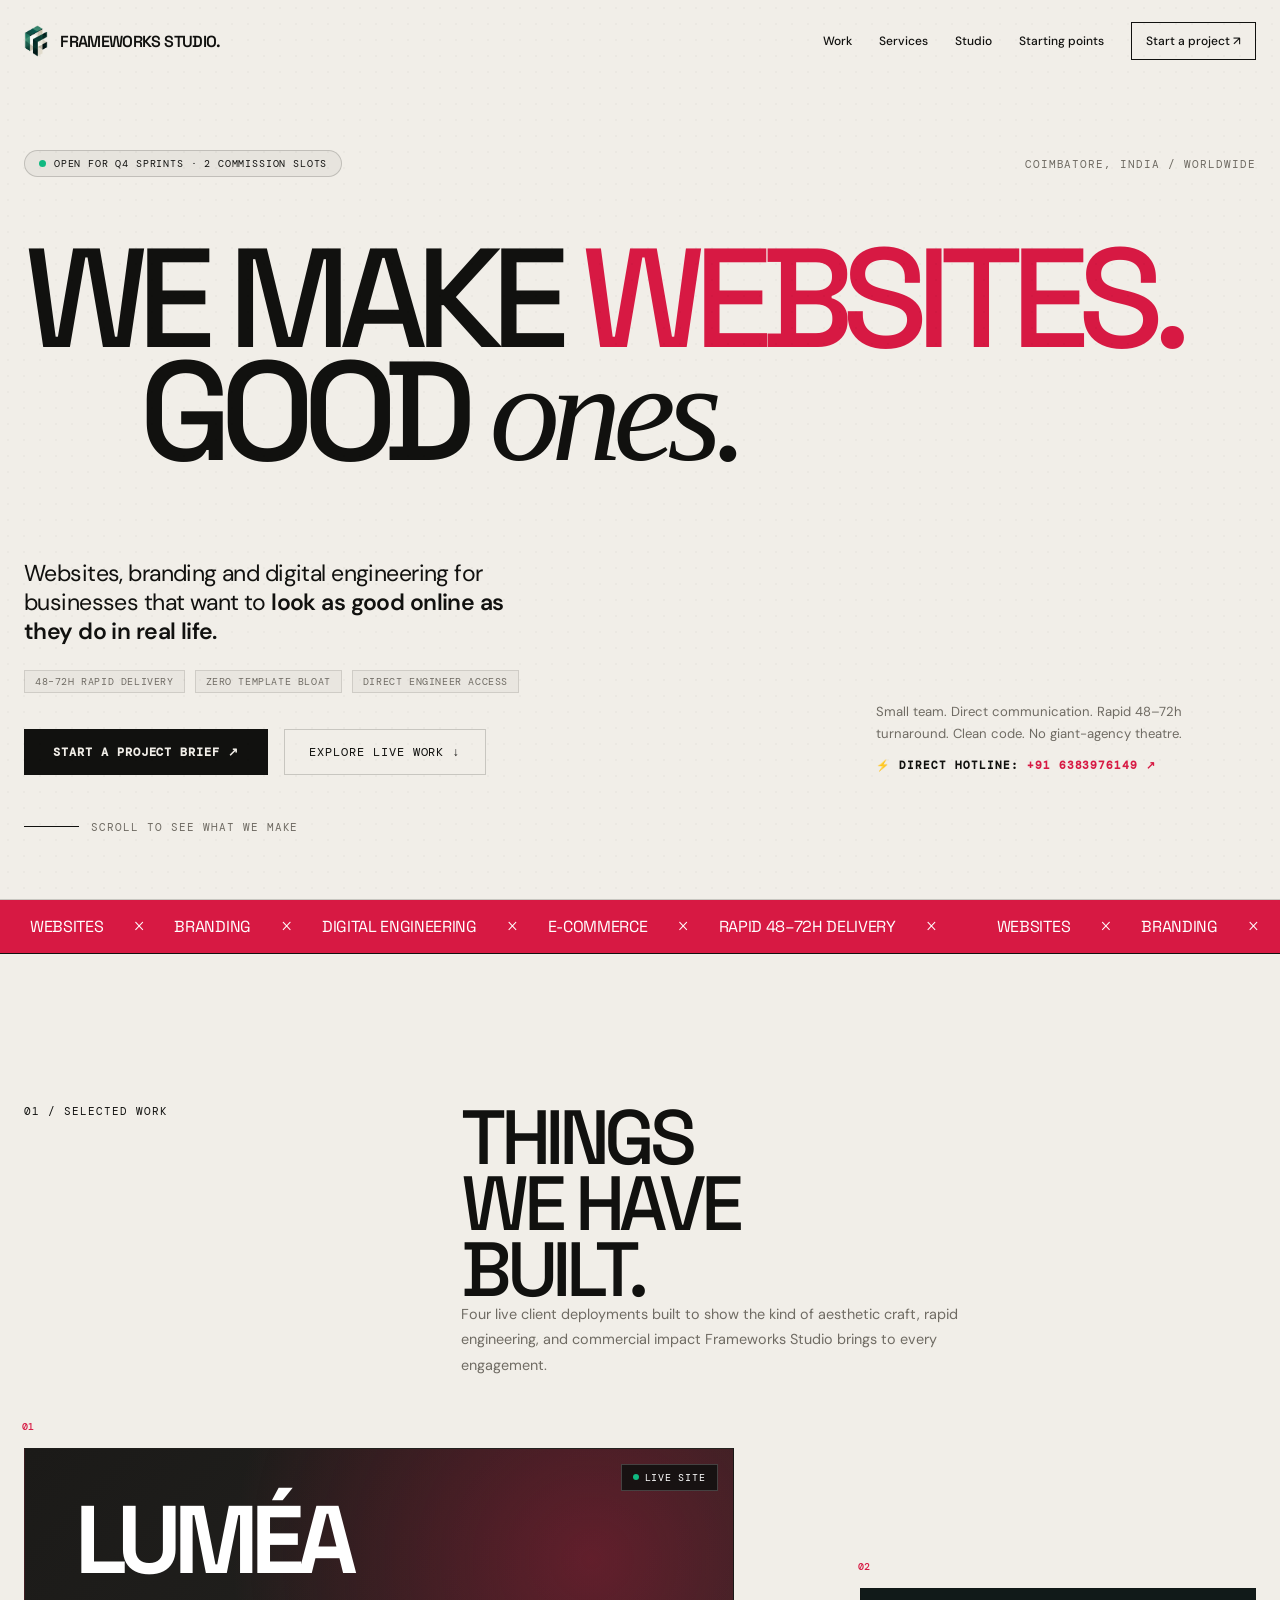
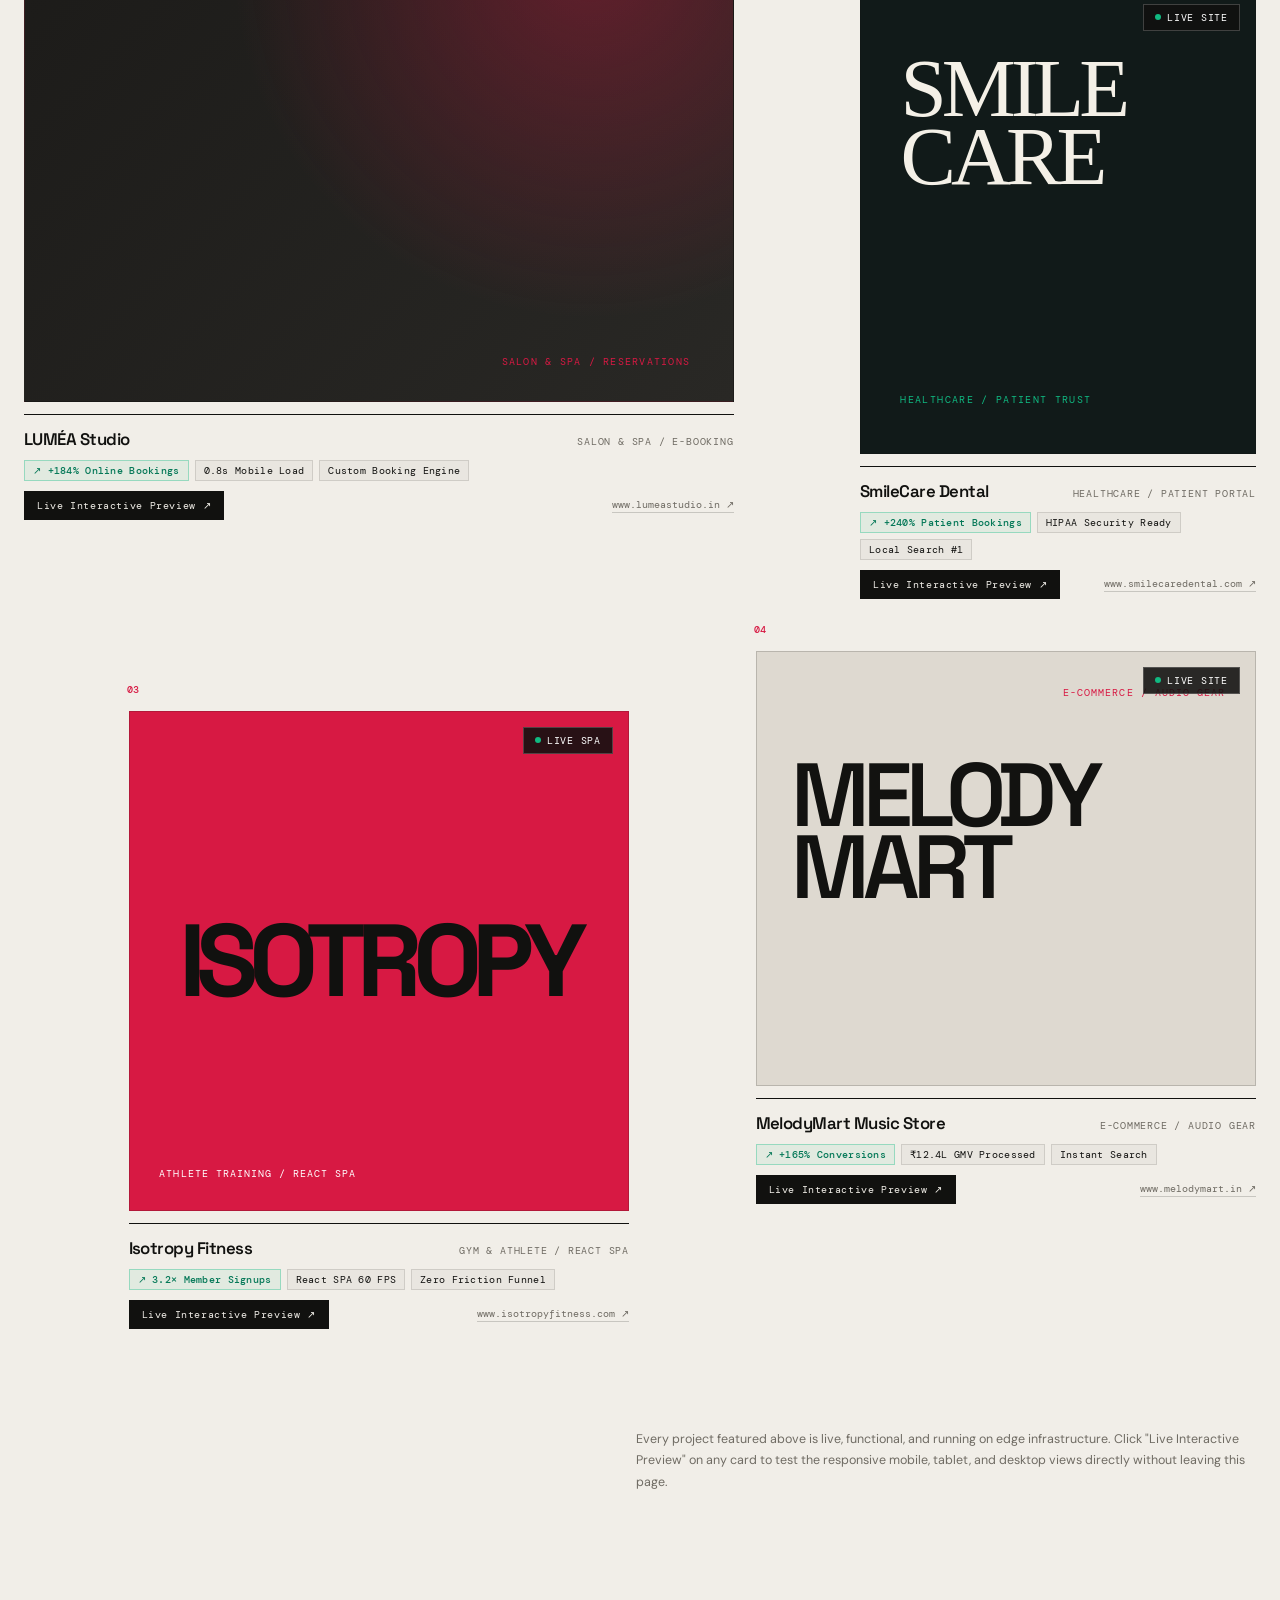
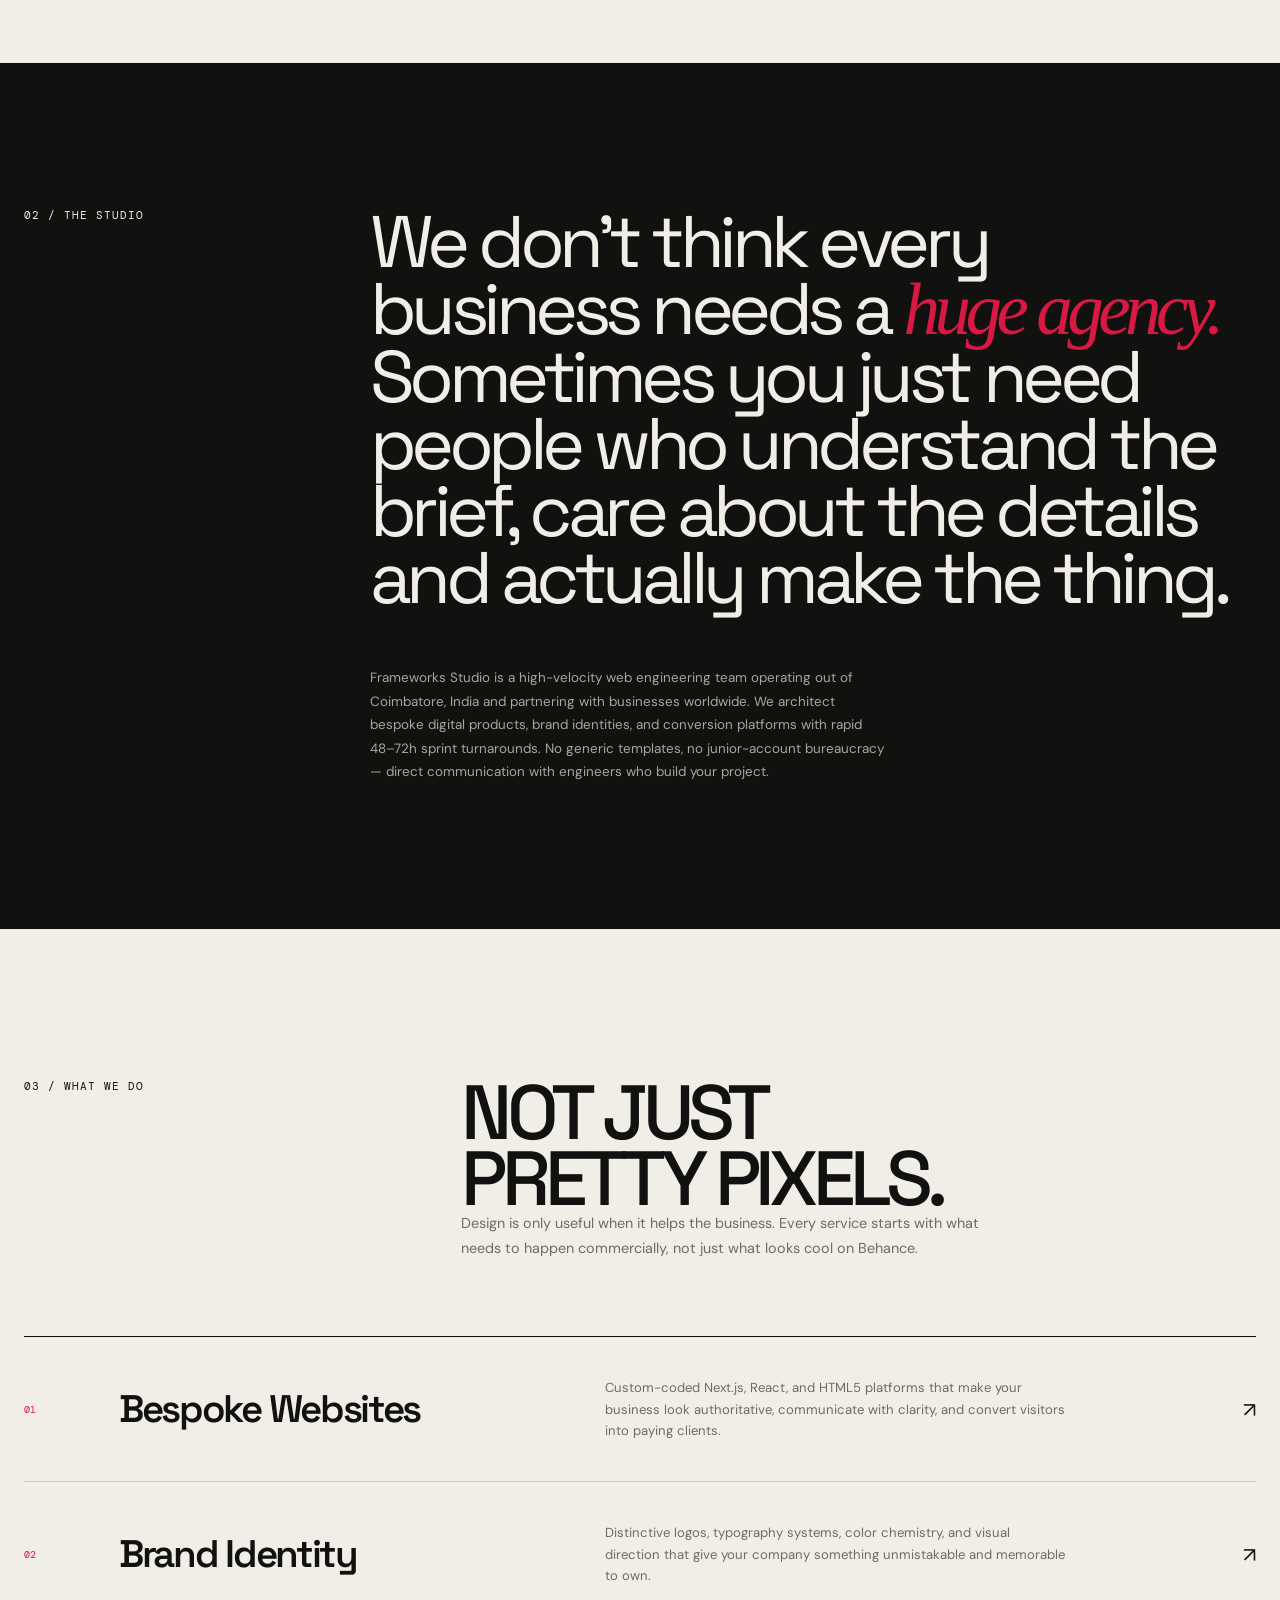
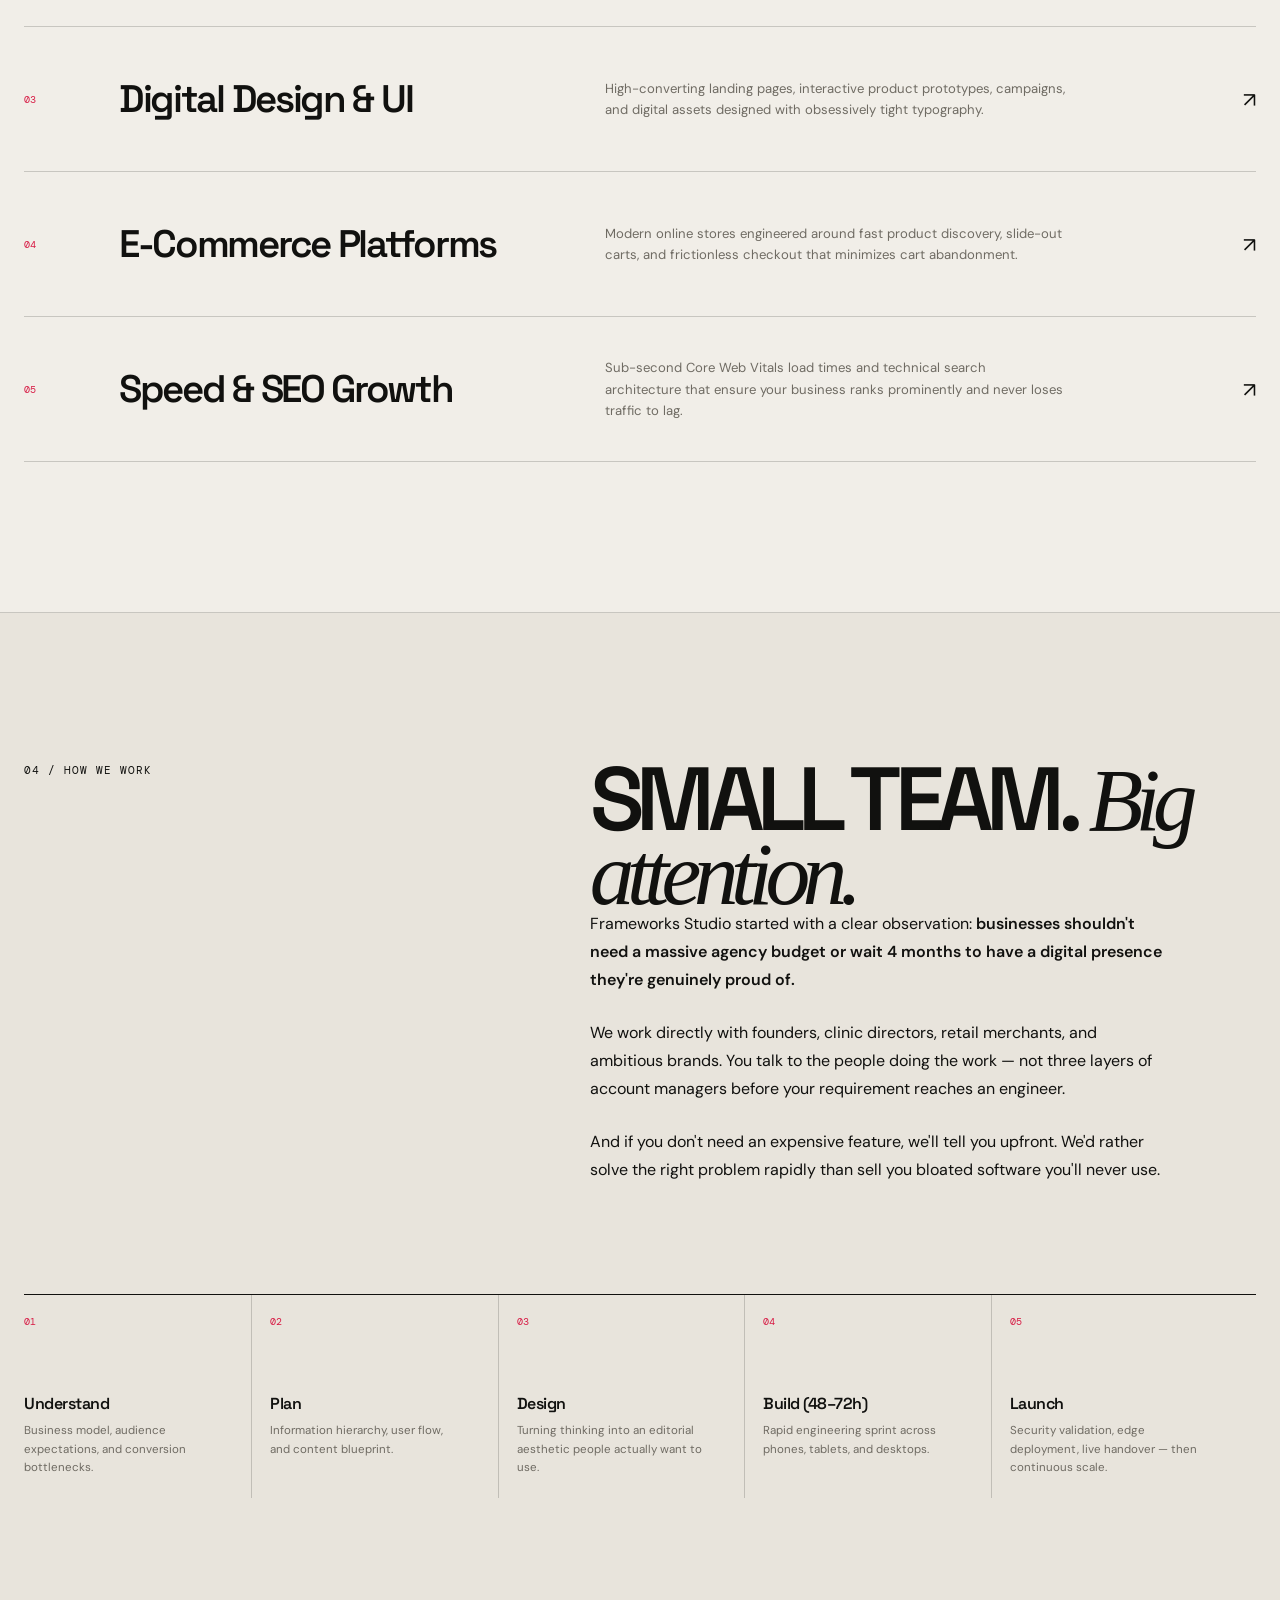
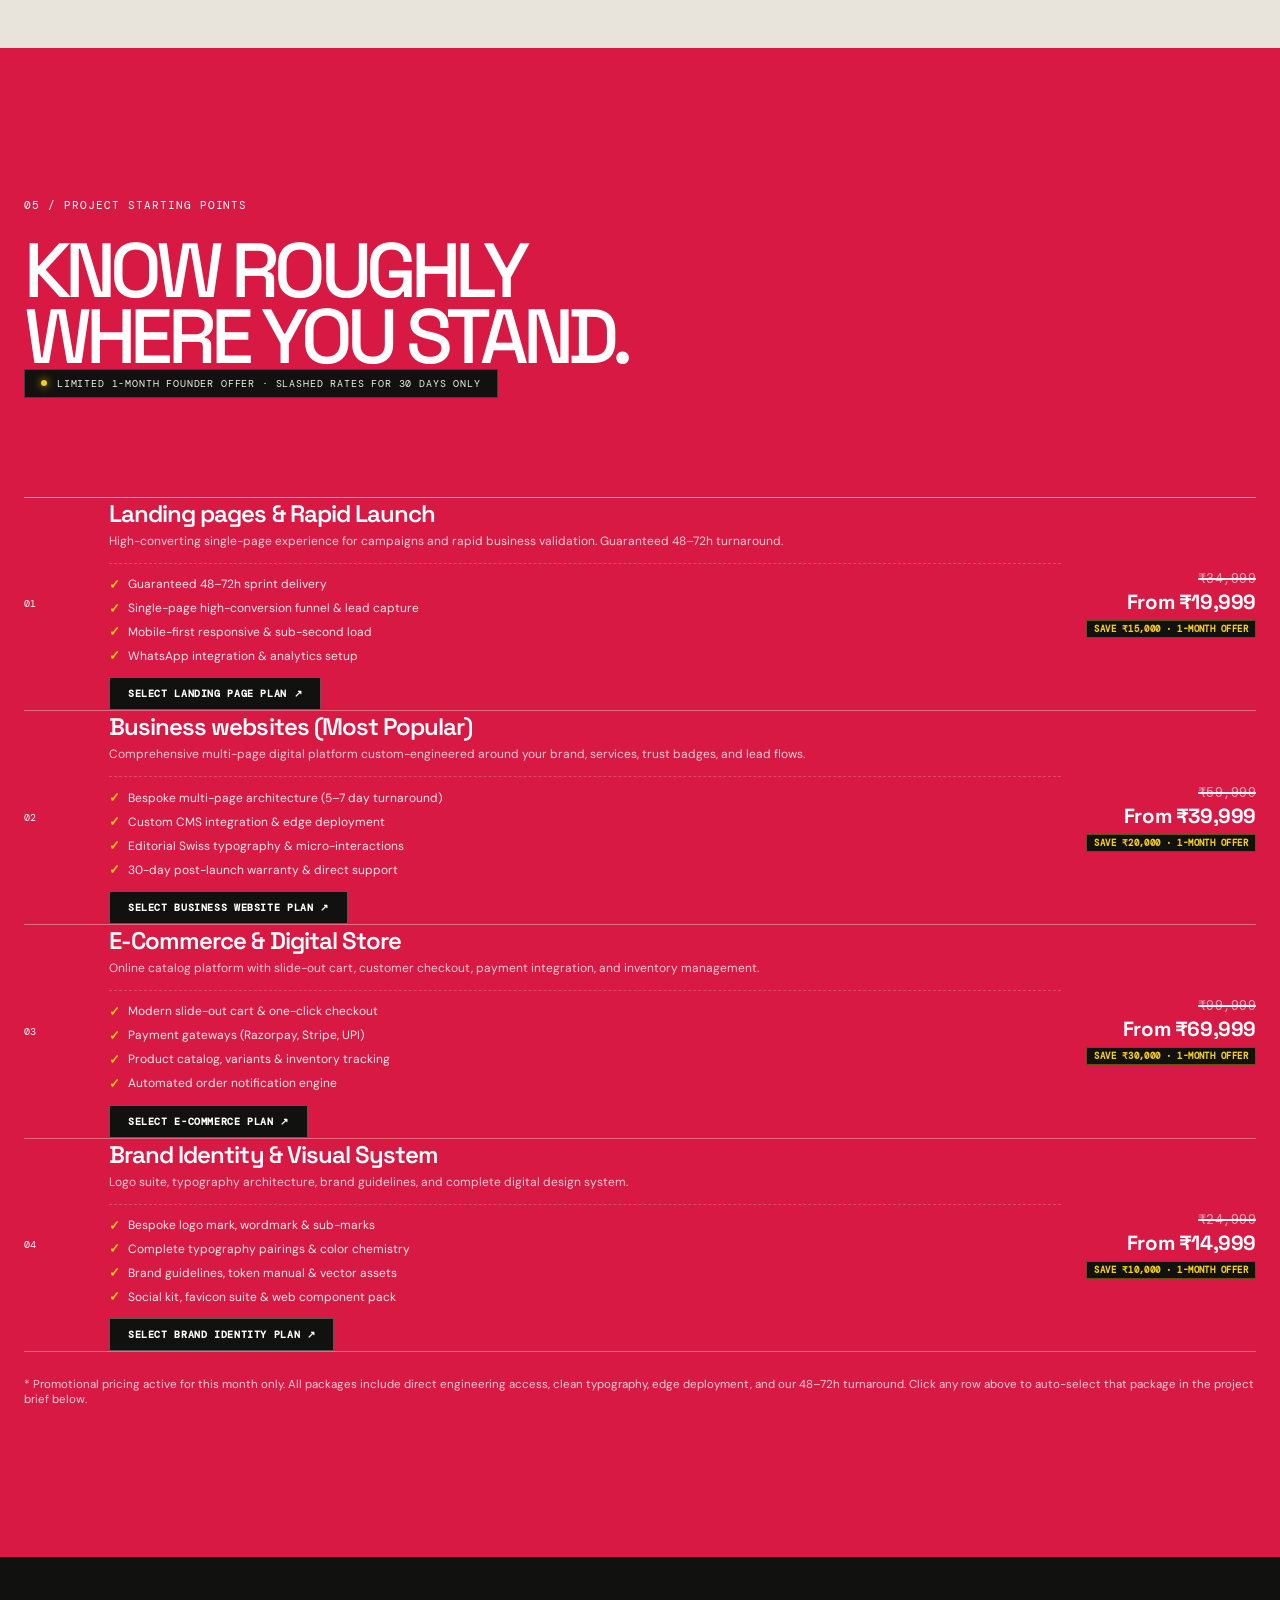
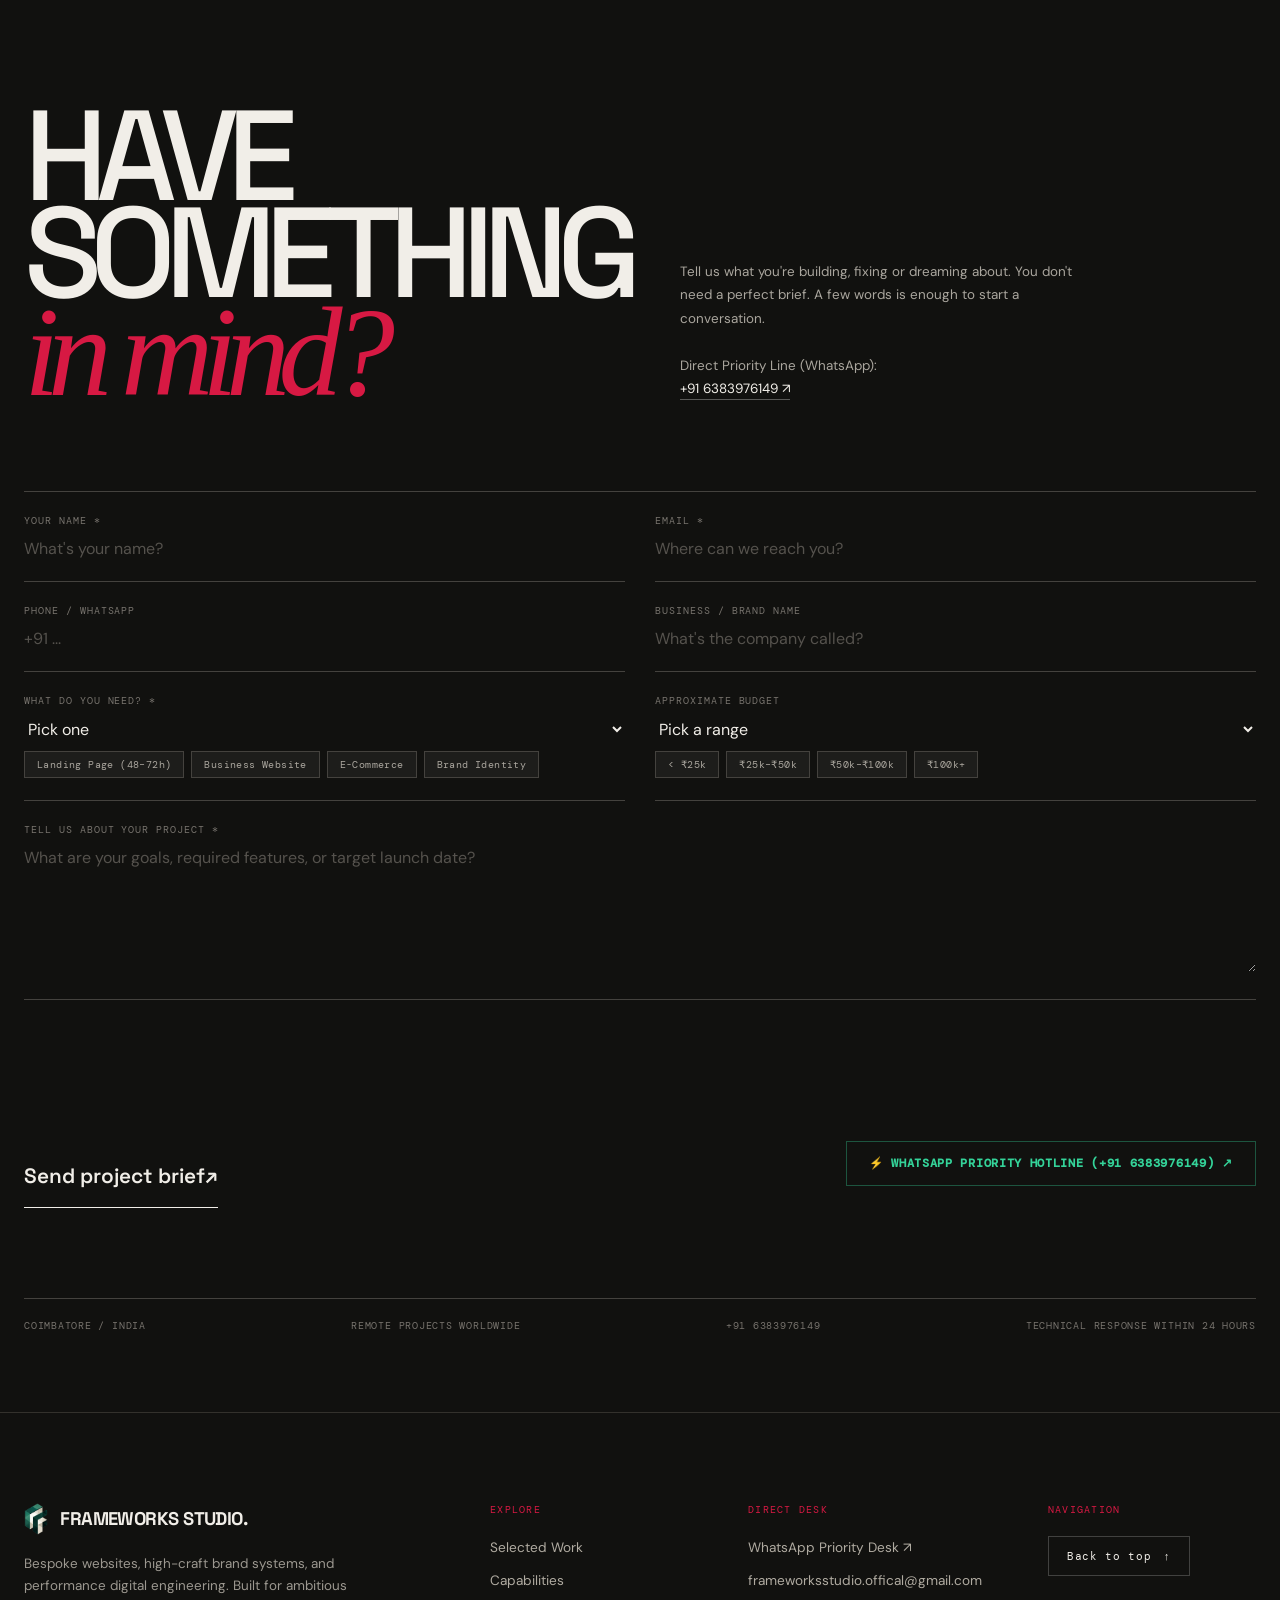
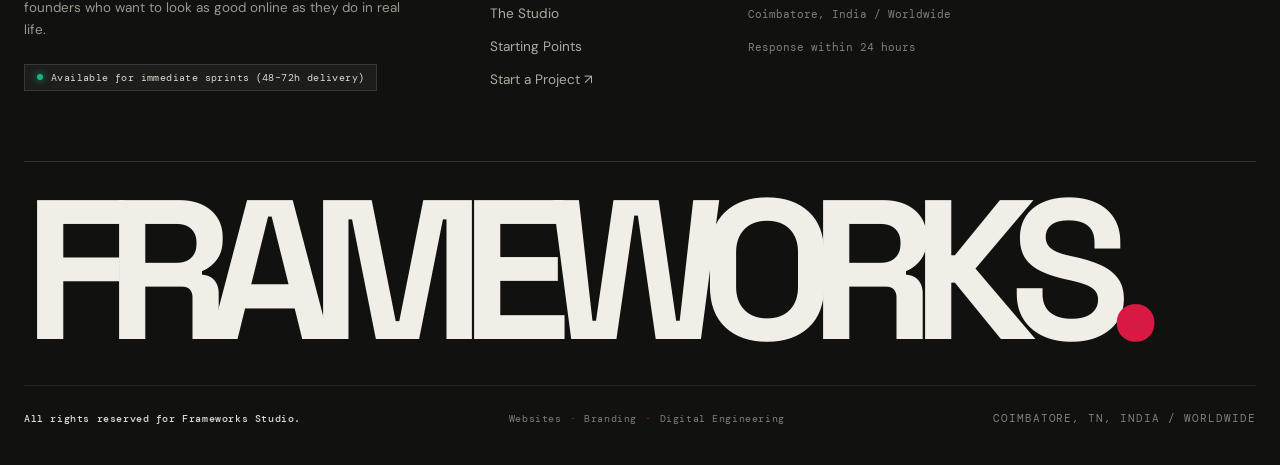
<file: index.html>
<!DOCTYPE html>
<html lang="en">
<head>
  <meta charset="UTF-8" />
  <meta name="viewport" content="width=device-width, initial-scale=1.0" />

  <title>Frameworks Studio — Web Design Agency India | Websites, Branding &amp; Engineering</title>
  <meta name="description" content="Frameworks Studio is a premier web design and digital engineering agency in India. We craft bespoke websites, high-converting landing pages, and e-commerce stores with rapid 48–72h turnaround." />
  <meta name="keywords" content="web design agency India, website development India, landing page design, bespoke web design, ecommerce development, Swiss web design, UI UX design India, Frameworks Studio" />
  <meta name="author" content="Frameworks Studio" />
  <meta name="geo.region" content="IN" />
  <meta name="theme-color" content="#f1eee8" />
  <meta name="robots" content="index, follow, max-image-preview:large, max-snippet:-1, max-video-preview:-1" />

  <!-- Canonical URL -->
  <link rel="canonical" href="https://frameworksstudio-company-officialwe.vercel.app/" />

  <!-- Google Search Console Verification -->
  <meta name="google-site-verification" content="google705d82e28562a3ac" />

  <!-- Open Graph / Facebook / WhatsApp -->
  <meta property="og:type" content="website" />
  <meta property="og:url" content="https://frameworksstudio-company-officialwe.vercel.app/" />
  <meta property="og:title" content="Frameworks Studio — Web Design Agency India" />
  <meta property="og:description" content="High-craft digital engineering, bespoke business websites, and high-conversion landing pages. Rapid 48–72h delivery for ambitious Indian brands." />
  <meta property="og:image" content="https://frameworksstudio-company-officialwe.vercel.app/assets/logo.png" />
  <meta property="og:image:alt" content="Frameworks Studio Web Design Agency" />
  <meta property="og:site_name" content="Frameworks Studio" />
  <meta property="og:locale" content="en_IN" />

  <!-- Twitter / X Cards -->
  <meta name="twitter:card" content="summary_large_image" />
  <meta name="twitter:url" content="https://frameworksstudio-company-officialwe.vercel.app/" />
  <meta name="twitter:title" content="Frameworks Studio — Web Design Agency India" />
  <meta name="twitter:description" content="High-craft digital engineering, bespoke business websites, and high-conversion landing pages with rapid 48–72h delivery." />
  <meta name="twitter:image" content="https://frameworksstudio-company-officialwe.vercel.app/assets/logo.png" />

  <!-- Official Company Favicon -->
  <link rel="icon" type="image/png" href="assets/logo-icon.png" />
  <link rel="shortcut icon" href="assets/logo-icon.png" />
  <link rel="apple-touch-icon" href="assets/logo-icon.png" />

  <!-- JSON-LD Structured Data (Schema.org) -->
  <script type="application/ld+json">
  {
    "@context": "https://schema.org",
    "@graph": [
      {
        "@type": "WebSite",
        "@id": "https://frameworksstudio-company-officialwe.vercel.app/#website",
        "url": "https://frameworksstudio-company-officialwe.vercel.app/",
        "name": "Frameworks Studio",
        "description": "High-craft web design, bespoke digital engineering, and brand identities.",
        "publisher": {
          "@id": "https://frameworksstudio-company-officialwe.vercel.app/#organization"
        },
        "inLanguage": "en-IN"
      },
      {
        "@type": "ProfessionalService",
        "@id": "https://frameworksstudio-company-officialwe.vercel.app/#organization",
        "name": "Frameworks Studio",
        "alternateName": "Frameworks Studio India",
        "url": "https://frameworksstudio-company-officialwe.vercel.app/",
        "logo": "https://frameworksstudio-company-officialwe.vercel.app/assets/logo-icon.png",
        "image": "https://frameworksstudio-company-officialwe.vercel.app/assets/logo.png",
        "description": "Frameworks Studio crafts bespoke business websites, landing pages, and e-commerce platforms with guaranteed 48–72h turnaround for brands across India.",
        "email": "frameworksstudio.offical@gmail.com",
        "telephone": "+916383976149",
        "priceRange": "₹₹",
        "currenciesAccepted": "INR",
        "paymentAccepted": "UPI, Net Banking, Credit Card, Debit Card",
        "address": {
          "@type": "PostalAddress",
          "addressCountry": "IN"
        },
        "areaServed": [
          {
            "@type": "Country",
            "name": "India"
          }
        ],
        "hasOfferCatalog": {
          "@type": "OfferCatalog",
          "name": "Web Design & Digital Engineering Packages",
          "itemListElement": [
            {
              "@type": "Offer",
              "name": "Landing Page Sprint",
              "description": "Single-page high-conversion funnel with analytics and 48–72h sprint delivery.",
              "price": "19999",
              "priceCurrency": "INR"
            },
            {
              "@type": "Offer",
              "name": "Business Website",
              "description": "Multi-page corporate presence, custom CMS, edge deployment, and Swiss typography.",
              "price": "39999",
              "priceCurrency": "INR"
            },
            {
              "@type": "Offer",
              "name": "E-Commerce Store",
              "description": "Complete online store with Razorpay/UPI checkout, product catalog, and order engine.",
              "price": "69999",
              "priceCurrency": "INR"
            },
            {
              "@type": "Offer",
              "name": "Brand Identity System",
              "description": "Full design identity, vector logo suite, typography rules, and collateral assets.",
              "price": "14999",
              "priceCurrency": "INR"
            }
          ]
        }
      }
    ]
  }
  </script>

  <!-- High-Craft Typography (Google Fonts) -->
  <link rel="preconnect" href="https://fonts.googleapis.com">
  <link rel="preconnect" href="https://fonts.gstatic.com" crossorigin>
  <link href="https://fonts.googleapis.com/css2?family=DM+Mono:wght@400;500&family=DM+Sans:wght@400;500;600&family=Space+Grotesk:wght@400;500;600;700&display=swap" rel="stylesheet">

  <!-- Environment Config & Cloudflare Turnstile CAPTCHA API -->
  <script>
    window.turnstileToken = "";
    window.onTurnstileSuccess = function(token) {
      window.turnstileToken = token;
      var notice = document.getElementById('formNotice');
      if (notice && notice.textContent.includes('CAPTCHA')) {
        notice.classList.add('hidden');
      }
    };
    window.onTurnstileExpired = function() { window.turnstileToken = ""; };
    window.onTurnstileError = function() { window.turnstileToken = ""; };
  </script>
  <script src="js/env.js"></script>
  <script src="https://challenges.cloudflare.com/turnstile/v0/api.js" async defer></script>

  <!-- Agency Swiss Editorial Stylesheet -->
  <link rel="stylesheet" href="css/styles.css?v=4.0">
</head>

<body class="is-loading">

  <!-- PAGE LOADER SCREEN -->
  <div id="pageLoader" aria-label="Loading Frameworks Studio">
    <div class="loader-inner">
      <div class="loader-top">
        <div class="loader-logo">
          <img src="assets/logo-icon.png" alt="Frameworks Studio Logo" class="logo-img" style="height: 26px; width: auto;" />
          FRAMEWORKS STUDIO.
        </div>
        <span class="mono">Frameworks Studio / 2026</span>
      </div>

      <div class="loader-center">
        <div class="loader-percent" id="loaderPercent">0%</div>
        <div class="loader-bar" aria-hidden="true"><span id="loaderBar"></span></div>
        <div class="loader-status mono" id="loaderStatus">Preparing digital experience</div>
      </div>

      <div class="loader-bottom">
        <span class="mono">Coimbatore, India / Worldwide</span>
        <span class="mono">Please wait / Loading</span>
      </div>
    </div>
  </div>

  <!-- NAVIGATION -->
  <nav class="nav" id="nav">
    <div class="nav-inner">
      <a class="logo" href="#top" aria-label="Frameworks Studio home">
        <img src="assets/logo-icon.png" alt="Frameworks Studio Logo" class="logo-img" />
        FRAMEWORKS STUDIO.
      </a>

      <div class="nav-links">
        <a href="#work">Work</a>
        <a href="#services">Services</a>
        <a href="#about">Studio</a>
        <a href="#pricing">Starting points</a>
        <a class="nav-project" href="#contact">Start a project ↗</a>
      </div>

      <button class="menu" id="menuButton" aria-label="Open menu">☰</button>
    </div>
  </nav>

  <!-- MOBILE DROPDOWN MENU -->
  <div class="mobile-nav" id="mobileNav">
    <a href="#work">Work</a>
    <a href="#services">Services</a>
    <a href="#about">Studio</a>
    <a href="#pricing">Starting points</a>
    <a href="#contact">Start a project ↗</a>
  </div>

  <main id="top">

    <!-- HERO SECTION -->
    <section class="hero">
      <div class="wrap">
        <div class="hero-meta reveal">
          <div class="availability-pill">
            <span class="pulse-dot"></span>
            <span>Open for Q4 Sprints · 2 Commission Slots</span>
          </div>
          <span class="mono right">Coimbatore, India / Worldwide</span>
        </div>

        <h1 class="hero-title reveal">
          We make
          <span class="red">websites.</span>
          <br>
          <span class="indent">Good</span>
          <span class="serif"> ones.</span>
        </h1>

        <div class="hero-bottom">
          <div>
            <p class="hero-statement reveal">
              Websites, branding and digital engineering for businesses
              that want to <strong>look as good online as they do in real life.</strong>
            </p>
            <div class="hero-tags reveal">
              <span class="tag-pill">48–72h Rapid Delivery</span>
              <span class="tag-pill">Zero Template Bloat</span>
              <span class="tag-pill">Direct Engineer Access</span>
            </div>
            <div class="hero-actions reveal">
              <a href="#contact" class="btn-hero-primary">Start a Project Brief ↗</a>
              <a href="#work" class="btn-hero-secondary">Explore Live Work ↓</a>
            </div>
          </div>

          <div class="hero-note reveal">
            <p style="margin-bottom: 12px;">Small team. Direct communication. Rapid 48–72h turnaround. Clean code. No giant-agency theatre.</p>
            <div class="mono" style="color: var(--ink); font-weight: 600;">⚡ Direct Hotline: <a href="https://wa.me/916383976149" target="_blank" style="color: var(--red);">+91 6383976149 ↗</a></div>
          </div>
        </div>

        <div class="scroll-mark reveal">
          <span class="scroll-line"></span>
          <span class="mono">Scroll to see what we make</span>
        </div>
      </div>
    </section>

    <!-- RUNNING TICKER STRIP -->
    <div class="ticker" aria-hidden="true">
      <div class="ticker-track">
        <div class="ticker-item">Websites <b>×</b> Branding <b>×</b> Digital Engineering <b>×</b> E-Commerce <b>×</b> Rapid 48–72h Delivery <b>×</b></div>
        <div class="ticker-item">Websites <b>×</b> Branding <b>×</b> Digital Engineering <b>×</b> E-Commerce <b>×</b> Rapid 48–72h Delivery <b>×</b></div>
      </div>
    </div>

    <!-- 01 / SELECTED WORK -->
    <section class="work" id="work">
      <div class="wrap">
        <div class="section-top">
          <div class="mono reveal">01 / Selected work</div>
          <div class="reveal">
            <h2 class="section-title">Things<br>we have<br>built.</h2>
            <p class="section-intro">
              Four live client deployments built to show the kind of
              aesthetic craft, rapid engineering, and commercial impact Frameworks Studio brings to every engagement.
            </p>
          </div>
        </div>

        <div class="work-grid">

          <!-- Project 01: LUMÉA Studio -->
          <article class="work-item reveal">
            <span class="project-index">01</span>
            <div class="project-visual visual-lumea" data-preview-url="https://lumea-studio-orpin.vercel.app/" data-display-url="https://www.lumeastudio.in" data-preview-title="LUMÉA Studio — Live Client Demo">
              <span class="visual-badge"><span></span> Live Site</span>
            </div>
            <div class="project-caption">
              <div class="project-name">LUMÉA Studio</div>
              <div class="project-type">Salon & Spa / E-Booking</div>
            </div>
            <div class="project-metrics">
              <span class="metric-chip positive">↗ +184% Online Bookings</span>
              <span class="metric-chip">0.8s Mobile Load</span>
              <span class="metric-chip">Custom Booking Engine</span>
            </div>
            <div class="project-actions">
              <button class="btn-preview" data-preview-url="https://lumea-studio-orpin.vercel.app/" data-display-url="https://www.lumeastudio.in" data-preview-title="LUMÉA Studio — Live Client Demo">
                Live Interactive Preview ↗
              </button>
              <a class="link-site" href="https://lumea-studio-orpin.vercel.app/" target="_blank" rel="noopener noreferrer">
                www.lumeastudio.in ↗
              </a>
            </div>
          </article>

          <!-- Project 02: SmileCare Dental -->
          <article class="work-item reveal">
            <span class="project-index">02</span>
            <div class="project-visual visual-dental" data-preview-url="https://simlecare-com.vercel.app/" data-display-url="https://www.smilecaredental.com" data-preview-title="SmileCare Dental — Live Client Demo">
              <span class="visual-badge"><span></span> Live Site</span>
            </div>
            <div class="project-caption">
              <div class="project-name">SmileCare Dental</div>
              <div class="project-type">Healthcare / Patient Portal</div>
            </div>
            <div class="project-metrics">
              <span class="metric-chip positive">↗ +240% Patient Bookings</span>
              <span class="metric-chip">HIPAA Security Ready</span>
              <span class="metric-chip">Local Search #1</span>
            </div>
            <div class="project-actions">
              <button class="btn-preview" data-preview-url="https://simlecare-com.vercel.app/" data-display-url="https://www.smilecaredental.com" data-preview-title="SmileCare Dental — Live Client Demo">
                Live Interactive Preview ↗
              </button>
              <a class="link-site" href="https://simlecare-com.vercel.app/" target="_blank" rel="noopener noreferrer">
                www.smilecaredental.com ↗
              </a>
            </div>
          </article>

          <!-- Project 03: Isotropy Fitness -->
          <article class="work-item reveal">
            <span class="project-index">03</span>
            <div class="project-visual visual-fitness" data-preview-url="https://isotropy-nine.vercel.app/" data-display-url="https://www.isotropyfitness.com" data-preview-title="Isotropy Fitness — Live Client Demo">
              <span class="visual-badge"><span></span> Live SPA</span>
            </div>
            <div class="project-caption">
              <div class="project-name">Isotropy Fitness</div>
              <div class="project-type">Gym & Athlete / React SPA</div>
            </div>
            <div class="project-metrics">
              <span class="metric-chip positive">↗ 3.2× Member Signups</span>
              <span class="metric-chip">React SPA 60 FPS</span>
              <span class="metric-chip">Zero Friction Funnel</span>
            </div>
            <div class="project-actions">
              <button class="btn-preview" data-preview-url="https://isotropy-nine.vercel.app/" data-display-url="https://www.isotropyfitness.com" data-preview-title="Isotropy Fitness — Live Client Demo">
                Live Interactive Preview ↗
              </button>
              <a class="link-site" href="https://isotropy-nine.vercel.app/" target="_blank" rel="noopener noreferrer">
                www.isotropyfitness.com ↗
              </a>
            </div>
          </article>

          <!-- Project 04: MelodyMart Music -->
          <article class="work-item reveal">
            <span class="project-index">04</span>
            <div class="project-visual visual-music" data-preview-url="https://melodymart-com.vercel.app/" data-display-url="https://www.melodymart.in" data-preview-title="MelodyMart Music — Live Client Demo">
              <span class="visual-badge"><span></span> Live Site</span>
            </div>
            <div class="project-caption">
              <div class="project-name">MelodyMart Music Store</div>
              <div class="project-type">E-Commerce / Audio Gear</div>
            </div>
            <div class="project-metrics">
              <span class="metric-chip positive">↗ +165% Conversions</span>
              <span class="metric-chip">₹12.4L GMV Processed</span>
              <span class="metric-chip">Instant Search</span>
            </div>
            <div class="project-actions">
              <button class="btn-preview" data-preview-url="https://melodymart-com.vercel.app/" data-display-url="https://www.melodymart.in" data-preview-title="MelodyMart Music — Live Client Demo">
                Live Interactive Preview ↗
              </button>
              <a class="link-site" href="https://melodymart-com.vercel.app/" target="_blank" rel="noopener noreferrer">
                www.melodymart.in ↗
              </a>
            </div>
          </article>

        </div>

        <p class="work-note reveal">
          Every project featured above is live, functional, and running on edge infrastructure. Click "Live Interactive Preview" on any card to test the responsive mobile, tablet, and desktop views directly without leaving this page.
        </p>
      </div>
    </section>

    <!-- 02 / THE STUDIO -->
    <section class="statement" id="about-studio">
      <div class="wrap">
        <div class="statement-inner">
          <div class="mono reveal">02 / The studio</div>

          <div>
            <p class="statement-copy reveal">
              We don't think every business needs a
              <em>huge agency.</em>
              Sometimes you just need people who understand the brief,
              care about the details and actually make the thing.
            </p>

            <p class="statement-foot reveal">
              Frameworks Studio is a high-velocity web engineering team operating out of Coimbatore, India and partnering with businesses worldwide. We architect bespoke digital products, brand identities, and conversion platforms with rapid 48–72h sprint turnarounds. No generic templates, no junior-account bureaucracy — direct communication with engineers who build your project.
            </p>
          </div>
        </div>
      </div>
    </section>

    <!-- 03 / WHAT WE DO -->
    <section class="services" id="services">
      <div class="wrap">
        <div class="section-top">
          <div class="mono reveal">03 / What we do</div>
          <div class="reveal">
            <h2 class="section-title">Not just<br>pretty pixels.</h2>
            <p class="section-intro">
              Design is only useful when it helps the business. Every
              service starts with what needs to happen commercially, not just what looks cool on Behance.
            </p>
          </div>
        </div>

        <div class="service-list">

          <article class="service-row reveal" data-service="Websites">
            <div class="service-num">01</div>
            <div class="service-name">Bespoke Websites</div>
            <div class="service-desc">Custom-coded Next.js, React, and HTML5 platforms that make your business look authoritative, communicate with clarity, and convert visitors into paying clients.</div>
            <div class="service-arrow">↗</div>
          </article>

          <article class="service-row reveal" data-service="Brand Identity">
            <div class="service-num">02</div>
            <div class="service-name">Brand Identity</div>
            <div class="service-desc">Distinctive logos, typography systems, color chemistry, and visual direction that give your company something unmistakable and memorable to own.</div>
            <div class="service-arrow">↗</div>
          </article>

          <article class="service-row reveal" data-service="Digital Design">
            <div class="service-num">03</div>
            <div class="service-name">Digital Design & UI</div>
            <div class="service-desc">High-converting landing pages, interactive product prototypes, campaigns, and digital assets designed with obsessively tight typography.</div>
            <div class="service-arrow">↗</div>
          </article>

          <article class="service-row reveal" data-service="E-commerce">
            <div class="service-num">04</div>
            <div class="service-name">E-Commerce Platforms</div>
            <div class="service-desc">Modern online stores engineered around fast product discovery, slide-out carts, and frictionless checkout that minimizes cart abandonment.</div>
            <div class="service-arrow">↗</div>
          </article>

          <article class="service-row reveal" data-service="SEO & Growth">
            <div class="service-num">05</div>
            <div class="service-name">Speed & SEO Growth</div>
            <div class="service-desc">Sub-second Core Web Vitals load times and technical search architecture that ensure your business ranks prominently and never loses traffic to lag.</div>
            <div class="service-arrow">↗</div>
          </article>

        </div>
      </div>
    </section>

    <!-- 04 / HOW WE WORK -->
    <section class="about" id="about">
      <div class="wrap">
        <div class="about-grid">
          <div class="mono reveal">04 / How we work</div>

          <div>
            <h2 class="about-big reveal">
              Small team.
              <span class="serif">Big attention.</span>
            </h2>

            <div class="about-copy">
              <p class="reveal">
                Frameworks Studio started with a clear observation:
                <strong>businesses shouldn't need a massive agency budget
                or wait 4 months to have a digital presence they're genuinely proud of.</strong>
              </p>

              <p class="reveal">
                We work directly with founders, clinic directors, retail merchants,
                and ambitious brands. You talk to the people doing the work — not three layers of account managers before your requirement reaches an engineer.
              </p>

              <p class="reveal">
                And if you don't need an expensive feature, we'll tell you upfront. We'd rather solve the right problem rapidly than sell you bloated software you'll never use.
              </p>
            </div>
          </div>
        </div>

        <div class="process-line">
          <div class="process-step reveal">
            <div class="num">01</div>
            <h3>Understand</h3>
            <p>Business model, audience expectations, and conversion bottlenecks.</p>
          </div>
          <div class="process-step reveal">
            <div class="num">02</div>
            <h3>Plan</h3>
            <p>Information hierarchy, user flow, and content blueprint.</p>
          </div>
          <div class="process-step reveal">
            <div class="num">03</div>
            <h3>Design</h3>
            <p>Turning thinking into an editorial aesthetic people actually want to use.</p>
          </div>
          <div class="process-step reveal">
            <div class="num">04</div>
            <h3>Build (48–72h)</h3>
            <p>Rapid engineering sprint across phones, tablets, and desktops.</p>
          </div>
          <div class="process-step reveal">
            <div class="num">05</div>
            <h3>Launch</h3>
            <p>Security validation, edge deployment, live handover — then continuous scale.</p>
          </div>
        </div>
      </div>
    </section>

    <!-- 05 / PROJECT STARTING POINTS (PRICING) -->
    <section class="pricing" id="pricing">
      <div class="wrap">
        <div class="mono reveal">05 / Project starting points</div>

        <h2 class="section-title reveal" style="margin-top:25px;">
          Know roughly<br>where you stand.
        </h2>

        <div class="pricing-promo-banner reveal">
          <span class="pulse-dot"></span> Limited 1-Month Founder Offer · Slashed Rates For 30 Days Only
        </div>

        <div class="price-list">
          <!-- Tier 1: Basics -->
          <div class="price-row reveal" data-plan="Landing Page (Special 1-Month Rate: ₹19,999, was ₹34,999)" data-service="Landing Page" data-budget="₹15k – ₹30k">
            <div class="num">01</div>
            <div>
              <h3>Landing pages & Rapid Launch</h3>
              <p>High-converting single-page experience for campaigns and rapid business validation. Guaranteed 48–72h turnaround.</p>
              <div class="price-scope">
                <div class="price-scope-item"><span class="check">✓</span> Guaranteed 48–72h sprint delivery</div>
                <div class="price-scope-item"><span class="check">✓</span> Single-page high-conversion funnel & lead capture</div>
                <div class="price-scope-item"><span class="check">✓</span> Mobile-first responsive & sub-second load</div>
                <div class="price-scope-item"><span class="check">✓</span> WhatsApp integration & analytics setup</div>
              </div>
              <button class="btn-select-tier" type="button">Select Landing Page Plan ↗</button>
            </div>
            <div class="price">
              <span class="price-original">₹34,999</span>
              <span class="price-current">From ₹19,999</span>
              <span class="price-save mono">Save ₹15,000 · 1-Month Offer</span>
            </div>
          </div>

          <!-- Tier 2: Standard -->
          <div class="price-row reveal" data-plan="Business Website (Special 1-Month Rate: ₹39,999, was ₹59,999)" data-service="Business Website" data-budget="₹30k – ₹60k">
            <div class="num">02</div>
            <div>
              <h3>Business websites (Most Popular)</h3>
              <p>Comprehensive multi-page digital platform custom-engineered around your brand, services, trust badges, and lead flows.</p>
              <div class="price-scope">
                <div class="price-scope-item"><span class="check">✓</span> Bespoke multi-page architecture (5–7 day turnaround)</div>
                <div class="price-scope-item"><span class="check">✓</span> Custom CMS integration & edge deployment</div>
                <div class="price-scope-item"><span class="check">✓</span> Editorial Swiss typography & micro-interactions</div>
                <div class="price-scope-item"><span class="check">✓</span> 30-day post-launch warranty & direct support</div>
              </div>
              <button class="btn-select-tier" type="button">Select Business Website Plan ↗</button>
            </div>
            <div class="price">
              <span class="price-original">₹59,999</span>
              <span class="price-current">From ₹39,999</span>
              <span class="price-save mono">Save ₹20,000 · 1-Month Offer</span>
            </div>
          </div>

          <!-- Tier 3: E-Commerce -->
          <div class="price-row reveal" data-plan="E-Commerce Store (Special 1-Month Rate: ₹69,999, was ₹99,999)" data-service="E-Commerce Platform" data-budget="₹60k – ₹1,20,000">
            <div class="num">03</div>
            <div>
              <h3>E-Commerce & Digital Store</h3>
              <p>Online catalog platform with slide-out cart, customer checkout, payment integration, and inventory management.</p>
              <div class="price-scope">
                <div class="price-scope-item"><span class="check">✓</span> Modern slide-out cart & one-click checkout</div>
                <div class="price-scope-item"><span class="check">✓</span> Payment gateways (Razorpay, Stripe, UPI)</div>
                <div class="price-scope-item"><span class="check">✓</span> Product catalog, variants & inventory tracking</div>
                <div class="price-scope-item"><span class="check">✓</span> Automated order notification engine</div>
              </div>
              <button class="btn-select-tier" type="button">Select E-Commerce Plan ↗</button>
            </div>
            <div class="price">
              <span class="price-original">₹99,999</span>
              <span class="price-current">From ₹69,999</span>
              <span class="price-save mono">Save ₹30,000 · 1-Month Offer</span>
            </div>
          </div>

          <!-- Tier 4: Brand Identity -->
          <div class="price-row reveal" data-plan="Brand Identity (Special 1-Month Rate: ₹14,999, was ₹24,999)" data-service="Brand Identity System" data-budget="₹15k – ₹30k">
            <div class="num">04</div>
            <div>
              <h3>Brand Identity & Visual System</h3>
              <p>Logo suite, typography architecture, brand guidelines, and complete digital design system.</p>
              <div class="price-scope">
                <div class="price-scope-item"><span class="check">✓</span> Bespoke logo mark, wordmark & sub-marks</div>
                <div class="price-scope-item"><span class="check">✓</span> Complete typography pairings & color chemistry</div>
                <div class="price-scope-item"><span class="check">✓</span> Brand guidelines, token manual & vector assets</div>
                <div class="price-scope-item"><span class="check">✓</span> Social kit, favicon suite & web component pack</div>
              </div>
              <button class="btn-select-tier" type="button">Select Brand Identity Plan ↗</button>
            </div>
            <div class="price">
              <span class="price-original">₹24,999</span>
              <span class="price-current">From ₹14,999</span>
              <span class="price-save mono">Save ₹10,000 · 1-Month Offer</span>
            </div>
          </div>
        </div>

        <p class="price-note reveal">
          * Promotional pricing active for this month only. All packages include direct engineering access, clean typography, edge deployment, and our 48–72h turnaround. Click any row above to auto-select that package in the project brief below.
        </p>
      </div>
    </section>

    <!-- 06 / CONTACT & INQUIRY -->
    <section class="contact" id="contact">
      <div class="wrap">

        <div class="contact-head">
          <h2 class="contact-title reveal">
            Have<br>something<br><span class="serif">in mind?</span>
          </h2>

          <div class="contact-copy reveal">
            <p>
              Tell us what you're building, fixing or dreaming about.
              You don't need a perfect brief. A few words is enough to start
              a conversation.
            </p>
            <br>
            <p>
              Direct Priority Line (WhatsApp):
              <br>
              <a href="https://wa.me/916383976149" target="_blank" rel="noopener noreferrer">
                +91 6383976149 ↗
              </a>
            </p>
          </div>
        </div>

        <!-- Working Contact Form with Shielded Railway Proxy -->
        <form class="contact-form" id="contactForm">

          <div class="field reveal">
            <label for="name">Your name *</label>
            <input id="name" type="text" placeholder="What's your name?" required>
          </div>

          <div class="field reveal">
            <label for="email">Email *</label>
            <input id="email" type="email" placeholder="Where can we reach you?" required>
          </div>

          <div class="field reveal">
            <label for="phone">Phone / WhatsApp</label>
            <input id="phone" type="tel" placeholder="+91 ...">
          </div>

          <div class="field reveal">
            <label for="business">Business / Brand Name</label>
            <input id="business" type="text" placeholder="What's the company called?">
          </div>

          <div class="field reveal">
            <label for="service">What do you need? *</label>
            <select id="service" required>
              <option value="">Pick one</option>
              <option value="Landing Page">Landing Page (Rapid 48–72h)</option>
              <option value="Website">Business Website</option>
              <option value="Brand Identity">Brand Identity & Design</option>
              <option value="E-commerce">E-Commerce Platform</option>
              <option value="SEO & Growth">Speed Optimization & SEO</option>
              <option value="Not sure yet">Not sure yet / Consultation</option>
            </select>
            <div class="chip-container">
              <button type="button" class="chip-btn" data-target="service" data-val="Landing Page">Landing Page (48–72h)</button>
              <button type="button" class="chip-btn" data-target="service" data-val="Website">Business Website</button>
              <button type="button" class="chip-btn" data-target="service" data-val="E-commerce">E-Commerce</button>
              <button type="button" class="chip-btn" data-target="service" data-val="Brand Identity">Brand Identity</button>
            </div>
          </div>

          <div class="field reveal">
            <label for="budget">Approximate budget</label>
            <select id="budget">
              <option value="">Pick a range</option>
              <option value="Under ₹25,000">Under ₹25,000 (Rapid Landing Page)</option>
              <option value="₹25,000–₹50,000">₹25,000–₹50,000 (Standard Business Site)</option>
              <option value="₹50,000–₹1,00,000">₹50,000–₹1,00,000 (E-Commerce Platform)</option>
              <option value="₹1,00,000+">₹1,00,000+ (Custom Enterprise Solution)</option>
              <option value="Not sure yet">Not sure yet</option>
            </select>
            <div class="chip-container">
              <button type="button" class="chip-btn" data-target="budget" data-val="Under ₹25,000">&lt; ₹25k</button>
              <button type="button" class="chip-btn" data-target="budget" data-val="₹25,000–₹50,000">₹25k–₹50k</button>
              <button type="button" class="chip-btn" data-target="budget" data-val="₹50,000–₹1,00,000">₹50k–₹100k</button>
              <button type="button" class="chip-btn" data-target="budget" data-val="₹1,00,000+">₹100k+</button>
            </div>
          </div>

          <div class="field full reveal">
            <label for="message">Tell us about your project *</label>
            <textarea id="message" placeholder="What are your goals, required features, or target launch date?" required></textarea>
          </div>

          <!-- Honeypot anti-spam field -->
          <input type="text" id="bot_field" style="display:none;" tabindex="-1" autocomplete="off">

          <!-- Cloudflare Turnstile CAPTCHA container -->
          <div class="turnstile-box full reveal">
            <div class="cf-turnstile" data-sitekey="0x4AAAAAAFKUiavTO6RyaYd1" data-callback="onTurnstileSuccess" data-expired-callback="onTurnstileExpired" data-error-callback="onTurnstileError" data-theme="dark"></div>
          </div>

          <!-- Status Notice Message -->
          <div id="formNotice" class="form-notice full hidden"></div>

          <!-- Submit Action Buttons Row -->
          <div class="contact-cta-row">
            <button class="contact-submit reveal" type="submit" id="contactSubmitBtn">
              <span id="submitBtnText">Send project brief</span>
              <span>↗</span>
            </button>
            <a href="https://wa.me/916383976149?text=Hello%20Frameworks%20Studio%2C%20I%20would%20like%20to%20discuss%20a%20project%20sprint." target="_blank" rel="noopener noreferrer" class="btn-wa-direct reveal">
              <span>⚡ WhatsApp Priority Hotline (+91 6383976149)</span>
              <span>↗</span>
            </a>
          </div>

        </form>

        <div class="contact-details reveal">
          <span>Coimbatore / India</span>
          <span>Remote projects worldwide</span>
          <span><a href="https://wa.me/916383976149" target="_blank">+91 6383976149</a></span>
          <span>Technical response within 24 hours</span>
        </div>
      </div>
    </section>

  </main>

  <!-- ATTRACTIVE EDITORIAL FOOTER -->
  <footer class="footer" id="footer">
    <div class="wrap">
      <!-- Upper Footer Grid -->
      <div class="footer-top reveal">
        <div class="footer-col footer-brand-col">
          <div class="footer-logo">
            <img src="assets/logo-icon.png" alt="Frameworks Studio" class="footer-logo-img" />
            <span class="footer-brand-title">FRAMEWORKS STUDIO.</span>
          </div>
          <p class="footer-brand-desc">
            Bespoke websites, high-craft brand systems, and performance digital engineering. Built for ambitious founders who want to look as good online as they do in real life.
          </p>
          <div class="footer-badge">
            <span class="pulse-dot"></span> Available for immediate sprints (48–72h delivery)
          </div>
        </div>

        <div class="footer-col">
          <div class="footer-col-title mono">Explore</div>
          <ul class="footer-col-list">
            <li><a href="#work">Selected Work</a></li>
            <li><a href="#services">Capabilities</a></li>
            <li><a href="#about">The Studio</a></li>
            <li><a href="#pricing">Starting Points</a></li>
            <li><a href="#contact">Start a Project ↗</a></li>
          </ul>
        </div>

        <div class="footer-col">
          <div class="footer-col-title mono">Direct Desk</div>
          <ul class="footer-col-list">
            <li><a href="https://wa.me/916383976149?text=Hello%20Frameworks%20Studio" target="_blank" rel="noopener noreferrer">WhatsApp Priority Desk ↗</a></li>
            <li><a href="mailto:frameworksstudio.offical@gmail.com">frameworksstudio.offical@gmail.com</a></li>
            <li><span class="mono-meta">Coimbatore, India / Worldwide</span></li>
            <li><span class="mono-meta">Response within 24 hours</span></li>
          </ul>
        </div>

        <div class="footer-col footer-back-col">
          <div class="footer-col-title mono">Navigation</div>
          <a href="#top" class="back-to-top-btn" aria-label="Back to top">
            <span>Back to top</span>
            <span class="arrow-up">↑</span>
          </a>
        </div>
      </div>

      <!-- Giant Signature -->
      <div class="footer-big reveal" aria-hidden="true">
        FRAMEWORKS<span class="red">.</span>
      </div>

      <!-- Bottom Bar -->
      <div class="footer-bottom reveal">
        <div class="footer-copy">
          All rights reserved for Frameworks Studio.
        </div>
        <div class="footer-tags">
          <span>Websites</span>
          <span class="dot">·</span>
          <span>Branding</span>
          <span class="dot">·</span>
          <span>Digital Engineering</span>
        </div>
        <div class="footer-city mono">
          Coimbatore, TN, India / Worldwide
        </div>
      </div>
    </div>
  </footer>

  <!-- INTERACTIVE IN-APP PREVIEW MODAL -->
  <div id="previewModal" class="preview-modal" aria-hidden="true">
    <div class="modal-card">
      <div class="modal-header">
        <div class="modal-header-left">
          <span class="modal-live-dot"></span>
          <div>
            <div class="modal-title" id="previewTitle">Client Live Demo</div>
            <div class="modal-url mono" id="previewUrl">https://...</div>
          </div>
        </div>
        <div class="modal-devices">
          <button data-device-width="100%" class="device-btn active" title="Desktop View (100%)">Desktop</button>
          <button data-device-width="768px" class="device-btn" title="Tablet View (768px)">Tablet</button>
          <button data-device-width="375px" class="device-btn" title="Mobile View (375px)">Mobile</button>
        </div>
        <div class="modal-actions">
          <a id="previewExternalBtn" href="#" target="_blank" rel="noopener noreferrer" class="modal-ext-btn">
            Open New Tab ↗
          </a>
          <button id="closeModalBtn" class="modal-close-btn" aria-label="Close Preview Modal">×</button>
        </div>
      </div>
      <div class="modal-body" id="frameContainer">
        <iframe id="previewIframe" src="about:blank" title="Live Preview Screen" loading="lazy"></iframe>
      </div>
    </div>
  </div>

  <!-- SUBMISSION SUCCESS CONFIRMATION MODAL -->
  <div id="submissionSuccessModal" class="success-modal" aria-hidden="true">
    <div class="success-card">
      <h3 class="success-title">Project Brief Received.</h3>
      <p class="success-desc" id="successModalMessage">
        Thank you! Your specifications have been delivered to our engineering desk. For instant priority review, connect directly with our technical director on WhatsApp.
      </p>
      <div class="success-actions">
        <a id="waConfirmBtn" href="#" target="_blank" class="btn-wa">
          Connect on WhatsApp ↗
        </a>
        <button id="closeSuccessModalBtn" class="btn-close-modal">
          Close Window
        </button>
      </div>
    </div>
  </div>

  <!-- Agency Application Core Engine -->
  <script src="js/app.js?v=4.1" defer></script>
</body>
</html>
</file>
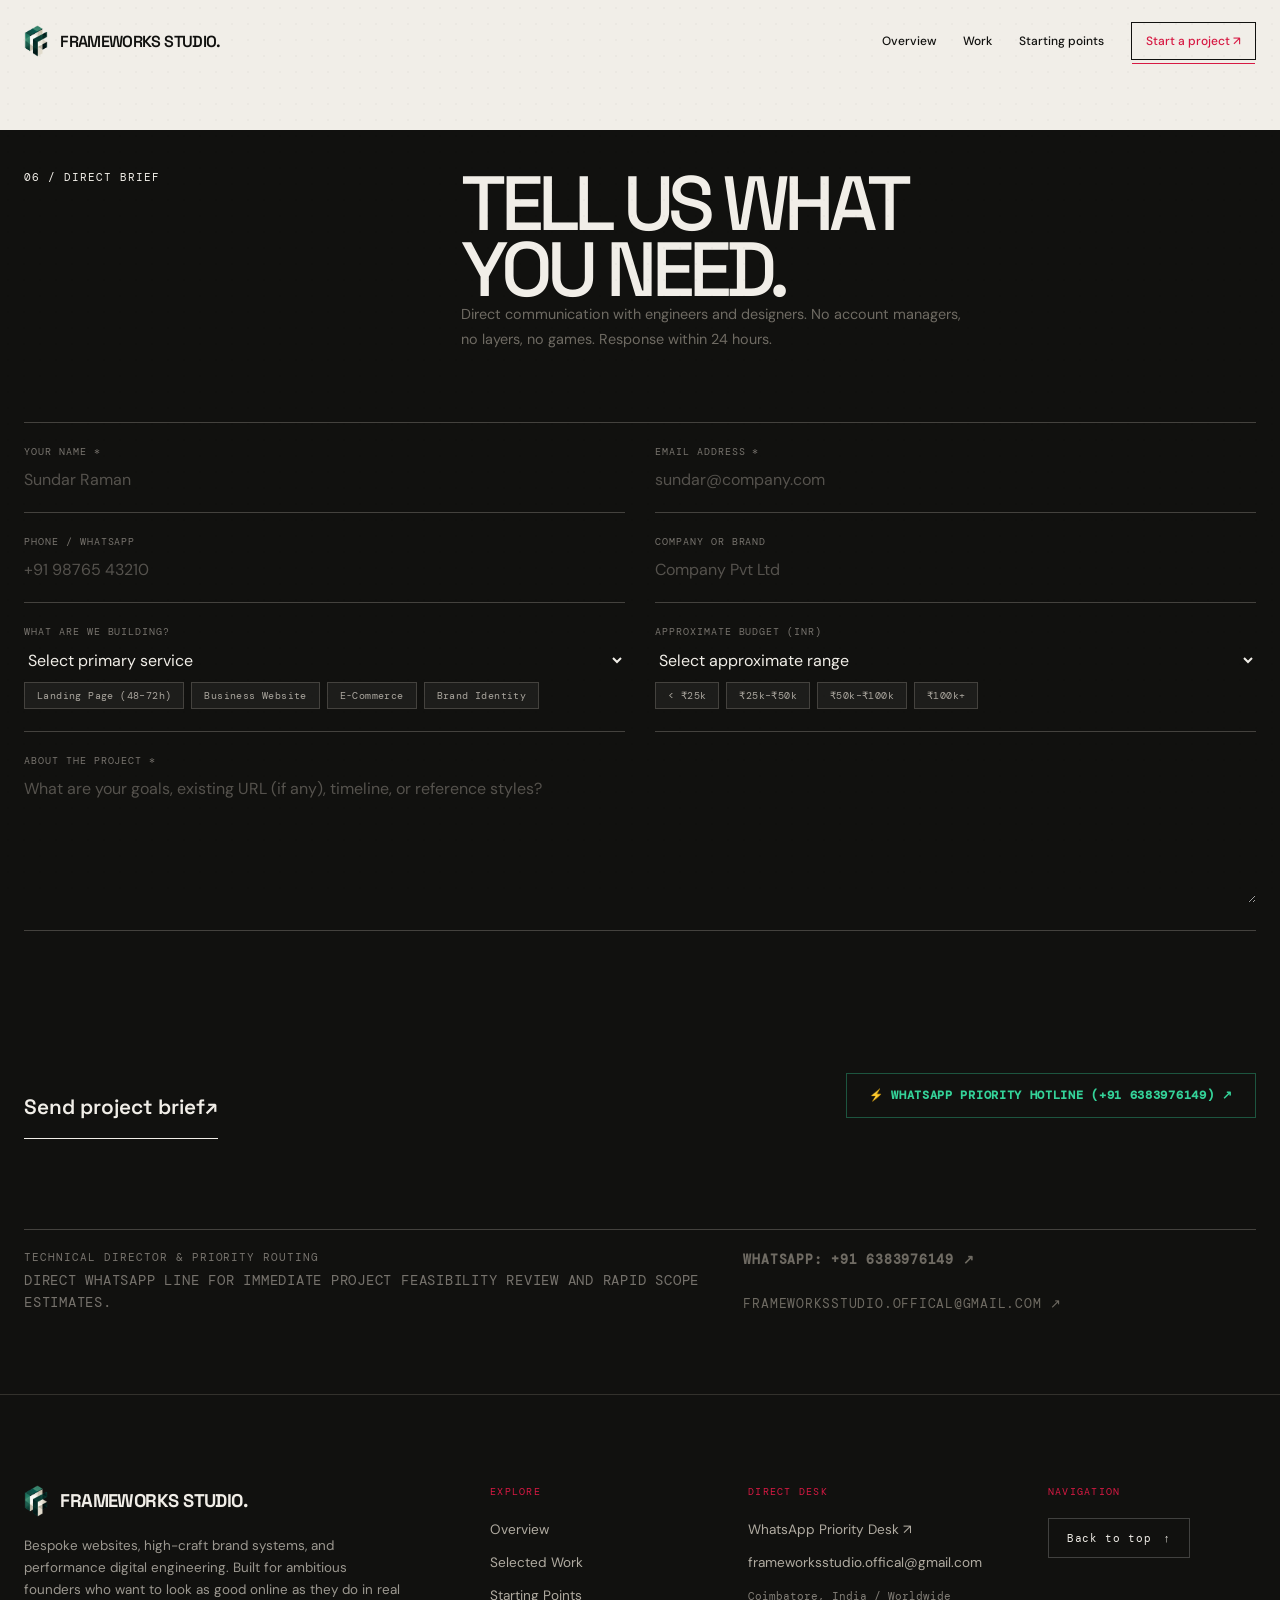
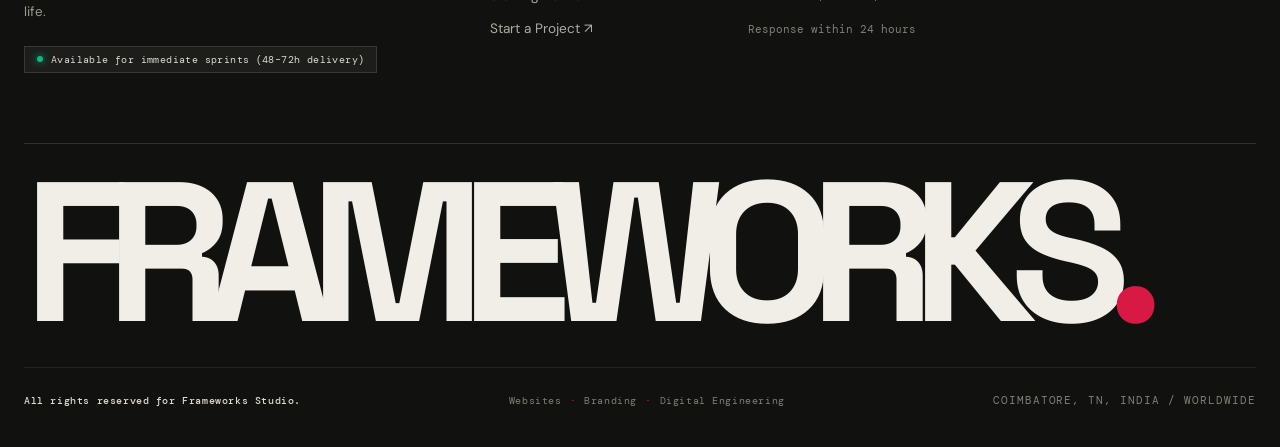
<file: contact.html>
<!DOCTYPE html>
<html lang="en">
<head>
  <meta charset="UTF-8" />
  <meta name="viewport" content="width=device-width, initial-scale=1.0" />

  <title>Contact &amp; Start a Project — Frameworks Studio India</title>
  <meta name="description" content="Transmit your project specifications directly to the engineering desk at Frameworks Studio. 48–72h turnaround, direct communication, zero agency bureaucracy." />
  <meta name="keywords" content="hire web developer India, contact web design studio, Frameworks Studio contact, web development quote, start web project" />
  <meta name="author" content="Frameworks Studio" />
  <meta name="geo.region" content="IN" />
  <meta name="theme-color" content="#f1eee8" />
  <meta name="robots" content="index, follow, max-image-preview:large, max-snippet:-1, max-video-preview:-1" />

  <!-- Canonical URL -->
  <link rel="canonical" href="https://frameworksstudio-company-officialwe.vercel.app/contact.html" />

  <!-- Open Graph / Facebook / WhatsApp -->
  <meta property="og:type" content="website" />
  <meta property="og:url" content="https://frameworksstudio-company-officialwe.vercel.app/contact.html" />
  <meta property="og:title" content="Contact &amp; Start a Project — Frameworks Studio" />
  <meta property="og:description" content="Direct communication with senior engineers. 48–72h turnaround for ambitious digital products." />
  <meta property="og:image" content="https://frameworksstudio-company-officialwe.vercel.app/assets/logo.png" />
  <meta property="og:site_name" content="Frameworks Studio" />
  <meta property="og:locale" content="en_IN" />

  <!-- Twitter / X Cards -->
  <meta name="twitter:card" content="summary_large_image" />
  <meta name="twitter:url" content="https://frameworksstudio-company-officialwe.vercel.app/contact.html" />
  <meta name="twitter:title" content="Contact &amp; Start a Project — Frameworks Studio" />
  <meta name="twitter:description" content="Direct engineering communication. 48–72h turnaround, zero agency bureaucracy." />
  <meta name="twitter:image" content="https://frameworksstudio-company-officialwe.vercel.app/assets/logo.png" />

  <!-- Official Company Favicon -->
  <link rel="icon" type="image/png" href="assets/logo-icon.png" />
  <link rel="shortcut icon" href="assets/logo-icon.png" />
  <link rel="apple-touch-icon" href="assets/logo-icon.png" />

  <!-- JSON-LD ContactPage & BreadcrumbList Schema -->
  <script type="application/ld+json">
  {
    "@context": "https://schema.org",
    "@graph": [
      {
        "@type": "BreadcrumbList",
        "itemListElement": [
          {
            "@type": "ListItem",
            "position": 1,
            "name": "Home",
            "item": "https://frameworksstudio-company-officialwe.vercel.app/"
          },
          {
            "@type": "ListItem",
            "position": 2,
            "name": "Contact & Project Inquiry",
            "item": "https://frameworksstudio-company-officialwe.vercel.app/contact.html"
          }
        ]
      },
      {
        "@type": "ContactPage",
        "name": "Contact Frameworks Studio",
        "url": "https://frameworksstudio-company-officialwe.vercel.app/contact.html",
        "description": "Start a website sprint or get in touch directly via form, email, or WhatsApp.",
        "mainEntity": {
          "@type": "ProfessionalService",
          "name": "Frameworks Studio",
          "email": "frameworksstudio.offical@gmail.com",
          "telephone": "+916383976149",
          "areaServed": "India",
          "contactPoint": {
            "@type": "ContactPoint",
            "telephone": "+916383976149",
            "contactType": "customer service",
            "availableLanguage": ["English", "Tamil", "Hindi"]
          }
        }
      }
    ]
  }
  </script>

  <!-- High-Craft Typography (Google Fonts) -->
  <link rel="preconnect" href="https://fonts.googleapis.com">
  <link rel="preconnect" href="https://fonts.gstatic.com" crossorigin>
  <link href="https://fonts.googleapis.com/css2?family=DM+Mono:wght@400;500&family=DM+Sans:wght@400;500;600&family=Space+Grotesk:wght@400;500;600;700&display=swap" rel="stylesheet">

  <!-- Environment Config & Cloudflare Turnstile CAPTCHA API -->
  <script>
    window.turnstileToken = "";
    window.onTurnstileSuccess = function(token) {
      window.turnstileToken = token;
      var notice = document.getElementById('formNotice');
      if (notice && notice.textContent.includes('CAPTCHA')) {
        notice.classList.add('hidden');
      }
    };
    window.onTurnstileExpired = function() { window.turnstileToken = ""; };
    window.onTurnstileError = function() { window.turnstileToken = ""; };
  </script>
  <script src="js/env.js"></script>
  <script src="https://challenges.cloudflare.com/turnstile/v0/api.js" async defer></script>

  <!-- Agency Swiss Editorial Stylesheet -->
  <link rel="stylesheet" href="css/styles.css?v=4.0">
</head>

<body class="page-ready">

  <!-- NAVIGATION -->
  <nav class="nav" id="nav">
    <div class="nav-inner">
      <a class="logo" href="index.html" aria-label="Frameworks Studio home">
        <img src="assets/logo-icon.png" alt="Frameworks Studio Logo" class="logo-img" />
        FRAMEWORKS STUDIO.
      </a>

      <div class="nav-links">
        <a href="index.html">Overview</a>
        <a href="work.html">Work</a>
        <a href="pricing.html">Starting points</a>
        <a class="nav-project active" href="contact.html">Start a project ↗</a>
      </div>

      <button class="menu" id="menuButton" aria-label="Open menu">☰</button>
    </div>
  </nav>

  <!-- MOBILE DROPDOWN MENU -->
  <div class="mobile-nav" id="mobileNav">
    <a href="index.html">Overview</a>
    <a href="work.html">Work</a>
    <a href="pricing.html">Starting points</a>
    <a href="contact.html">Start a project ↗</a>
  </div>

  <main style="padding-top: 130px;">
    <!-- 06 / CONTACT & BRIEF SECTION -->
    <section class="contact" id="contact" style="padding-top: 40px;">
      <div class="wrap">
        <div class="section-top">
          <div class="mono reveal">06 / Direct Brief</div>
          <div class="reveal">
            <h1 class="section-title">Tell us what<br>you need.</h1>
            <p class="section-intro">
              Direct communication with engineers and designers. No account managers, no layers, no games. Response within 24 hours.
            </p>
          </div>
        </div>

        <!-- BRIEF SUBMISSION FORM -->
        <form class="contact-form" id="contactForm" novalidate>
          <!-- Honeypot -->
          <input type="text" name="bot_field" id="bot_field" class="honeypot" tabindex="-1" autocomplete="off" style="display:none;" />

          <div class="field reveal">
            <label class="field-label mono" for="name">Your name *</label>
            <input class="field-input" type="text" id="name" name="name" placeholder="Sundar Raman" required />
          </div>

          <div class="field reveal">
            <label class="field-label mono" for="email">Email address *</label>
            <input class="field-input" type="email" id="email" name="email" placeholder="sundar@company.com" required />
          </div>

          <div class="field reveal">
            <label class="field-label mono" for="phone">Phone / WhatsApp</label>
            <input class="field-input" type="tel" id="phone" name="phone" placeholder="+91 98765 43210" />
          </div>

          <div class="field reveal">
            <label class="field-label mono" for="business">Company or brand</label>
            <input class="field-input" type="text" id="business" name="business" placeholder="Company Pvt Ltd" />
          </div>

          <div class="field reveal">
            <label class="field-label mono" for="service">What are we building?</label>
            <select class="field-select" id="service" name="service">
              <option value="" selected disabled>Select primary service</option>
              <option value="Landing Page">Landing Page (From ₹19,999)</option>
              <option value="Website">Business Website (From ₹39,999)</option>
              <option value="E-commerce">E-Commerce Platform (From ₹69,999)</option>
              <option value="Brand Identity">Brand Identity System (From ₹14,999)</option>
              <option value="Custom Engineering">Bespoke Digital Engineering / Retainer</option>
            </select>
            <div class="chip-container">
              <button type="button" class="chip-btn" data-target="service" data-val="Landing Page">Landing Page (48–72h)</button>
              <button type="button" class="chip-btn" data-target="service" data-val="Website">Business Website</button>
              <button type="button" class="chip-btn" data-target="service" data-val="E-commerce">E-Commerce</button>
              <button type="button" class="chip-btn" data-target="service" data-val="Brand Identity">Brand Identity</button>
            </div>
          </div>

          <div class="field reveal">
            <label class="field-label mono" for="budget">Approximate budget (INR)</label>
            <select class="field-select" id="budget" name="budget">
              <option value="" selected disabled>Select approximate range</option>
              <option value="Under ₹25,000">Under ₹25,000 (Sprint / Landing Page)</option>
              <option value="₹25,000–₹50,000">₹25,000 – ₹50,000 (Core Business Site)</option>
              <option value="₹50,000–₹1,00,000">₹50,000 – ₹1,00,000 (E-Commerce / Custom)</option>
              <option value="₹1,00,000+">₹1,00,000+ (Full Stack Product / Retainer)</option>
            </select>
            <div class="chip-container">
              <button type="button" class="chip-btn" data-target="budget" data-val="Under ₹25,000">&lt; ₹25k</button>
              <button type="button" class="chip-btn" data-target="budget" data-val="₹25,000–₹50,000">₹25k–₹50k</button>
              <button type="button" class="chip-btn" data-target="budget" data-val="₹50,000–₹1,00,000">₹50k–₹100k</button>
              <button type="button" class="chip-btn" data-target="budget" data-val="₹1,00,000+">₹100k+</button>
            </div>
          </div>

          <div class="field full reveal">
            <label class="field-label mono" for="message">About the project *</label>
            <textarea class="field-textarea" id="message" name="message" placeholder="What are your goals, existing URL (if any), timeline, or reference styles?" required></textarea>
          </div>

          <!-- Honeypot anti-spam field -->
          <input type="text" id="bot_field" style="display:none;" tabindex="-1" autocomplete="off">

          <!-- Cloudflare Turnstile CAPTCHA container -->
          <div class="turnstile-box full reveal">
            <div class="cf-turnstile" data-sitekey="0x4AAAAAAFKUiavTO6RyaYd1" data-callback="onTurnstileSuccess" data-expired-callback="onTurnstileExpired" data-error-callback="onTurnstileError" data-theme="dark"></div>
          </div>

          <div id="formNotice" class="form-notice full hidden" role="alert"></div>

          <div class="contact-cta-row">
            <button class="contact-submit reveal" type="submit" id="contactSubmitBtn">
              <span id="submitBtnText">Send project brief</span>
              <span>↗</span>
            </button>
            <a href="https://wa.me/916383976149?text=Hello%20Frameworks%20Studio%2C%20I%20would%20like%20to%20discuss%20a%20project%20sprint." target="_blank" rel="noopener noreferrer" class="btn-wa-direct reveal">
              <span>⚡ WhatsApp Priority Hotline (+91 6383976149)</span>
              <span>↗</span>
            </a>
          </div>
        </form>

        <!-- CONTACT DETAILS & WHATSAPP PRIORITY CARD -->
        <div class="contact-details reveal">
          <div>
            <div class="mono" style="margin-bottom: 6px;">Technical Director & Priority Routing</div>
            <p style="font-size: .85rem; line-height: 1.6;">Direct WhatsApp line for immediate project feasibility review and rapid scope estimates.</p>
          </div>
          <div style="display: flex; gap: 24px; flex-wrap: wrap; align-items: center;">
            <a href="https://wa.me/916383976149?text=Hello%20Frameworks%20Studio%2C%20I%20would%20like%20to%20discuss%20a%20new%20project." target="_blank" rel="noopener noreferrer" class="link-site" style="font-size: .8rem; font-weight: 600;">
              WhatsApp: +91 6383976149 ↗
            </a>
            <a href="mailto:frameworksstudio.offical@gmail.com" class="link-site" style="font-size: .8rem;">
              frameworksstudio.offical@gmail.com ↗
            </a>
          </div>
        </div>

      </div>
    </section>
  </main>

  <!-- SUBMISSION SUCCESS CONFIRMATION MODAL -->
  <div id="submissionSuccessModal" class="success-modal" aria-hidden="true">
    <div class="success-card">
      <h3 class="success-title">Project Brief Received.</h3>
      <p class="success-desc" id="successModalMessage">
        Thank you! Your specifications have been delivered to our engineering desk. For instant priority review, connect directly with our technical director on WhatsApp.
      </p>
      <div class="success-actions">
        <a id="waConfirmBtn" href="#" target="_blank" class="btn-wa">
          Connect on WhatsApp ↗
        </a>
        <button id="closeSuccessModalBtn" class="btn-close-modal">
          Close Window
        </button>
      </div>
    </div>
  </div>

  <!-- ATTRACTIVE EDITORIAL FOOTER -->
  <footer class="footer" id="footer">
    <div class="wrap">
      <!-- Upper Footer Grid -->
      <div class="footer-top reveal">
        <div class="footer-col footer-brand-col">
          <div class="footer-logo">
            <img src="assets/logo-icon.png" alt="Frameworks Studio" class="footer-logo-img" />
            <span class="footer-brand-title">FRAMEWORKS STUDIO.</span>
          </div>
          <p class="footer-brand-desc">
            Bespoke websites, high-craft brand systems, and performance digital engineering. Built for ambitious founders who want to look as good online as they do in real life.
          </p>
          <div class="footer-badge">
            <span class="pulse-dot"></span> Available for immediate sprints (48–72h delivery)
          </div>
        </div>

        <div class="footer-col">
          <div class="footer-col-title mono">Explore</div>
          <ul class="footer-col-list">
            <li><a href="index.html">Overview</a></li>
            <li><a href="work.html">Selected Work</a></li>
            <li><a href="pricing.html">Starting Points</a></li>
            <li><a href="contact.html">Start a Project ↗</a></li>
          </ul>
        </div>

        <div class="footer-col">
          <div class="footer-col-title mono">Direct Desk</div>
          <ul class="footer-col-list">
            <li><a href="https://wa.me/916383976149?text=Hello%20Frameworks%20Studio" target="_blank" rel="noopener noreferrer">WhatsApp Priority Desk ↗</a></li>
            <li><a href="mailto:frameworksstudio.offical@gmail.com">frameworksstudio.offical@gmail.com</a></li>
            <li><span class="mono-meta">Coimbatore, India / Worldwide</span></li>
            <li><span class="mono-meta">Response within 24 hours</span></li>
          </ul>
        </div>

        <div class="footer-col footer-back-col">
          <div class="footer-col-title mono">Navigation</div>
          <a href="#top" class="back-to-top-btn" aria-label="Back to top">
            <span>Back to top</span>
            <span class="arrow-up">↑</span>
          </a>
        </div>
      </div>

      <!-- Giant Signature -->
      <div class="footer-big reveal" aria-hidden="true">
        FRAMEWORKS<span class="red">.</span>
      </div>

      <!-- Bottom Bar -->
      <div class="footer-bottom reveal">
        <div class="footer-copy">
          All rights reserved for Frameworks Studio.
        </div>
        <div class="footer-tags">
          <span>Websites</span>
          <span class="dot">·</span>
          <span>Branding</span>
          <span class="dot">·</span>
          <span>Digital Engineering</span>
        </div>
        <div class="footer-city mono">
          Coimbatore, TN, India / Worldwide
        </div>
      </div>
    </div>
  </footer>

  <script src="js/app.js?v=4.1" defer></script>
</body>
</html>
</file>
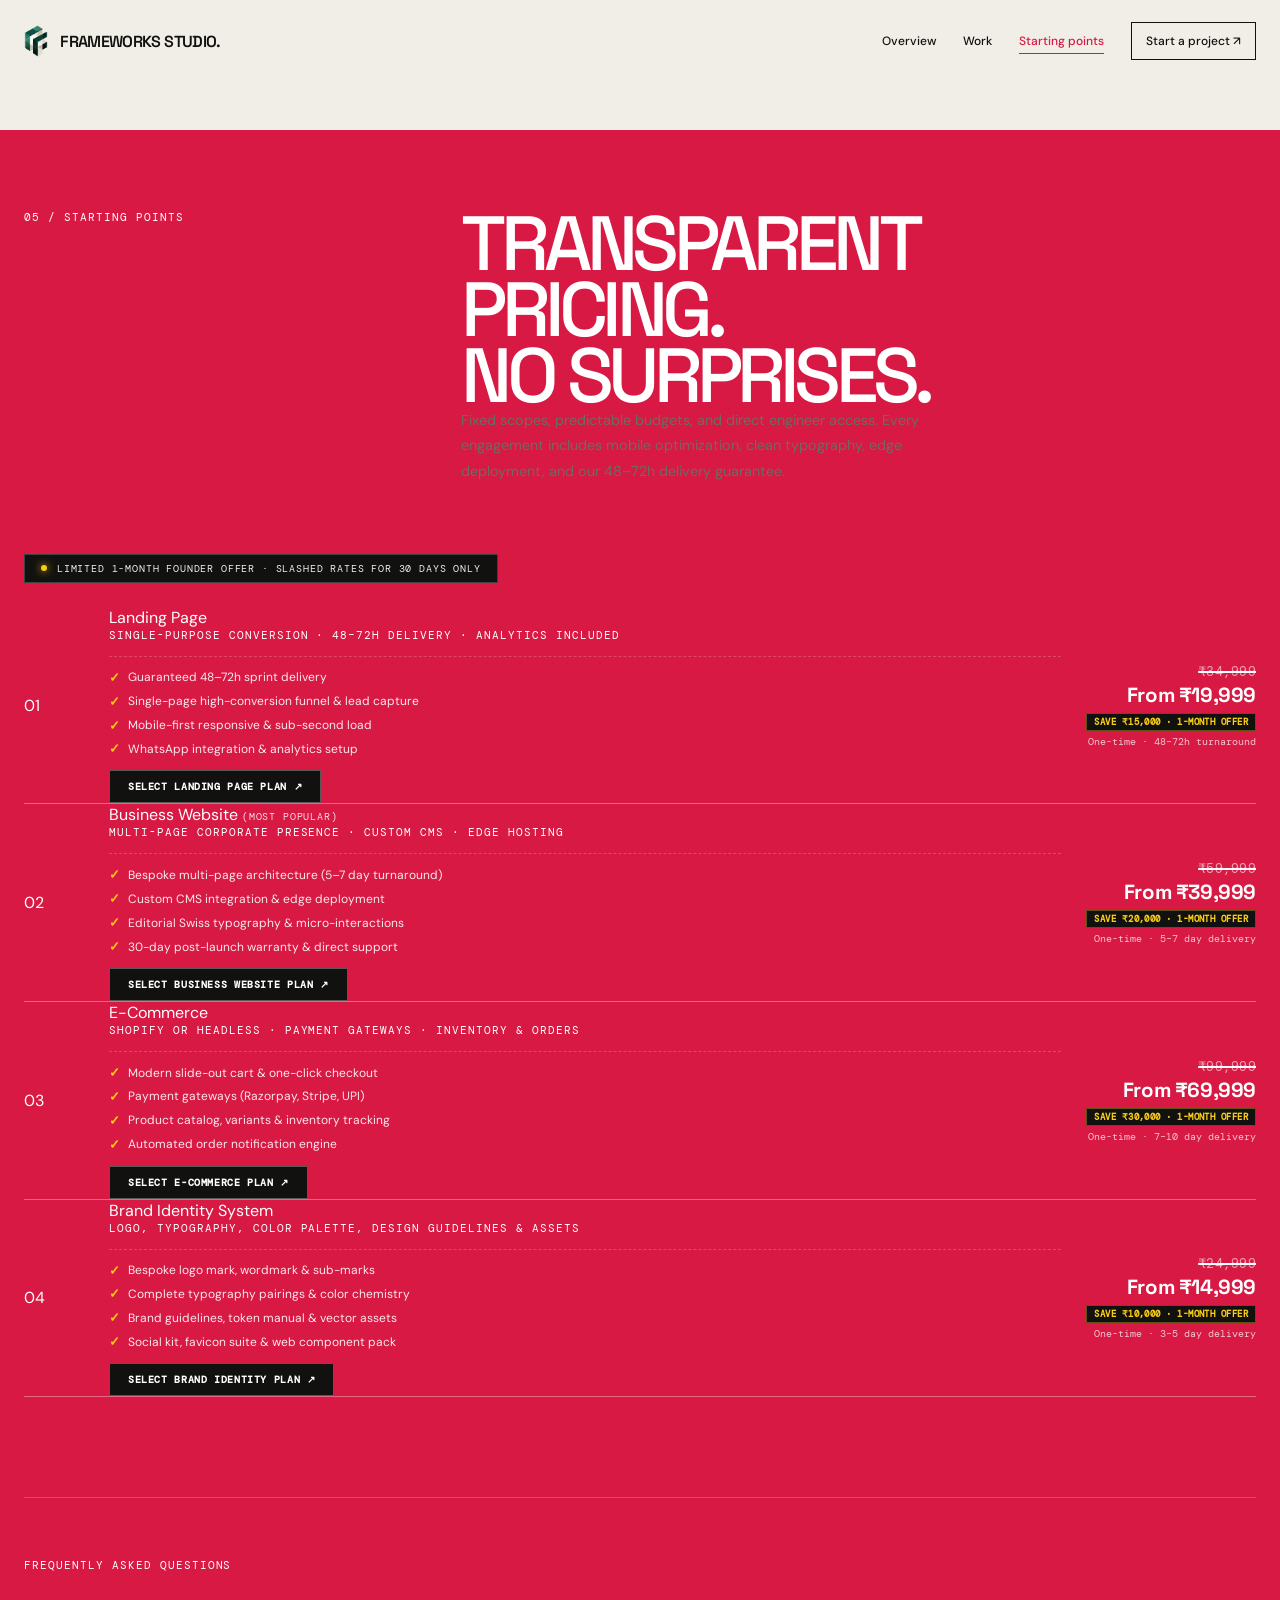
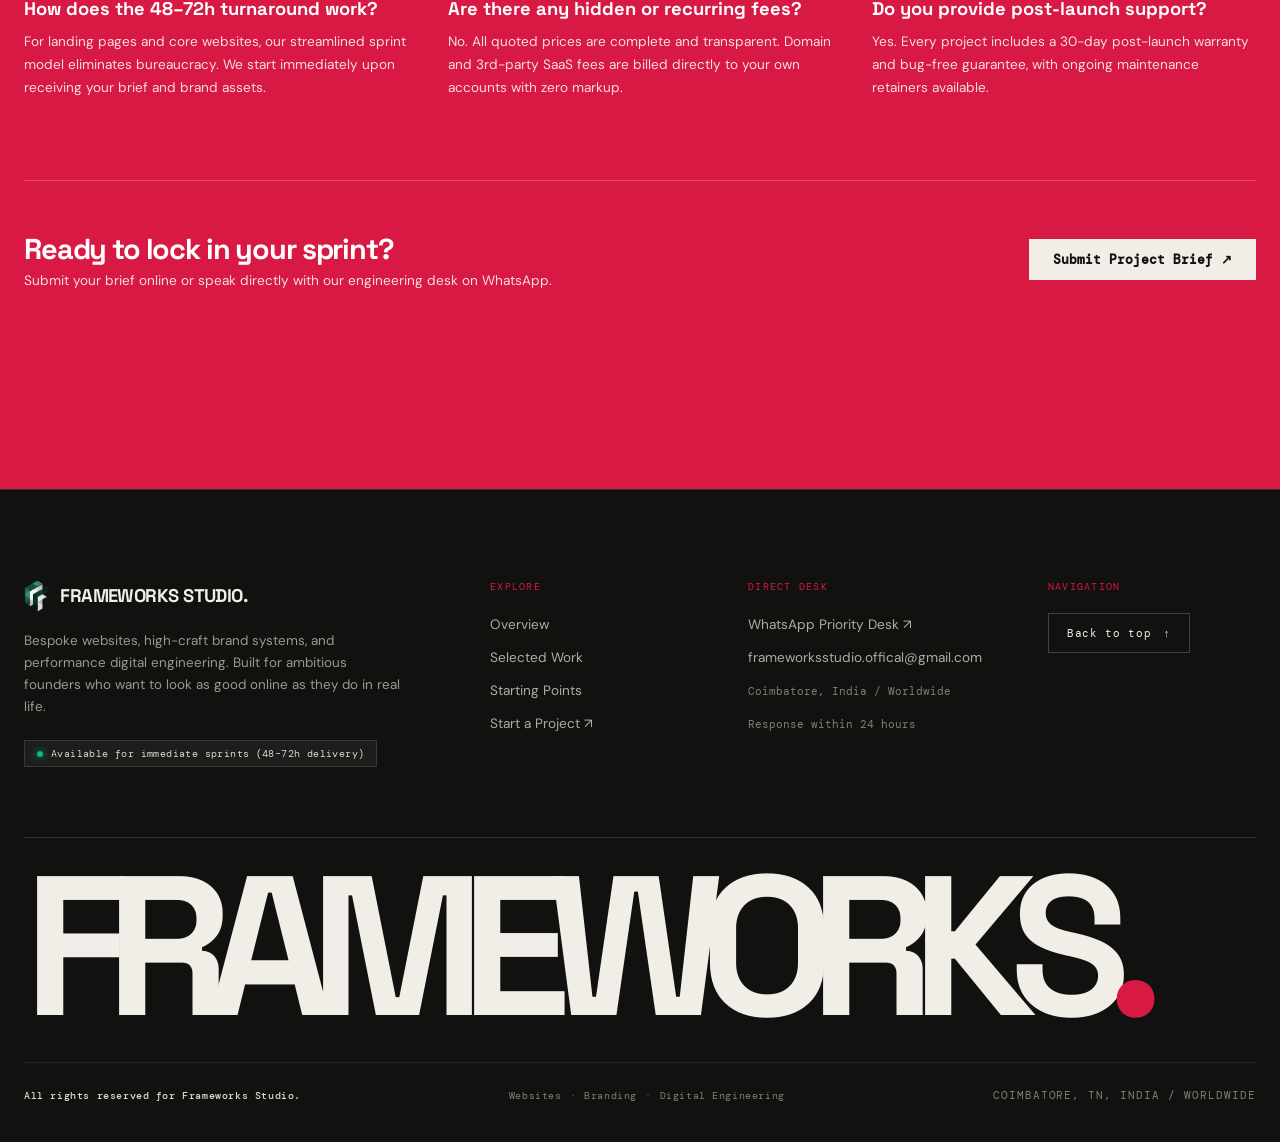
<file: pricing.html>
<!DOCTYPE html>
<html lang="en">
<head>
  <meta charset="UTF-8" />
  <meta name="viewport" content="width=device-width, initial-scale=1.0" />

  <title>Pricing &amp; Starting Points — Frameworks Studio India</title>
  <meta name="description" content="Transparent, fixed pricing for bespoke digital engineering. Landing pages from ₹19,999, business websites from ₹39,999, and e-commerce from ₹69,999. Rapid 48–72h delivery." />
  <meta name="keywords" content="web design pricing India, website development cost, landing page price, ecommerce web development packages, affordable agency India, Frameworks Studio" />
  <meta name="author" content="Frameworks Studio" />
  <meta name="geo.region" content="IN" />
  <meta name="theme-color" content="#f1eee8" />
  <meta name="robots" content="index, follow, max-image-preview:large, max-snippet:-1, max-video-preview:-1" />

  <!-- Canonical URL -->
  <link rel="canonical" href="https://frameworksstudio-company-officialwe.vercel.app/pricing.html" />

  <!-- Open Graph / Facebook / WhatsApp -->
  <meta property="og:type" content="website" />
  <meta property="og:url" content="https://frameworksstudio-company-officialwe.vercel.app/pricing.html" />
  <meta property="og:title" content="Pricing &amp; Starting Points — Frameworks Studio India" />
  <meta property="og:description" content="Transparent, fixed pricing with no hidden agency fees. Landing pages from ₹19,999, business websites from ₹39,999." />
  <meta property="og:image" content="https://frameworksstudio-company-officialwe.vercel.app/assets/logo.png" />
  <meta property="og:site_name" content="Frameworks Studio" />
  <meta property="og:locale" content="en_IN" />

  <!-- Twitter / X Cards -->
  <meta name="twitter:card" content="summary_large_image" />
  <meta name="twitter:url" content="https://frameworksstudio-company-officialwe.vercel.app/pricing.html" />
  <meta name="twitter:title" content="Pricing &amp; Starting Points — Frameworks Studio India" />
  <meta name="twitter:description" content="Transparent, fixed pricing for bespoke digital engineering. 48–72h turnaround, zero hidden fees." />
  <meta name="twitter:image" content="https://frameworksstudio-company-officialwe.vercel.app/assets/logo.png" />

  <!-- Official Company Favicon -->
  <link rel="icon" type="image/png" href="assets/logo-icon.png" />
  <link rel="shortcut icon" href="assets/logo-icon.png" />
  <link rel="apple-touch-icon" href="assets/logo-icon.png" />

  <!-- JSON-LD FAQPage & BreadcrumbList Schema -->
  <script type="application/ld+json">
  {
    "@context": "https://schema.org",
    "@graph": [
      {
        "@type": "BreadcrumbList",
        "itemListElement": [
          {
            "@type": "ListItem",
            "position": 1,
            "name": "Home",
            "item": "https://frameworksstudio-company-officialwe.vercel.app/"
          },
          {
            "@type": "ListItem",
            "position": 2,
            "name": "Starting Points & Pricing",
            "item": "https://frameworksstudio-company-officialwe.vercel.app/pricing.html"
          }
        ]
      },
      {
        "@type": "FAQPage",
        "mainEntity": [
          {
            "@type": "Question",
            "name": "How does the 48–72h turnaround work?",
            "acceptedAnswer": {
              "@type": "Answer",
              "text": "For landing pages and core websites, our streamlined sprint model eliminates bureaucracy. We start immediately upon receiving your brief and brand assets."
            }
          },
          {
            "@type": "Question",
            "name": "Are there any hidden or recurring fees?",
            "acceptedAnswer": {
              "@type": "Answer",
              "text": "No. All quoted prices are complete and transparent. Domain and 3rd-party SaaS fees are billed directly to your own accounts with zero markup."
            }
          },
          {
            "@type": "Question",
            "name": "Do you provide post-launch support?",
            "acceptedAnswer": {
              "@type": "Answer",
              "text": "Yes. Every project includes a 30-day post-launch warranty and bug-free guarantee, with ongoing maintenance retainers available."
            }
          }
        ]
      }
    ]
  }
  </script>

  <!-- High-Craft Typography (Google Fonts) -->
  <link rel="preconnect" href="https://fonts.googleapis.com">
  <link rel="preconnect" href="https://fonts.gstatic.com" crossorigin>
  <link href="https://fonts.googleapis.com/css2?family=DM+Mono:wght@400;500&family=DM+Sans:wght@400;500;600&family=Space+Grotesk:wght@400;500;600;700&display=swap" rel="stylesheet">

  <!-- Agency Swiss Editorial Stylesheet -->
  <link rel="stylesheet" href="css/styles.css?v=4.0">
</head>

<body class="page-ready">

  <!-- NAVIGATION -->
  <nav class="nav" id="nav">
    <div class="nav-inner">
      <a class="logo" href="index.html" aria-label="Frameworks Studio home">
        <img src="assets/logo-icon.png" alt="Frameworks Studio Logo" class="logo-img" />
        FRAMEWORKS STUDIO.
      </a>

      <div class="nav-links">
        <a href="index.html">Overview</a>
        <a href="work.html">Work</a>
        <a href="pricing.html" class="active">Starting points</a>
        <a class="nav-project" href="contact.html">Start a project ↗</a>
      </div>

      <button class="menu" id="menuButton" aria-label="Open menu">☰</button>
    </div>
  </nav>

  <!-- MOBILE DROPDOWN MENU -->
  <div class="mobile-nav" id="mobileNav">
    <a href="index.html">Overview</a>
    <a href="work.html">Work</a>
    <a href="pricing.html">Starting points</a>
    <a href="contact.html">Start a project ↗</a>
  </div>

  <main style="padding-top: 130px;">
    <!-- 05 / PRICING SECTION -->
    <section class="pricing" id="pricing" style="padding-top: 80px;">
      <div class="wrap">
        <div class="section-top">
          <div class="mono reveal">05 / Starting points</div>
          <div class="reveal">
            <h1 class="section-title">Transparent<br>pricing.<br>No surprises.</h1>
            <p class="section-intro">
              Fixed scopes, predictable budgets, and direct engineer access. Every engagement includes mobile optimization, clean typography, edge deployment, and our 48–72h delivery guarantee.
            </p>
          </div>
        </div>

        <div class="pricing-promo-banner reveal">
          <span class="pulse-dot"></span> Limited 1-Month Founder Offer · Slashed Rates For 30 Days Only
        </div>

        <div class="price-table">

          <div class="price-row reveal" data-service="Landing Page" data-budget="Under ₹25,000" data-plan="Landing Page (Special 1-Month Rate: ₹19,999, was ₹34,999)">
            <span class="price-num">01</span>
            <div>
              <div class="price-name">Landing Page</div>
              <div class="price-meta mono">Single-purpose conversion · 48–72h delivery · Analytics included</div>
              <div class="price-scope">
                <div class="price-scope-item"><span class="check">✓</span> Guaranteed 48–72h sprint delivery</div>
                <div class="price-scope-item"><span class="check">✓</span> Single-page high-conversion funnel & lead capture</div>
                <div class="price-scope-item"><span class="check">✓</span> Mobile-first responsive & sub-second load</div>
                <div class="price-scope-item"><span class="check">✓</span> WhatsApp integration & analytics setup</div>
              </div>
              <a href="contact.html?service=Landing%20Page&budget=Under%20%E2%82%B925,000&plan=Landing%20Page%20(Special%201-Month%20Rate:%20%E2%82%B919,999)" class="btn-select-tier" style="text-decoration:none;">Select Landing Page Plan ↗</a>
            </div>
            <div class="price">
              <span class="price-original">₹34,999</span>
              <span class="price-current">From ₹19,999</span>
              <span class="price-save mono">Save ₹15,000 · 1-Month Offer</span>
              <small>One-time · 48–72h turnaround</small>
            </div>
          </div>

          <div class="price-row reveal" data-service="Website" data-budget="₹25,000–₹50,000" data-plan="Business Website (Special 1-Month Rate: ₹39,999, was ₹59,999)">
            <span class="price-num">02</span>
            <div>
              <div class="price-name">Business Website <span class="mono" style="font-size: .65rem; opacity: .85; letter-spacing: .08em; text-transform: uppercase;">(Most Popular)</span></div>
              <div class="price-meta mono">Multi-page corporate presence · Custom CMS · Edge hosting</div>
              <div class="price-scope">
                <div class="price-scope-item"><span class="check">✓</span> Bespoke multi-page architecture (5–7 day turnaround)</div>
                <div class="price-scope-item"><span class="check">✓</span> Custom CMS integration & edge deployment</div>
                <div class="price-scope-item"><span class="check">✓</span> Editorial Swiss typography & micro-interactions</div>
                <div class="price-scope-item"><span class="check">✓</span> 30-day post-launch warranty & direct support</div>
              </div>
              <a href="contact.html?service=Website&budget=%E2%82%B925,000%E2%80%93%E2%82%B950,000&plan=Business%20Website%20(Special%201-Month%20Rate:%20%E2%82%B939,999)" class="btn-select-tier" style="text-decoration:none;">Select Business Website Plan ↗</a>
            </div>
            <div class="price">
              <span class="price-original">₹59,999</span>
              <span class="price-current">From ₹39,999</span>
              <span class="price-save mono">Save ₹20,000 · 1-Month Offer</span>
              <small>One-time · 5–7 day delivery</small>
            </div>
          </div>

          <div class="price-row reveal" data-service="E-commerce" data-budget="₹50,000–₹1,00,000" data-plan="E-Commerce Store (Special 1-Month Rate: ₹69,999, was ₹99,999)">
            <span class="price-num">03</span>
            <div>
              <div class="price-name">E-Commerce</div>
              <div class="price-meta mono">Shopify or headless · Payment gateways · Inventory & orders</div>
              <div class="price-scope">
                <div class="price-scope-item"><span class="check">✓</span> Modern slide-out cart & one-click checkout</div>
                <div class="price-scope-item"><span class="check">✓</span> Payment gateways (Razorpay, Stripe, UPI)</div>
                <div class="price-scope-item"><span class="check">✓</span> Product catalog, variants & inventory tracking</div>
                <div class="price-scope-item"><span class="check">✓</span> Automated order notification engine</div>
              </div>
              <a href="contact.html?service=E-commerce&budget=%E2%82%B950,000%E2%80%93%E2%82%B91,00,000&plan=E-Commerce%20Store%20(Special%201-Month%20Rate:%20%E2%82%B969,999)" class="btn-select-tier" style="text-decoration:none;">Select E-Commerce Plan ↗</a>
            </div>
            <div class="price">
              <span class="price-original">₹99,999</span>
              <span class="price-current">From ₹69,999</span>
              <span class="price-save mono">Save ₹30,000 · 1-Month Offer</span>
              <small>One-time · 7–10 day delivery</small>
            </div>
          </div>

          <div class="price-row reveal" data-service="Brand Identity" data-budget="Under ₹25,000" data-plan="Brand Identity (Special 1-Month Rate: ₹14,999, was ₹24,999)">
            <span class="price-num">04</span>
            <div>
              <div class="price-name">Brand Identity System</div>
              <div class="price-meta mono">Logo, typography, color palette, design guidelines & assets</div>
              <div class="price-scope">
                <div class="price-scope-item"><span class="check">✓</span> Bespoke logo mark, wordmark & sub-marks</div>
                <div class="price-scope-item"><span class="check">✓</span> Complete typography pairings & color chemistry</div>
                <div class="price-scope-item"><span class="check">✓</span> Brand guidelines, token manual & vector assets</div>
                <div class="price-scope-item"><span class="check">✓</span> Social kit, favicon suite & web component pack</div>
              </div>
              <a href="contact.html?service=Brand%20Identity&budget=Under%20%E2%82%B925,000&plan=Brand%20Identity%20(Special%201-Month%20Rate:%20%E2%82%B914,999)" class="btn-select-tier" style="text-decoration:none;">Select Brand Identity Plan ↗</a>
            </div>
            <div class="price">
              <span class="price-original">₹24,999</span>
              <span class="price-current">From ₹14,999</span>
              <span class="price-save mono">Save ₹10,000 · 1-Month Offer</span>
              <small>One-time · 3–5 day delivery</small>
            </div>
          </div>

        </div>

        <!-- FAQ SECTION -->
        <div style="margin-top: 100px; padding-top: 60px; border-top: 1px solid rgba(255,255,255,.2);">
          <div class="mono reveal" style="margin-bottom: 25px;">Frequently Asked Questions</div>
          <div style="display: grid; grid-template-columns: repeat(auto-fit, minmax(280px, 1fr)); gap: 40px;">
            <div class="reveal">
              <h3 style="font-family: var(--display); font-size: 1.15rem; margin-bottom: 10px;">How does the 48–72h turnaround work?</h3>
              <p style="font-size: .85rem; line-height: 1.7; opacity: .85;">For landing pages and core websites, our streamlined sprint model eliminates bureaucracy. We start immediately upon receiving your brief and brand assets.</p>
            </div>
            <div class="reveal">
              <h3 style="font-family: var(--display); font-size: 1.15rem; margin-bottom: 10px;">Are there any hidden or recurring fees?</h3>
              <p style="font-size: .85rem; line-height: 1.7; opacity: .85;">No. All quoted prices are complete and transparent. Domain and 3rd-party SaaS fees are billed directly to your own accounts with zero markup.</p>
            </div>
            <div class="reveal">
              <h3 style="font-family: var(--display); font-size: 1.15rem; margin-bottom: 10px;">Do you provide post-launch support?</h3>
              <p style="font-size: .85rem; line-height: 1.7; opacity: .85;">Yes. Every project includes a 30-day post-launch warranty and bug-free guarantee, with ongoing maintenance retainers available.</p>
            </div>
          </div>
        </div>

        <!-- CTA BANNER -->
        <div style="margin-top: 80px; padding: 50px 0; border-top: 1px solid rgba(255,255,255,.2); display: flex; justify-content: space-between; align-items: center; flex-wrap: wrap; gap: 30px;">
          <div>
            <h3 style="font-family: var(--display); font-size: 1.8rem; letter-spacing: -.04em;">Ready to lock in your sprint?</h3>
            <p style="font-size: .85rem; opacity: .85; margin-top: 5px;">Submit your brief online or speak directly with our engineering desk on WhatsApp.</p>
          </div>
          <div style="display: flex; gap: 15px;">
            <a href="contact.html" style="background: var(--paper); color: var(--ink); padding: 12px 24px; font-family: var(--mono); font-size: .8rem; font-weight: 600; text-decoration: none;">Submit Project Brief ↗</a>
          </div>
        </div>
      </div>
    </section>
  </main>

  <!-- ATTRACTIVE EDITORIAL FOOTER -->
  <footer class="footer" id="footer">
    <div class="wrap">
      <!-- Upper Footer Grid -->
      <div class="footer-top reveal">
        <div class="footer-col footer-brand-col">
          <div class="footer-logo">
            <img src="assets/logo-icon.png" alt="Frameworks Studio" class="footer-logo-img" />
            <span class="footer-brand-title">FRAMEWORKS STUDIO.</span>
          </div>
          <p class="footer-brand-desc">
            Bespoke websites, high-craft brand systems, and performance digital engineering. Built for ambitious founders who want to look as good online as they do in real life.
          </p>
          <div class="footer-badge">
            <span class="pulse-dot"></span> Available for immediate sprints (48–72h delivery)
          </div>
        </div>

        <div class="footer-col">
          <div class="footer-col-title mono">Explore</div>
          <ul class="footer-col-list">
            <li><a href="index.html">Overview</a></li>
            <li><a href="work.html">Selected Work</a></li>
            <li><a href="pricing.html">Starting Points</a></li>
            <li><a href="contact.html">Start a Project ↗</a></li>
          </ul>
        </div>

        <div class="footer-col">
          <div class="footer-col-title mono">Direct Desk</div>
          <ul class="footer-col-list">
            <li><a href="https://wa.me/916383976149?text=Hello%20Frameworks%20Studio" target="_blank" rel="noopener noreferrer">WhatsApp Priority Desk ↗</a></li>
            <li><a href="mailto:frameworksstudio.offical@gmail.com">frameworksstudio.offical@gmail.com</a></li>
            <li><span class="mono-meta">Coimbatore, India / Worldwide</span></li>
            <li><span class="mono-meta">Response within 24 hours</span></li>
          </ul>
        </div>

        <div class="footer-col footer-back-col">
          <div class="footer-col-title mono">Navigation</div>
          <a href="#top" class="back-to-top-btn" aria-label="Back to top">
            <span>Back to top</span>
            <span class="arrow-up">↑</span>
          </a>
        </div>
      </div>

      <!-- Giant Signature -->
      <div class="footer-big reveal" aria-hidden="true">
        FRAMEWORKS<span class="red">.</span>
      </div>

      <!-- Bottom Bar -->
      <div class="footer-bottom reveal">
        <div class="footer-copy">
          All rights reserved for Frameworks Studio.
        </div>
        <div class="footer-tags">
          <span>Websites</span>
          <span class="dot">·</span>
          <span>Branding</span>
          <span class="dot">·</span>
          <span>Digital Engineering</span>
        </div>
        <div class="footer-city mono">
          Coimbatore, TN, India / Worldwide
        </div>
      </div>
    </div>
  </footer>

  <script src="js/app.js?v=4.1" defer></script>
</body>
</html>
</file>
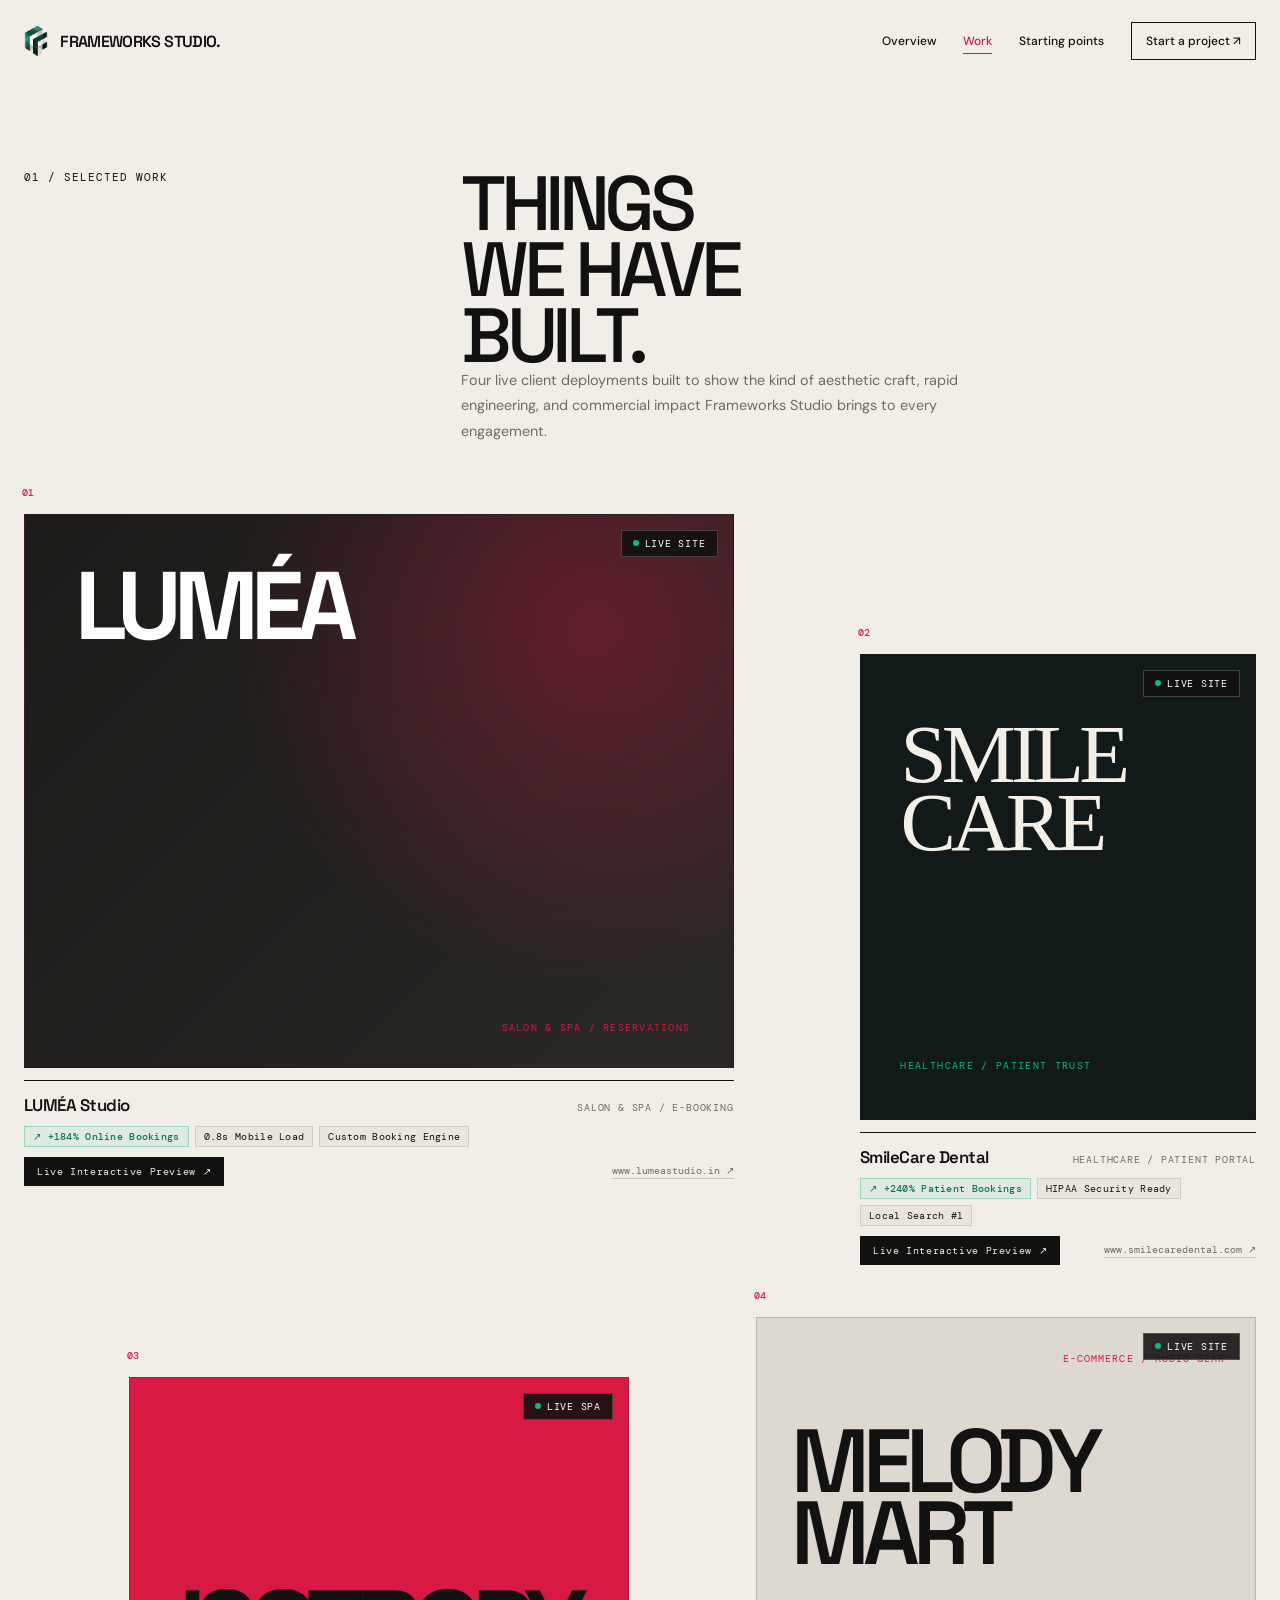
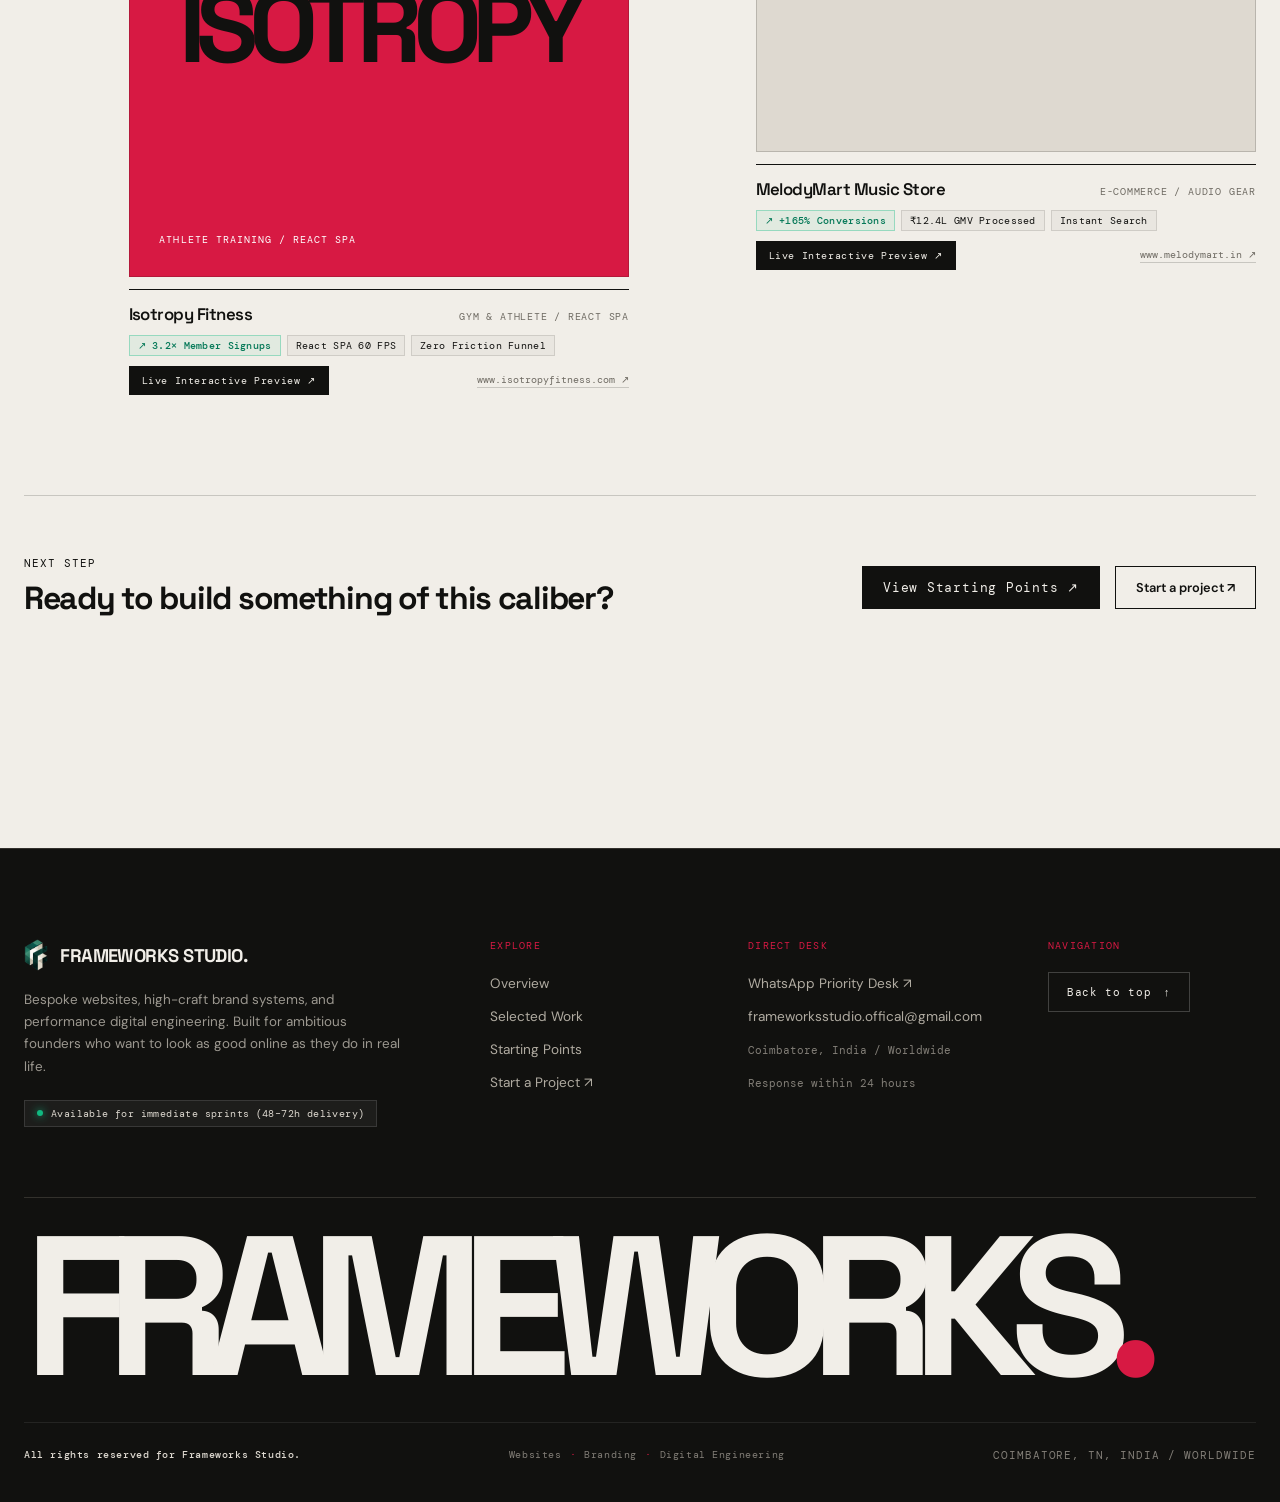
<file: work.html>
<!DOCTYPE html>
<html lang="en">
<head>
  <meta charset="UTF-8" />
  <meta name="viewport" content="width=device-width, initial-scale=1.0" />

  <title>Selected Work &amp; Portfolio — Frameworks Studio India</title>
  <meta name="description" content="Explore live client deployments built by Frameworks Studio. Bespoke beauty salon platforms, healthcare patient portals, athlete SPAs, and audio e-commerce." />
  <meta name="keywords" content="web design portfolio, live client websites, Frameworks Studio work, web development showcase, salon booking website, dental clinic website, ecommerce store" />
  <meta name="author" content="Frameworks Studio" />
  <meta name="geo.region" content="IN" />
  <meta name="theme-color" content="#f1eee8" />
  <meta name="robots" content="index, follow, max-image-preview:large, max-snippet:-1, max-video-preview:-1" />

  <!-- Canonical URL -->
  <link rel="canonical" href="https://frameworksstudio-company-officialwe.vercel.app/work.html" />

  <!-- Open Graph / Facebook / WhatsApp -->
  <meta property="og:type" content="website" />
  <meta property="og:url" content="https://frameworksstudio-company-officialwe.vercel.app/work.html" />
  <meta property="og:title" content="Selected Work &amp; Portfolio — Frameworks Studio" />
  <meta property="og:description" content="Explore live client deployments built by Frameworks Studio. Scalable architecture, Swiss typography, sub-second performance." />
  <meta property="og:image" content="https://frameworksstudio-company-officialwe.vercel.app/assets/logo.png" />
  <meta property="og:site_name" content="Frameworks Studio" />
  <meta property="og:locale" content="en_IN" />

  <!-- Twitter / X Cards -->
  <meta name="twitter:card" content="summary_large_image" />
  <meta name="twitter:url" content="https://frameworksstudio-company-officialwe.vercel.app/work.html" />
  <meta name="twitter:title" content="Selected Work &amp; Portfolio — Frameworks Studio" />
  <meta name="twitter:description" content="Explore live client deployments built by Frameworks Studio. Scalable architecture and Swiss typography." />
  <meta name="twitter:image" content="https://frameworksstudio-company-officialwe.vercel.app/assets/logo.png" />

  <!-- Official Company Favicon -->
  <link rel="icon" type="image/png" href="assets/logo-icon.png" />
  <link rel="shortcut icon" href="assets/logo-icon.png" />
  <link rel="apple-touch-icon" href="assets/logo-icon.png" />

  <!-- JSON-LD Breadcrumbs & Portfolio Schema -->
  <script type="application/ld+json">
  {
    "@context": "https://schema.org",
    "@graph": [
      {
        "@type": "BreadcrumbList",
        "itemListElement": [
          {
            "@type": "ListItem",
            "position": 1,
            "name": "Home",
            "item": "https://frameworksstudio-company-officialwe.vercel.app/"
          },
          {
            "@type": "ListItem",
            "position": 2,
            "name": "Selected Work",
            "item": "https://frameworksstudio-company-officialwe.vercel.app/work.html"
          }
        ]
      },
      {
        "@type": "CollectionPage",
        "name": "Selected Client Work & Deployments",
        "url": "https://frameworksstudio-company-officialwe.vercel.app/work.html",
        "description": "Live production deployments built and maintained by Frameworks Studio.",
        "isPartOf": {
          "@type": "WebSite",
          "name": "Frameworks Studio",
          "url": "https://frameworksstudio-company-officialwe.vercel.app/"
        }
      }
    ]
  }
  </script>

  <!-- High-Craft Typography (Google Fonts) -->
  <link rel="preconnect" href="https://fonts.googleapis.com">
  <link rel="preconnect" href="https://fonts.gstatic.com" crossorigin>
  <link href="https://fonts.googleapis.com/css2?family=DM+Mono:wght@400;500&family=DM+Sans:wght@400;500;600&family=Space+Grotesk:wght@400;500;600;700&display=swap" rel="stylesheet">

  <!-- Agency Swiss Editorial Stylesheet -->
  <link rel="stylesheet" href="css/styles.css?v=4.0">
</head>

<body class="page-ready">

  <!-- NAVIGATION -->
  <nav class="nav" id="nav">
    <div class="nav-inner">
      <a class="logo" href="index.html" aria-label="Frameworks Studio home">
        <img src="assets/logo-icon.png" alt="Frameworks Studio Logo" class="logo-img" />
        FRAMEWORKS STUDIO.
      </a>

      <div class="nav-links">
        <a href="index.html">Overview</a>
        <a href="work.html" class="active">Work</a>
        <a href="pricing.html">Starting points</a>
        <a class="nav-project" href="contact.html">Start a project ↗</a>
      </div>

      <button class="menu" id="menuButton" aria-label="Open menu">☰</button>
    </div>
  </nav>

  <!-- MOBILE DROPDOWN MENU -->
  <div class="mobile-nav" id="mobileNav">
    <a href="index.html">Overview</a>
    <a href="work.html">Work</a>
    <a href="pricing.html">Starting points</a>
    <a href="contact.html">Start a project ↗</a>
  </div>

  <main style="padding-top: 130px;">
    <!-- 01 / SELECTED WORK -->
    <section class="work" id="work" style="padding-top: 40px;">
      <div class="wrap">
        <div class="section-top">
          <div class="mono reveal">01 / Selected work</div>
          <div class="reveal">
            <h1 class="section-title">Things<br>we have<br>built.</h1>
            <p class="section-intro">
              Four live client deployments built to show the kind of
              aesthetic craft, rapid engineering, and commercial impact Frameworks Studio brings to every engagement.
            </p>
          </div>
        </div>

        <div class="work-grid">

          <!-- Project 01: LUMÉA Studio -->
          <article class="work-item reveal">
            <span class="project-index">01</span>
            <div class="project-visual visual-lumea" data-preview-url="https://lumea-studio-orpin.vercel.app/" data-display-url="https://www.lumeastudio.in" data-preview-title="LUMÉA Studio — Live Client Demo">
              <span class="visual-badge"><span></span> Live Site</span>
            </div>
            <div class="project-caption">
              <div class="project-name">LUMÉA Studio</div>
              <div class="project-type">Salon & Spa / E-Booking</div>
            </div>
            <div class="project-metrics">
              <span class="metric-chip positive">↗ +184% Online Bookings</span>
              <span class="metric-chip">0.8s Mobile Load</span>
              <span class="metric-chip">Custom Booking Engine</span>
            </div>
            <div class="project-actions">
              <button class="btn-preview" data-preview-url="https://lumea-studio-orpin.vercel.app/" data-display-url="https://www.lumeastudio.in" data-preview-title="LUMÉA Studio — Live Client Demo">
                Live Interactive Preview ↗
              </button>
              <a class="link-site" href="https://lumea-studio-orpin.vercel.app/" target="_blank" rel="noopener noreferrer">
                www.lumeastudio.in ↗
              </a>
            </div>
          </article>

          <!-- Project 02: SmileCare Dental -->
          <article class="work-item reveal">
            <span class="project-index">02</span>
            <div class="project-visual visual-dental" data-preview-url="https://simlecare-com.vercel.app/" data-display-url="https://www.smilecaredental.com" data-preview-title="SmileCare Dental — Live Client Demo">
              <span class="visual-badge"><span></span> Live Site</span>
            </div>
            <div class="project-caption">
              <div class="project-name">SmileCare Dental</div>
              <div class="project-type">Healthcare / Patient Portal</div>
            </div>
            <div class="project-metrics">
              <span class="metric-chip positive">↗ +240% Patient Bookings</span>
              <span class="metric-chip">HIPAA Security Ready</span>
              <span class="metric-chip">Local Search #1</span>
            </div>
            <div class="project-actions">
              <button class="btn-preview" data-preview-url="https://simlecare-com.vercel.app/" data-display-url="https://www.smilecaredental.com" data-preview-title="SmileCare Dental — Live Client Demo">
                Live Interactive Preview ↗
              </button>
              <a class="link-site" href="https://simlecare-com.vercel.app/" target="_blank" rel="noopener noreferrer">
                www.smilecaredental.com ↗
              </a>
            </div>
          </article>

          <!-- Project 03: Isotropy Fitness -->
          <article class="work-item reveal">
            <span class="project-index">03</span>
            <div class="project-visual visual-fitness" data-preview-url="https://isotropy-nine.vercel.app/" data-display-url="https://www.isotropyfitness.com" data-preview-title="Isotropy Fitness — Live Client Demo">
              <span class="visual-badge"><span></span> Live SPA</span>
            </div>
            <div class="project-caption">
              <div class="project-name">Isotropy Fitness</div>
              <div class="project-type">Gym & Athlete / React SPA</div>
            </div>
            <div class="project-metrics">
              <span class="metric-chip positive">↗ 3.2× Member Signups</span>
              <span class="metric-chip">React SPA 60 FPS</span>
              <span class="metric-chip">Zero Friction Funnel</span>
            </div>
            <div class="project-actions">
              <button class="btn-preview" data-preview-url="https://isotropy-nine.vercel.app/" data-display-url="https://www.isotropyfitness.com" data-preview-title="Isotropy Fitness — Live Client Demo">
                Live Interactive Preview ↗
              </button>
              <a class="link-site" href="https://isotropy-nine.vercel.app/" target="_blank" rel="noopener noreferrer">
                www.isotropyfitness.com ↗
              </a>
            </div>
          </article>

          <!-- Project 04: MelodyMart Music -->
          <article class="work-item reveal">
            <span class="project-index">04</span>
            <div class="project-visual visual-music" data-preview-url="https://melodymart-com.vercel.app/" data-display-url="https://www.melodymart.in" data-preview-title="MelodyMart Music — Live Client Demo">
              <span class="visual-badge"><span></span> Live Site</span>
            </div>
            <div class="project-caption">
              <div class="project-name">MelodyMart Music Store</div>
              <div class="project-type">E-Commerce / Audio Gear</div>
            </div>
            <div class="project-metrics">
              <span class="metric-chip positive">↗ +165% Conversions</span>
              <span class="metric-chip">₹12.4L GMV Processed</span>
              <span class="metric-chip">Instant Search</span>
            </div>
            <div class="project-actions">
              <button class="btn-preview" data-preview-url="https://melodymart-com.vercel.app/" data-display-url="https://www.melodymart.in" data-preview-title="MelodyMart Music — Live Client Demo">
                Live Interactive Preview ↗
              </button>
              <a class="link-site" href="https://melodymart-com.vercel.app/" target="_blank" rel="noopener noreferrer">
                www.melodymart.in ↗
              </a>
            </div>
          </article>

        </div>

        <!-- CTA BANNER -->
        <div style="margin-top: 100px; padding: 60px 0; border-top: 1px solid var(--line); display: flex; justify-content: space-between; align-items: center; flex-wrap: wrap; gap: 30px;">
          <div>
            <div class="mono" style="margin-bottom: 8px;">Next Step</div>
            <h3 style="font-family: var(--display); font-size: 2rem; letter-spacing: -.04em;">Ready to build something of this caliber?</h3>
          </div>
          <div style="display: flex; gap: 15px;">
            <a href="pricing.html" class="btn-preview" style="padding: 12px 20px; font-size: .8rem;">View Starting Points ↗</a>
            <a href="contact.html" class="nav-project" style="padding: 12px 20px; font-size: .8rem;">Start a project ↗</a>
          </div>
        </div>
      </div>
    </section>
  </main>

  <!-- ATTRACTIVE EDITORIAL FOOTER -->
  <footer class="footer" id="footer">
    <div class="wrap">
      <!-- Upper Footer Grid -->
      <div class="footer-top reveal">
        <div class="footer-col footer-brand-col">
          <div class="footer-logo">
            <img src="assets/logo-icon.png" alt="Frameworks Studio" class="footer-logo-img" />
            <span class="footer-brand-title">FRAMEWORKS STUDIO.</span>
          </div>
          <p class="footer-brand-desc">
            Bespoke websites, high-craft brand systems, and performance digital engineering. Built for ambitious founders who want to look as good online as they do in real life.
          </p>
          <div class="footer-badge">
            <span class="pulse-dot"></span> Available for immediate sprints (48–72h delivery)
          </div>
        </div>

        <div class="footer-col">
          <div class="footer-col-title mono">Explore</div>
          <ul class="footer-col-list">
            <li><a href="index.html">Overview</a></li>
            <li><a href="work.html">Selected Work</a></li>
            <li><a href="pricing.html">Starting Points</a></li>
            <li><a href="contact.html">Start a Project ↗</a></li>
          </ul>
        </div>

        <div class="footer-col">
          <div class="footer-col-title mono">Direct Desk</div>
          <ul class="footer-col-list">
            <li><a href="https://wa.me/916383976149?text=Hello%20Frameworks%20Studio" target="_blank" rel="noopener noreferrer">WhatsApp Priority Desk ↗</a></li>
            <li><a href="mailto:frameworksstudio.offical@gmail.com">frameworksstudio.offical@gmail.com</a></li>
            <li><span class="mono-meta">Coimbatore, India / Worldwide</span></li>
            <li><span class="mono-meta">Response within 24 hours</span></li>
          </ul>
        </div>

        <div class="footer-col footer-back-col">
          <div class="footer-col-title mono">Navigation</div>
          <a href="#top" class="back-to-top-btn" aria-label="Back to top">
            <span>Back to top</span>
            <span class="arrow-up">↑</span>
          </a>
        </div>
      </div>

      <!-- Giant Signature -->
      <div class="footer-big reveal" aria-hidden="true">
        FRAMEWORKS<span class="red">.</span>
      </div>

      <!-- Bottom Bar -->
      <div class="footer-bottom reveal">
        <div class="footer-copy">
          All rights reserved for Frameworks Studio.
        </div>
        <div class="footer-tags">
          <span>Websites</span>
          <span class="dot">·</span>
          <span>Branding</span>
          <span class="dot">·</span>
          <span>Digital Engineering</span>
        </div>
        <div class="footer-city mono">
          Coimbatore, TN, India / Worldwide
        </div>
      </div>
    </div>
  </footer>

  <!-- INTERACTIVE PREVIEW MODAL -->
  <div id="previewModal" class="preview-modal" aria-hidden="true">
    <div class="modal-card">
      <div class="modal-header">
        <div class="modal-header-left">
          <span class="modal-live-dot"></span>
          <div>
            <div class="modal-title" id="previewTitle">Client Live Demo</div>
            <div class="modal-url mono" id="previewUrl">https://...</div>
          </div>
        </div>
        <div class="modal-devices">
          <button data-device-width="100%" class="device-btn active" title="Desktop View (100%)">Desktop</button>
          <button data-device-width="768px" class="device-btn" title="Tablet View (768px)">Tablet</button>
          <button data-device-width="375px" class="device-btn" title="Mobile View (375px)">Mobile</button>
        </div>
        <div class="modal-actions">
          <a id="previewExternalBtn" href="#" target="_blank" rel="noopener noreferrer" class="modal-ext-btn">
            Open New Tab ↗
          </a>
          <button id="closeModalBtn" class="modal-close-btn" aria-label="Close Preview Modal">×</button>
        </div>
      </div>
      <div class="modal-body" id="frameContainer">
        <iframe id="previewIframe" src="about:blank" title="Live Preview Screen" loading="lazy"></iframe>
      </div>
    </div>
  </div>

  <script src="js/app.js?v=4.1" defer></script>
</body>
</html>
</file>
<file: css/styles.css>
:root {
      --paper: #f1eee8;
      --paper-2: #e8e4dc;
      --ink: #11110f;
      --soft: #6f6b63;
      --line: rgba(17,17,15,.18);
      --red: #d71943;
      --red-dark: #9e1231;
      --white: #fffdf8;
      --black: #11110f;
      --serif: Georgia, "Times New Roman", serif;
      --sans: "DM Sans", Arial, sans-serif;
      --display: "Space Grotesk", Arial, sans-serif;
      --mono: "DM Mono", monospace;
    }

    * {
      box-sizing: border-box;
      margin: 0;
      padding: 0;
    }

    html {
      scroll-behavior: smooth;
      background: var(--paper);
      overflow-x: hidden !important;
      max-width: 100%;
      -webkit-text-size-adjust: 100%;
    }

    body {
      background: var(--paper);
      color: var(--ink);
      font-family: var(--sans);
      overflow-x: hidden !important;
      max-width: 100%;
      position: relative;
      -webkit-font-smoothing: antialiased;
    }

    a {
      color: inherit;
      text-decoration: none;
    }

    button, input, textarea, select {
      font: inherit;
    }

    ::selection {
      background: var(--red);
      color: white;
    }

    .wrap {
      width: min(1380px, calc(100% - 48px));
      margin: 0 auto;
    }

    .mono {
      font-family: var(--mono);
      font-size: .68rem;
      text-transform: uppercase;
      letter-spacing: .09em;
    }

    .red {
      color: var(--red);
    }

    .serif {
      font-family: var(--serif);
      font-style: italic;
      font-weight: 400;
    }

    /* NAV */
    .nav {
      position: fixed;
      z-index: 50;
      top: 0;
      left: 0;
      width: 100%;
      mix-blend-mode: normal;
      transition: background .25s ease, border-color .25s ease;
    }

    .nav.scrolled {
      background: rgba(241,238,232,.94);
      backdrop-filter: blur(12px);
      border-bottom: 1px solid var(--line);
    }

    .nav-inner {
      width: min(1380px, calc(100% - 48px));
      height: 82px;
      margin: 0 auto;
      display: flex;
      align-items: center;
      justify-content: space-between;
    }

    .logo {
      display: flex;
      align-items: center;
      gap: 12px;
      font-family: var(--display);
      font-weight: 600;
      font-size: 1rem;
      letter-spacing: -.04em;
    }

    .logo-img {
      height: 32px;
      width: auto;
      object-fit: contain;
      display: block;
      transition: transform .25s ease;
    }

    .logo:hover .logo-img {
      transform: scale(1.08);
    }

    .logo-mark {
      width: 27px;
      height: 27px;
      display: grid;
      place-items: center;
      background: var(--red);
      color: white;
      font-family: var(--display);
      font-size: .82rem;
      font-weight: 700;
    }

    .nav-links {
      display: flex;
      align-items: center;
      gap: 27px;
    }

    .nav-links a {
      position: relative;
      font-size: .75rem;
      font-weight: 500;
    }

    .nav-links a::after {
      content: "";
      position: absolute;
      left: 0;
      bottom: -5px;
      width: 0;
      height: 1px;
      background: var(--red);
      transition: width .2s ease;
    }

    .nav-links a:hover::after {
      width: 100%;
    }

    .nav-links a.active {
      color: var(--red);
    }

    .nav-links a.active::after {
      width: 100%;
    }

    .nav-project {
      padding: 10px 14px;
      border: 1px solid var(--ink);
      font-weight: 600;
      transition: background .2s ease, color .2s ease;
    }

    .nav-project:hover {
      background: var(--ink);
      color: var(--paper);
    }

    .menu {
      display: none;
      border: 0;
      background: transparent;
      cursor: pointer;
      font-size: 1.25rem;
    }

    /* Mobile drawer is strictly hidden on desktop */
    .mobile-nav {
      display: none;
    }

    section[id] {
      scroll-margin-top: 85px;
    }

    /* HERO */
    .hero {
      min-height: 100vh;
      padding: 150px 0 50px;
      display: flex;
      flex-direction: column;
      justify-content: space-between;
      border-bottom: 1px solid var(--line);
    }

    .hero-meta {
      display: flex;
      justify-content: space-between;
      align-items: center;
      margin-bottom: 65px;
    }

    .hero-meta .left,
    .hero-meta .right {
      color: var(--soft);
    }

    .hero-title {
      max-width: 1250px;
      font-family: var(--display);
      font-size: clamp(4.5rem, 11vw, 11.5rem);
      line-height: .8;
      letter-spacing: -.085em;
      font-weight: 500;
      text-transform: uppercase;
    }

    .hero-title .indent {
      display: inline-block;
      margin-left: 9vw;
    }

    .hero-title .serif {
      text-transform: none;
      letter-spacing: -.06em;
    }

    .hero-bottom {
      display: grid;
      grid-template-columns: 1fr 1fr;
      gap: 60px;
      align-items: end;
      margin-top: 90px;
    }

    .hero-statement {
      max-width: 520px;
      font-size: clamp(1.2rem, 1.8vw, 1.55rem);
      line-height: 1.25;
      letter-spacing: -.025em;
    }

    .hero-statement strong {
      font-weight: 600;
    }

    .hero-note {
      max-width: 380px;
      justify-self: end;
      color: var(--soft);
      font-size: .82rem;
      line-height: 1.65;
    }

    .scroll-mark {
      display: flex;
      align-items: center;
      gap: 12px;
      margin-top: 45px;
      color: var(--soft);
    }

    .scroll-line {
      width: 55px;
      height: 1px;
      background: var(--ink);
    }

    /* RED RUNNING STRIP */
    .ticker {
      background: var(--red);
      color: white;
      overflow: hidden;
      border-bottom: 1px solid var(--ink);
    }

    .ticker-track {
      width: max-content;
      display: flex;
      align-items: center;
      animation: ticker 24s linear infinite;
    }

    .ticker-item {
      display: flex;
      align-items: center;
      gap: 30px;
      padding: 15px 30px;
      font-family: var(--display);
      font-size: 1rem;
      text-transform: uppercase;
      letter-spacing: -.02em;
    }

    .ticker-item b {
      font-family: var(--serif);
      font-size: 1.25rem;
      font-weight: 400;
    }

    @keyframes ticker {
      to { transform: translateX(-50%); }
    }

    /* WORK (SELECTED PROJECTS) */
    .work {
      padding: 150px 0 170px;
    }

    .section-top {
      display: grid;
      grid-template-columns: 1fr 2fr;
      gap: 40px;
      margin-bottom: 70px;
    }

    .section-title {
      font-family: var(--display);
      font-size: clamp(3rem, 6vw, 6.5rem);
      line-height: .86;
      letter-spacing: -.075em;
      font-weight: 500;
      text-transform: uppercase;
    }

    .section-intro {
      max-width: 520px;
      align-self: end;
      font-size: .9rem;
      line-height: 1.75;
      color: var(--soft);
    }

    .work-grid {
      display: grid;
      grid-template-columns: repeat(12, 1fr);
      gap: 22px;
    }

    .work-item {
      position: relative;
    }

    .work-item:nth-child(1) {
      grid-column: 1 / 8;
    }

    .work-item:nth-child(2) {
      grid-column: 9 / 13;
      margin-top: 140px;
    }

    .work-item:nth-child(3) {
      grid-column: 2 / 7;
      margin-top: 90px;
    }

    .work-item:nth-child(4) {
      grid-column: 8 / 13;
      margin-top: 30px;
    }

    .project-visual {
      position: relative;
      aspect-ratio: 1.28 / 1;
      overflow: hidden;
      background: var(--paper-2);
      border: 1px solid var(--line);
      cursor: pointer;
      transition: transform .3s ease;
    }

    .project-visual:hover {
      transform: scale(1.01);
    }

    .work-item:nth-child(2) .project-visual {
      aspect-ratio: .85 / 1;
    }

    .work-item:nth-child(3) .project-visual {
      aspect-ratio: 1 / 1;
    }

    .work-item:nth-child(4) .project-visual {
      aspect-ratio: 1.15 / 1;
    }

    /* EDITORIAL ARTWORK FOR 4 REAL SHOWCASE WEBSITES */
    .visual-lumea {
      background:
        radial-gradient(circle at 80% 20%, rgba(215,25,67,.35), transparent 50%),
        linear-gradient(135deg, #1b1a18 0%, #292825 100%);
      color: #f1eee8;
    }

    .visual-lumea::before {
      content: "LUMÉA";
      position: absolute;
      left: 7%;
      top: 10%;
      font-family: var(--display);
      font-size: clamp(3rem, 7.5vw, 7.5rem);
      line-height: .75;
      letter-spacing: -.08em;
      font-weight: 700;
      color: #fff;
    }

    .visual-lumea::after {
      content: "SALON & SPA / RESERVATIONS";
      position: absolute;
      right: 6%;
      bottom: 6%;
      font-family: var(--mono);
      font-size: .65rem;
      letter-spacing: .12em;
      color: var(--red);
    }

    .visual-dental {
      background: #111a19;
      color: #f4f0e7;
    }

    .visual-dental::before {
      content: "SMILE\A CARE";
      white-space: pre;
      position: absolute;
      left: 10%;
      top: 14%;
      color: #f4f0e7;
      font-family: var(--serif);
      font-size: clamp(3rem, 6.5vw, 5.5rem);
      line-height: .82;
      letter-spacing: -.06em;
    }

    .visual-dental::after {
      content: "HEALTHCARE / PATIENT TRUST";
      position: absolute;
      left: 10%;
      bottom: 10%;
      color: #10b981;
      font-family: var(--mono);
      font-size: .65rem;
      letter-spacing: .13em;
    }

    .visual-fitness {
      background: var(--red);
      color: white;
    }

    .visual-fitness::before {
      content: "ISOTROPY";
      position: absolute;
      left: 50%;
      top: 50%;
      transform: translate(-50%, -50%);
      color: #11110f;
      font-family: var(--display);
      font-size: clamp(3.5rem, 8vw, 7.5rem);
      line-height: .75;
      font-weight: 700;
      letter-spacing: -.09em;
      white-space: nowrap;
    }

    .visual-fitness::after {
      content: "ATHLETE TRAINING / REACT SPA";
      position: absolute;
      left: 6%;
      bottom: 6%;
      color: white;
      font-family: var(--mono);
      font-size: .65rem;
      letter-spacing: .1em;
    }

    .visual-music {
      background: #ded9d0;
      color: #121210;
    }

    .visual-music::before {
      content: "MELODY\AMART";
      white-space: pre;
      position: absolute;
      left: 7%;
      top: 25%;
      color: #121210;
      font-family: var(--display);
      font-size: clamp(3rem, 7vw, 6.5rem);
      line-height: .8;
      letter-spacing: -.08em;
      font-weight: 600;
    }

    .visual-music::after {
      content: "E-COMMERCE / AUDIO GEAR";
      position: absolute;
      right: 6%;
      top: 8%;
      color: var(--red);
      font-family: var(--mono);
      font-size: .65rem;
      letter-spacing: .1em;
    }

    /* Live Interactive Badge on Artwork */
    .visual-badge {
      position: absolute;
      top: 15px;
      right: 15px;
      display: inline-flex;
      align-items: center;
      gap: 6px;
      padding: 6px 11px;
      background: rgba(17,17,15,.88);
      color: white;
      border: 1px solid rgba(255,255,255,.2);
      font-family: var(--mono);
      font-size: .6rem;
      letter-spacing: .08em;
      text-transform: uppercase;
      z-index: 2;
    }

    .visual-badge span {
      width: 6px;
      height: 6px;
      border-radius: 50%;
      background: #10b981;
    }

    .project-caption {
      display: flex;
      justify-content: space-between;
      align-items: baseline;
      gap: 20px;
      padding: 13px 0 0;
      border-top: 1px solid var(--ink);
      margin-top: 12px;
    }

    .project-name {
      font-family: var(--display);
      font-size: 1.05rem;
      letter-spacing: -.03em;
      font-weight: 600;
    }

    .project-type {
      color: var(--soft);
      font-family: var(--mono);
      font-size: .62rem;
      text-transform: uppercase;
      letter-spacing: .08em;
      text-align: right;
    }

    .project-actions {
      display: flex;
      align-items: center;
      justify-content: space-between;
      gap: 12px;
      margin-top: 10px;
    }

    .btn-preview {
      display: inline-flex;
      align-items: center;
      gap: 6px;
      padding: 7px 12px;
      background: var(--ink);
      color: var(--paper);
      border: 1px solid var(--ink);
      font-family: var(--mono);
      font-size: .65rem;
      letter-spacing: .06em;
      cursor: pointer;
      transition: background .2s ease, color .2s ease;
    }

    .btn-preview:hover {
      background: var(--red);
      border-color: var(--red);
      color: white;
    }

    .link-site {
      font-family: var(--mono);
      font-size: .65rem;
      color: var(--soft);
      border-bottom: 1px solid var(--line);
      padding-bottom: 1px;
      transition: color .2s ease, border-color .2s ease;
    }

    .link-site:hover {
      color: var(--red);
      border-color: var(--red);
    }

    .project-metrics {
      display: flex;
      flex-wrap: wrap;
      gap: 6px;
      margin-top: 10px;
    }

    .metric-chip {
      display: inline-flex;
      align-items: center;
      gap: 4px;
      padding: 3px 8px;
      font-family: var(--mono);
      font-size: .6rem;
      letter-spacing: .03em;
      border: 1px solid rgba(17,17,15,.12);
      background: rgba(17,17,15,.03);
      color: var(--ink);
    }

    .metric-chip.positive {
      border-color: rgba(16,185,129,.35);
      background: rgba(16,185,129,.07);
      color: #047857;
      font-weight: 500;
    }

    .project-index {
      position: absolute;
      left: -2px;
      top: -28px;
      font-family: var(--mono);
      font-size: .62rem;
      color: var(--red);
      font-weight: 500;
    }

    .work-note {
      max-width: 620px;
      margin: 100px 0 0 auto;
      color: var(--soft);
      font-size: .78rem;
      line-height: 1.7;
    }

    /* STUDIO STATEMENT (02) */
    .statement {
      background: var(--black);
      color: var(--paper);
      padding: 145px 0;
    }

    .statement-inner {
      display: grid;
      grid-template-columns: 1fr 3fr;
      gap: 50px;
    }

    .statement-copy {
      max-width: 1000px;
      font-family: var(--display);
      font-size: clamp(2.8rem, 5.7vw, 7rem);
      line-height: .92;
      letter-spacing: -.075em;
      font-weight: 400;
    }

    .statement-copy em {
      color: var(--red);
      font-family: var(--serif);
      font-weight: 400;
    }

    .statement-foot {
      grid-column: 2;
      max-width: 520px;
      margin-top: 55px;
      color: #aaa69e;
      font-size: .84rem;
      line-height: 1.75;
    }

    /* SERVICES (03) */
    .services {
      padding: 150px 0;
      border-bottom: 1px solid var(--line);
    }

    .service-list {
      margin-top: 75px;
      border-top: 1px solid var(--ink);
    }

    .service-row {
      display: grid;
      grid-template-columns: 70px 1.2fr 1.5fr 50px;
      gap: 25px;
      align-items: center;
      min-height: 145px;
      border-bottom: 1px solid var(--line);
      transition: padding .25s ease, background .25s ease;
      cursor: default;
    }

    .service-row:hover {
      padding: 0 18px;
      background: var(--paper-2);
    }

    .service-num {
      color: var(--red);
      font-family: var(--mono);
      font-size: .65rem;
    }

    .service-name {
      font-family: var(--display);
      font-size: clamp(1.6rem, 3vw, 3rem);
      line-height: 1;
      letter-spacing: -.06em;
      font-weight: 600;
    }

    .service-desc {
      max-width: 460px;
      color: var(--soft);
      font-size: .82rem;
      line-height: 1.65;
    }

    .service-arrow {
      font-size: 1.3rem;
      text-align: right;
      transition: transform .2s ease;
    }

    .service-row:hover .service-arrow {
      transform: translate(4px,-4px);
      color: var(--red);
    }

    /* ABOUT / PROCESS (04) */
    .about {
      background: var(--paper-2);
      padding: 150px 0;
    }

    .about-grid {
      display: grid;
      grid-template-columns: 1fr 1.4fr;
      gap: 90px;
    }

    .about-big {
      font-family: var(--display);
      font-size: clamp(3.5rem, 7vw, 8rem);
      line-height: .82;
      letter-spacing: -.085em;
      text-transform: uppercase;
      font-weight: 600;
    }

    .about-big .serif {
      text-transform: none;
      font-weight: 400;
    }

    .about-copy {
      max-width: 580px;
      font-size: 1rem;
      line-height: 1.75;
    }

    .about-copy p + p {
      margin-top: 25px;
    }

    .about-copy strong {
      font-weight: 600;
      color: var(--ink);
    }

    .process-line {
      margin-top: 110px;
      display: grid;
      grid-template-columns: repeat(5, 1fr);
      border-top: 1px solid var(--ink);
    }

    .process-step {
      min-height: 190px;
      padding: 20px 18px 20px 0;
      border-right: 1px solid var(--line);
      margin-right: 18px;
    }

    .process-step:last-child {
      border-right: 0;
      margin-right: 0;
    }

    .process-step .num {
      color: var(--red);
      font-family: var(--mono);
      font-size: .62rem;
    }

    .process-step h3 {
      margin-top: 65px;
      font-family: var(--display);
      font-size: 1rem;
      letter-spacing: -.03em;
      font-weight: 600;
    }

    .process-step p {
      margin-top: 8px;
      color: var(--soft);
      font-size: .72rem;
      line-height: 1.6;
      max-width: 190px;
    }

    /* PRICING (05) */
    .pricing {
      padding: 150px 0;
      background: var(--red);
      color: white;
    }

    .pricing .section-title {
      max-width: 900px;
    }

    .price-list {
      margin-top: 75px;
      border-top: 1px solid rgba(255,255,255,.55);
    }

    .price-row {
      display: grid;
      grid-template-columns: 60px 1fr auto;
      align-items: center;
      gap: 25px;
      min-height: 110px;
      border-bottom: 1px solid rgba(255,255,255,.35);
      cursor: pointer;
      transition: background .2s ease, padding .2s ease;
    }

    .price-row:hover {
      background: rgba(0,0,0,.08);
      padding: 0 16px;
    }

    .price-row .num {
      font-family: var(--mono);
      font-size: .62rem;
    }

    .price-row h3 {
      font-family: var(--display);
      font-size: 1.5rem;
      letter-spacing: -.04em;
      font-weight: 600;
    }

    .price-row p {
      color: rgba(255,255,255,.78);
      font-size: .75rem;
      margin-top: 4px;
    }

    .pricing-promo-banner {
      display: inline-flex;
      align-items: center;
      gap: 10px;
      padding: 7px 16px;
      background: #11110f;
      color: var(--paper);
      border: 1px solid rgba(255,255,255,.2);
      font-family: var(--mono);
      font-size: .65rem;
      letter-spacing: .08em;
      text-transform: uppercase;
      margin-bottom: 24px;
    }

    .pricing-promo-banner .pulse-dot {
      background: #facc15;
      box-shadow: 0 0 8px #facc15;
    }

    .price {
      display: flex;
      flex-direction: column;
      align-items: flex-end;
      gap: 2px;
      font-family: var(--display);
      white-space: nowrap;
      text-align: right;
    }

    .price-original {
      font-family: var(--mono);
      font-size: .82rem;
      color: rgba(255,255,255,.6);
      text-decoration: line-through;
      text-decoration-color: #fff;
      text-decoration-thickness: 1.5px;
      font-weight: 400;
      letter-spacing: .02em;
    }

    .price-current {
      font-size: 1.28rem;
      font-weight: 700;
      color: #fff;
      letter-spacing: -.02em;
    }

    .price-save {
      display: inline-flex;
      align-items: center;
      gap: 4px;
      padding: 2px 7px;
      background: #11110f;
      color: #facc15;
      border: 1px solid rgba(250,204,21,.35);
      font-family: var(--mono);
      font-size: .56rem;
      letter-spacing: .05em;
      text-transform: uppercase;
      font-weight: 600;
      margin-top: 3px;
    }

    .price small {
      display: block;
      color: rgba(255,255,255,.75);
      font-family: var(--mono);
      font-size: .62rem;
      margin-top: 2px;
    }

    .price-note {
      margin-top: 25px;
      color: rgba(255,255,255,.78);
      font-size: .72rem;
    }

    /* CONTACT FORM (06) */
    .contact {
      background: var(--black);
      color: var(--paper);
      padding: 150px 0 80px;
    }

    .contact-head {
      display: grid;
      grid-template-columns: 1fr 1fr;
      gap: 50px;
      align-items: end;
      margin-bottom: 90px;
    }

    .contact-title {
      font-family: var(--display);
      font-size: clamp(4rem, 10vw, 10rem);
      line-height: .76;
      letter-spacing: -.09em;
      text-transform: uppercase;
      font-weight: 500;
    }

    .contact-title .serif {
      text-transform: none;
      color: var(--red);
    }

    .contact-copy {
      max-width: 400px;
      color: #aaa69e;
      font-size: .84rem;
      line-height: 1.75;
    }

    .contact-copy a {
      color: var(--paper);
      border-bottom: 1px solid rgba(255,255,255,.3);
      padding-bottom: 2px;
      transition: color .2s ease, border-color .2s ease;
    }

    .contact-copy a:hover {
      color: var(--red);
      border-color: var(--red);
    }

    .contact-form {
      display: grid;
      grid-template-columns: 1fr 1fr;
      gap: 0 30px;
      border-top: 1px solid #44423e;
    }

    .field {
      padding: 22px 0;
      border-bottom: 1px solid #44423e;
    }

    .field.full {
      grid-column: 1 / -1;
    }

    .field label {
      display: block;
      margin-bottom: 11px;
      color: #77736d;
      font-family: var(--mono);
      font-size: .6rem;
      text-transform: uppercase;
      letter-spacing: .1em;
    }

    .field input,
    .field textarea,
    .field select {
      width: 100%;
      border: 0;
      outline: 0;
      background: transparent;
      color: var(--paper);
      font-size: 1rem;
    }

    .field select option {
      color: var(--ink);
      background: var(--paper);
    }

    .field textarea {
      min-height: 125px;
      resize: vertical;
    }

    .field input::placeholder,
    .field textarea::placeholder {
      color: #55524d;
    }

    .turnstile-box {
      grid-column: 1 / -1;
      padding: 20px 0 10px;
    }

    .contact-submit {
      grid-column: 1 / -1;
      display: flex;
      align-items: center;
      justify-content: space-between;
      margin-top: 25px;
      padding: 18px 0;
      border: 0;
      border-bottom: 1px solid var(--paper);
      background: transparent;
      color: var(--paper);
      cursor: pointer;
      font-family: var(--display);
      font-size: 1.3rem;
      text-align: left;
      font-weight: 600;
    }

    .contact-submit span:last-child {
      transition: transform .2s ease, color .2s ease;
    }

    .contact-submit:hover span:last-child {
      transform: translate(7px,-7px);
      color: var(--red);
    }

    .form-notice {
      grid-column: 1 / -1;
      padding: 14px 18px;
      margin-top: 20px;
      font-size: .82rem;
      line-height: 1.6;
      border: 1px solid transparent;
    }

    .form-notice.error {
      background: rgba(215,25,67,.15);
      border-color: var(--red);
      color: #ff8ca3;
    }

    .form-notice.warning {
      background: rgba(245,158,11,.15);
      border-color: #f59e0b;
      color: #fde68a;
    }

    .form-notice.success {
      background: rgba(16,185,129,.15);
      border-color: #10b981;
      color: #a7f3d0;
    }

    .contact-details {
      display: flex;
      justify-content: space-between;
      gap: 30px;
      margin-top: 90px;
      padding-top: 20px;
      border-top: 1px solid #44423e;
      color: #77736d;
      font-family: var(--mono);
      font-size: .6rem;
      text-transform: uppercase;
      letter-spacing: .08em;
    }

    .contact-details a:hover {
      color: var(--paper);
    }

    /* FOOTER */
    footer {
      background: var(--black);
      color: var(--paper);
      padding: 90px 0 40px;
      border-top: 1px solid #33312c;
      position: relative;
    }

    .footer-top {
      display: grid;
      grid-template-columns: 2fr 1fr 1.2fr 1fr;
      gap: 50px;
      padding-bottom: 70px;
    }

    .footer-logo {
      display: flex;
      align-items: center;
      gap: 12px;
      margin-bottom: 18px;
    }

    .footer-logo-img {
      height: 32px;
      width: auto;
      object-fit: contain;
    }

    .footer-brand-title {
      font-family: var(--display);
      font-weight: 700;
      font-size: 1.15rem;
      letter-spacing: -.03em;
      color: var(--paper);
    }

    .footer-brand-desc {
      color: #9c9890;
      font-size: .84rem;
      line-height: 1.65;
      max-width: 380px;
      margin-bottom: 22px;
    }

    .footer-badge {
      display: inline-flex;
      align-items: center;
      gap: 8px;
      padding: 6px 12px;
      background: rgba(255,255,255,.05);
      border: 1px solid rgba(255,255,255,.12);
      font-family: var(--mono);
      font-size: .62rem;
      color: #ded9d0;
      letter-spacing: .04em;
    }

    .pulse-dot {
      width: 6px;
      height: 6px;
      border-radius: 50%;
      background: #10b981;
      box-shadow: 0 0 8px #10b981;
      animation: pulseGlow 2s infinite ease-in-out;
    }

    @keyframes pulseGlow {
      0%, 100% { opacity: 1; transform: scale(1); }
      50% { opacity: .4; transform: scale(.8); }
    }

    .footer-col-title {
      color: var(--red);
      font-size: .65rem;
      letter-spacing: .12em;
      text-transform: uppercase;
      margin-bottom: 20px;
    }

    .footer-col-list {
      list-style: none;
      padding: 0;
      margin: 0;
      display: flex;
      flex-direction: column;
      gap: 12px;
    }

    .footer-col-list a {
      color: #b0aba1;
      font-size: .85rem;
      text-decoration: none;
      transition: color .2s ease, transform .2s ease;
      display: inline-block;
    }

    .footer-col-list a:hover {
      color: var(--paper);
      transform: translateX(4px);
    }

    .mono-meta {
      font-family: var(--mono);
      font-size: .68rem;
      color: #827e77;
    }

    .back-to-top-btn {
      display: inline-flex;
      align-items: center;
      justify-content: space-between;
      gap: 12px;
      padding: 12px 18px;
      border: 1px solid rgba(255,255,255,.2);
      color: var(--paper);
      text-decoration: none;
      font-family: var(--mono);
      font-size: .7rem;
      letter-spacing: .06em;
      transition: background .2s ease, border-color .2s ease;
    }

    .back-to-top-btn:hover {
      background: var(--red);
      border-color: var(--red);
      color: white;
    }

    .back-to-top-btn .arrow-up {
      transition: transform .2s ease;
    }

    .back-to-top-btn:hover .arrow-up {
      transform: translateY(-3px);
    }

    .footer-big,
    .giant-name {
      border-top: 1px solid #33312c;
      padding-top: 35px;
      font-family: var(--display);
      font-size: clamp(4rem, 15.5vw, 15.5rem);
      line-height: .75;
      letter-spacing: -.12em;
      text-transform: uppercase;
      font-weight: 700;
      overflow: hidden;
      color: var(--paper);
    }

    .footer-big .red,
    .giant-name .red {
      color: var(--red);
    }

    .footer-bottom {
      display: flex;
      justify-content: space-between;
      align-items: center;
      gap: 25px;
      margin-top: 40px;
      padding-top: 25px;
      border-top: 1px solid rgba(255,255,255,.08);
      color: #827e77;
      font-family: var(--mono);
      font-size: .62rem;
      letter-spacing: .06em;
      flex-wrap: wrap;
    }

    .footer-copy {
      color: #ded9d0;
      font-weight: 500;
    }

    .footer-tags {
      display: flex;
      align-items: center;
      gap: 8px;
    }

    .footer-tags .dot {
      color: var(--red);
    }

    .footer-city {
      color: #827e77;
    }

    /* REVEAL OBSERVER */
    .reveal {
      opacity: 0;
      transform: translateY(22px);
      transition: opacity .7s ease, transform .7s cubic-bezier(.2,.7,.2,1);
    }

    .reveal.visible {
      opacity: 1;
      transform: translateY(0);
    }

    /* ===== LOADING SCREEN ===== */
    #pageLoader {
      position: fixed;
      inset: 0;
      z-index: 9999;
      display: grid;
      place-items: center;
      background: var(--black);
      color: var(--paper);
      transition: opacity .8s cubic-bezier(.2,.7,.2,1), visibility .8s ease;
    }

    #pageLoader.is-done {
      opacity: 0;
      visibility: hidden;
      pointer-events: none;
    }

    .loader-inner {
      width: min(1380px, calc(100% - 48px));
      height: 100%;
      display: flex;
      flex-direction: column;
      justify-content: space-between;
      padding: 34px 0;
    }

    .loader-top,
    .loader-bottom {
      display: flex;
      justify-content: space-between;
      align-items: center;
      gap: 20px;
    }

    .loader-logo {
      display: flex;
      align-items: center;
      gap: 10px;
      font-family: var(--display);
      font-weight: 600;
      letter-spacing: -.04em;
    }

    .loader-mark {
      width: 27px;
      height: 27px;
      display: grid;
      place-items: center;
      background: var(--red);
      color: white;
      font-family: var(--display);
      font-size: .82rem;
      font-weight: 700;
    }

    .loader-center {
      display: flex;
      flex-direction: column;
      align-items: center;
      gap: 18px;
    }

    .loader-percent {
      font-family: var(--display);
      font-size: clamp(5rem, 14vw, 12rem);
      line-height: .75;
      letter-spacing: -.09em;
      font-weight: 500;
    }

    .loader-bar {
      width: min(420px, 65vw);
      height: 1px;
      background: rgba(255,255,255,.25);
      overflow: hidden;
    }

    .loader-bar span {
      display: block;
      width: 0%;
      height: 100%;
      background: var(--red);
    }

    .loader-status {
      color: #aaa69e;
    }

    body.is-loading {
      overflow: hidden;
    }

    body.page-ready main,
    body.page-ready footer,
    body.page-ready .nav {
      animation: pageEnter 1.1s cubic-bezier(.2,.7,.2,1) both;
    }

    @keyframes pageEnter {
      from {
        opacity: 0;
        transform: translateY(28px);
      }
      to {
        opacity: 1;
        transform: translateY(0);
      }
    }

    /* ===== INTERACTIVE PREVIEW MODAL ===== */
    .preview-modal {
      position: fixed;
      inset: 0;
      z-index: 10000;
      display: none;
      align-items: center;
      justify-content: center;
      background: rgba(17,17,15,.88);
      backdrop-filter: blur(12px);
      padding: 0;
    }

    .preview-modal.active {
      display: flex;
    }

    .modal-card {
      width: min(1340px, 96vw);
      height: 92vh;
      background: var(--paper);
      border: 1px solid var(--ink);
      display: flex;
      flex-direction: column;
      overflow: hidden;
      box-shadow: 0 25px 50px -12px rgba(0,0,0,.6);
    }

    .modal-header {
      padding: 14px 22px;
      background: var(--ink);
      color: var(--paper);
      display: flex;
      align-items: center;
      justify-content: space-between;
      gap: 15px;
      border-bottom: 1px solid rgba(255,255,255,.15);
    }

    .modal-header-left {
      display: flex;
      align-items: center;
      gap: 12px;
      min-width: 0;
    }

    .modal-live-dot {
      width: 8px;
      height: 8px;
      border-radius: 50%;
      background: #10b981;
      flex-shrink: 0;
    }

    .modal-title {
      font-family: var(--display);
      font-size: .88rem;
      font-weight: 600;
      white-space: nowrap;
      overflow: hidden;
      text-overflow: ellipsis;
    }

    .modal-url {
      color: #94a3b8;
      font-size: .62rem;
      white-space: nowrap;
      overflow: hidden;
      text-overflow: ellipsis;
    }

    .modal-devices {
      display: flex;
      align-items: center;
      gap: 4px;
      background: rgba(255,255,255,.08);
      padding: 4px;
      border-radius: 6px;
    }

    .device-btn {
      padding: 5px 12px;
      background: transparent;
      border: 0;
      color: #cbd5e1;
      font-family: var(--mono);
      font-size: .62rem;
      cursor: pointer;
      border-radius: 4px;
      transition: background .2s ease, color .2s ease;
    }

    .device-btn.active {
      background: var(--red);
      color: white;
    }

    .modal-actions {
      display: flex;
      align-items: center;
      gap: 12px;
      flex-shrink: 0;
    }

    .modal-ext-btn {
      font-family: var(--mono);
      font-size: .65rem;
      color: var(--paper);
      padding: 6px 12px;
      border: 1px solid rgba(255,255,255,.3);
      transition: background .2s ease;
    }

    .modal-ext-btn:hover {
      background: rgba(255,255,255,.15);
    }

    .modal-close-btn {
      background: transparent;
      border: 0;
      color: var(--paper);
      font-size: 1.6rem;
      line-height: 1;
      cursor: pointer;
      padding: 0 4px;
      transition: color .2s ease;
    }

    .modal-close-btn:hover {
      color: var(--red);
    }

    .modal-body {
      flex: 1;
      width: 100%;
      margin: 0 auto;
      background: #06080F;
      display: flex;
      justify-content: center;
      transition: max-width .3s ease;
      overflow: hidden;
    }

    .modal-body iframe {
      width: 100%;
      height: 100%;
      border: 0;
      background: #fff;
    }

    /* SUCCESS MODAL */
    .success-modal {
      position: fixed;
      inset: 0;
      z-index: 10001;
      display: none;
      align-items: center;
      justify-content: center;
      background: rgba(17,17,15,.9);
      padding: 20px;
    }

    .success-modal.active {
      display: flex;
    }

    .success-card {
      width: min(560px, 100%);
      background: var(--black);
      color: var(--paper);
      border: 1px solid #44423e;
      padding: 40px;
      box-shadow: 0 25px 50px rgba(0,0,0,.7);
    }

    .success-title {
      font-family: var(--display);
      font-size: 2rem;
      letter-spacing: -.05em;
      margin-bottom: 12px;
    }

    .success-desc {
      color: #aaa69e;
      font-size: .85rem;
      line-height: 1.7;
      margin-bottom: 30px;
    }

    .success-actions {
      display: flex;
      gap: 15px;
      flex-wrap: wrap;
    }

    .btn-wa {
      padding: 12px 20px;
      background: #10b981;
      color: white;
      font-family: var(--mono);
      font-size: .72rem;
      font-weight: 600;
      text-transform: uppercase;
      letter-spacing: .08em;
      display: inline-flex;
      align-items: center;
      gap: 8px;
    }

    .btn-close-modal {
      padding: 12px 20px;
      background: transparent;
      border: 1px solid #66635e;
      color: var(--paper);
      font-family: var(--mono);
      font-size: .72rem;
      cursor: pointer;
    }

    /* ====================================================
       MOBILE RESPONSIVENESS OVERHAUL (PHONES & TABLETS)
       ==================================================== */
    @media (max-width: 900px) {
      .wrap,
      .nav-inner {
        width: min(100% - 32px, 1380px);
      }

      .nav-inner {
        height: 68px;
      }

      .nav-links {
        display: none;
      }

      .menu {
        display: flex;
        align-items: center;
        justify-content: center;
        width: 44px;
        height: 44px;
        font-size: 1.4rem;
      }

      /* Full-Screen Luxury Mobile Drawer */
      .mobile-nav {
        display: none;
        position: fixed;
        z-index: 99;
        top: 68px;
        left: 0;
        right: 0;
        bottom: 0;
        height: calc(100dvh - 68px);
        padding: 25px 24px 35px;
        background: var(--paper);
        border-bottom: 1px solid var(--line);
        overflow-y: auto;
        -webkit-overflow-scrolling: touch;
        flex-direction: column;
        justify-content: space-between;
      }

      .mobile-nav.active {
        display: flex;
      }

      .mobile-nav a {
        padding: 16px 0;
        border-bottom: 1px solid var(--line);
        font-family: var(--display);
        font-size: 1.35rem;
        font-weight: 600;
        display: flex;
        justify-content: space-between;
        align-items: center;
      }

      .mobile-nav a:last-of-type {
        border-bottom: 0;
        color: var(--red);
      }

      /* Tight Punchy Section Rhythm */
      .hero {
        min-height: auto;
        padding: 110px 0 50px;
      }

      .work {
        padding: 85px 0 95px;
      }

      .statement {
        padding: 85px 0;
      }

      .services {
        padding: 85px 0;
      }

      .about {
        padding: 85px 0;
      }

      .pricing {
        padding: 85px 0;
      }

      .contact {
        padding: 85px 0 60px;
      }

      footer {
        padding: 65px 0 35px;
      }

      /* Hero Section */
      .hero-meta {
        align-items: flex-start;
        gap: 16px;
        flex-direction: column;
        margin-bottom: 40px;
      }

      .hero-title {
        font-size: clamp(2.8rem, 12.5vw, 6rem);
        line-height: .88;
        letter-spacing: -.07em;
        word-break: break-word;
      }

      .hero-title .indent {
        margin-left: 0;
      }

      .hero-bottom {
        grid-template-columns: 1fr;
        gap: 25px;
        margin-top: 50px;
      }

      .hero-statement {
        font-size: 1.15rem;
        line-height: 1.4;
      }

      .hero-note {
        justify-self: start;
        font-size: .84rem;
      }

      .scroll-mark {
        margin-top: 40px;
      }

      /* Section Tops */
      .section-top,
      .statement-inner,
      .about-grid,
      .contact-head {
        grid-template-columns: 1fr;
        gap: 25px;
      }

      .section-top {
        margin-bottom: 45px;
      }

      .section-title {
        font-size: clamp(2.4rem, 10vw, 4.4rem);
        line-height: .88;
        letter-spacing: -.06em;
      }

      .section-intro {
        margin-top: 20px;
        font-size: .95rem;
      }

      /* Work Showcase */
      .work-grid {
        grid-template-columns: 1fr;
        gap: 55px;
      }

      .work-item:nth-child(n) {
        grid-column: 1;
        margin-top: 0;
      }

      .project-visual,
      .work-item:nth-child(n) .project-visual {
        aspect-ratio: 1.2 / 1;
      }

      .project-caption {
        flex-wrap: wrap;
        gap: 6px;
        padding-top: 12px;
      }

      .project-name {
        font-size: 1.1rem;
      }

      .project-metrics {
        margin-top: 10px;
        gap: 6px;
      }

      .metric-chip {
        font-size: .58rem;
        padding: 3px 7px;
      }

      .project-actions {
        flex-direction: column;
        align-items: stretch;
        gap: 8px;
        margin-top: 14px;
      }

      .btn-preview {
        justify-content: center;
        padding: 12px 18px;
        font-size: .75rem;
        width: 100%;
        text-align: center;
      }

      .link-site {
        text-align: center;
        padding: 8px 0;
        font-size: .72rem;
      }

      /* Statement (02) */
      .statement-inner {
        display: block;
      }

      .statement-copy {
        font-size: clamp(2.2rem, 8.5vw, 4.2rem);
        line-height: 1;
        margin-top: 30px;
      }

      .statement-foot {
        margin-top: 30px;
        font-size: .88rem;
      }

      /* Services (03) */
      .service-list {
        margin-top: 45px;
      }

      .service-row {
        grid-template-columns: 35px 1fr 25px;
        gap: 12px;
        min-height: auto;
        padding: 24px 0;
      }

      .service-row h3 {
        font-size: 1.35rem;
      }

      .service-desc {
        grid-column: 2 / -1;
        grid-row: 2;
        margin-top: 6px;
        font-size: .84rem;
        line-height: 1.55;
      }

      .service-arrow {
        grid-column: 3;
        grid-row: 1;
        justify-self: end;
      }

      /* Process (04) */
      .process-line {
        grid-template-columns: 1fr;
        margin-top: 45px;
        border-top: 1px solid var(--ink);
      }

      .process-step {
        min-height: auto;
        padding: 20px 0;
        border-right: 0;
        border-bottom: 1px solid var(--line);
        margin-right: 0;
      }

      .process-step:last-child {
        border-bottom: 0;
      }

      .process-step h3 {
        margin-top: 10px;
        font-size: 1.25rem;
      }

      .process-step p {
        margin-top: 6px;
        font-size: .85rem;
        line-height: 1.55;
      }

      /* Pricing (05) */
      .price-row {
        grid-template-columns: 28px 1fr;
        gap: 12px;
        padding: 22px 0;
      }

      .price-row h3 {
        font-size: 1.25rem;
      }

      .price-row p {
        font-size: .82rem;
        line-height: 1.5;
        margin-top: 6px;
      }

      .price {
        grid-column: 2;
        align-items: flex-start;
        text-align: left;
        margin-top: 14px;
      }

      .price-original {
        font-size: .78rem;
      }

      .price-current {
        font-size: 1.2rem;
      }

      .price-save {
        font-size: .58rem;
      }

      /* Contact Form (06) */
      .contact-head {
        margin-bottom: 50px;
      }

      .contact-title {
        font-size: clamp(2.6rem, 11vw, 4.8rem);
        line-height: .86;
      }

      .contact-form {
        grid-template-columns: 1fr;
        gap: 0;
      }

      .field {
        padding: 18px 0;
      }

      .field.full,
      .contact-submit,
      .form-notice {
        grid-column: 1;
      }

      .field input,
      .field textarea,
      .field select {
        font-size: 16px; /* Prevents auto-zoom in iOS Safari */
      }

      .contact-submit {
        margin-top: 30px;
      }

      .btn-submit {
        width: 100%;
        justify-content: center;
        padding: 16px 24px;
        font-size: .85rem;
      }

      .contact-details {
        margin-top: 45px;
        padding-top: 25px;
        flex-direction: column;
        align-items: flex-start;
        gap: 14px;
      }

      /* Footer */
      .footer-top {
        grid-template-columns: 1fr;
        gap: 36px;
        padding-bottom: 45px;
      }

      .footer-brand-desc {
        max-width: 100%;
      }

      .footer-big,
      .giant-name {
        font-size: clamp(2.5rem, 13vw, 5.2rem);
        padding-top: 24px;
        letter-spacing: -.08em;
      }

      .footer-bottom {
        flex-direction: column;
        align-items: flex-start;
        gap: 14px;
        margin-top: 30px;
        padding-top: 20px;
      }

      /* In-App Preview Modal */
      .modal-card {
        width: 100vw;
        height: 100dvh;
        border: 0;
        border-radius: 0;
      }

      .modal-header {
        padding: 10px 14px;
      }

      .modal-title {
        font-size: .8rem;
      }

      .modal-devices {
        display: none;
      }

      .modal-ext-btn {
        padding: 6px 10px;
        font-size: .6rem;
      }

      .modal-close-btn {
        padding: 0 6px;
        font-size: 1.7rem;
      }
    }

    /* Extra Small Phones (iPhone SE, Galaxy A, 360px viewport) */
    @media (max-width: 480px) {
      .wrap,
      .nav-inner {
        width: calc(100% - 24px);
      }

      .hero-title {
        font-size: clamp(2.2rem, 11vw, 3.4rem);
      }

      .section-title {
        font-size: clamp(2rem, 9.5vw, 3rem);
      }

      .service-row {
        grid-template-columns: 28px 1fr 20px;
        gap: 8px;
      }

      .service-row h3 {
        font-size: 1.18rem;
      }

      .price-row {
        grid-template-columns: 22px 1fr;
        gap: 10px;
      }

      .price-row h3 {
        font-size: 1.15rem;
      }

      .metric-chip {
        font-size: .55rem;
        padding: 3px 6px;
      }

      .footer-brand-title {
        font-size: 1.05rem;
      }
    }

    /* ==========================================================================
       SENIOR DESIGN UPGRADES: ELEVATED CRAFT & MICRO-INTERACTIONS
       ========================================================================== */

    /* Tactile Paper Grain Overlay */
    body::before {
      content: "";
      position: fixed;
      inset: 0;
      pointer-events: none;
      z-index: 9999;
      opacity: .025;
      background-image: radial-gradient(var(--ink) 1px, transparent 1px);
      background-size: 16px 16px;
    }

    /* Availability Status Badge */
    .availability-pill {
      display: inline-flex;
      align-items: center;
      gap: 8px;
      padding: 6px 14px;
      background: rgba(17,17,15,.04);
      border: 1px solid var(--line);
      font-family: var(--mono);
      font-size: .65rem;
      letter-spacing: .08em;
      text-transform: uppercase;
      color: var(--ink);
      border-radius: 999px;
      transition: background .2s ease, border-color .2s ease;
    }

    .availability-pill:hover {
      background: rgba(17,17,15,.07);
      border-color: var(--ink);
    }

    .availability-pill .pulse-dot {
      width: 7px;
      height: 7px;
      border-radius: 50%;
      background: #10b981;
      box-shadow: 0 0 0 0 rgba(16,185,129,.7);
      animation: pulseGreen 2s infinite cubic-bezier(.66,0,0,1);
    }

    @keyframes pulseGreen {
      0% { box-shadow: 0 0 0 0 rgba(16,185,129,.7); }
      70% { box-shadow: 0 0 0 8px rgba(16,185,129,0); }
      100% { box-shadow: 0 0 0 0 rgba(16,185,129,0); }
    }

    /* Hero Quick Tags */
    .hero-tags {
      display: flex;
      flex-wrap: wrap;
      gap: 10px;
      margin-top: 24px;
    }

    .tag-pill {
      display: inline-flex;
      align-items: center;
      padding: 4px 10px;
      background: rgba(17,17,15,.03);
      border: 1px solid rgba(17,17,15,.12);
      font-family: var(--mono);
      font-size: .62rem;
      letter-spacing: .06em;
      text-transform: uppercase;
      color: var(--soft);
    }

    /* Hero CTA Actions */
    .hero-actions {
      display: flex;
      align-items: center;
      gap: 16px;
      flex-wrap: wrap;
      margin-top: 36px;
    }

    .btn-hero-primary {
      display: inline-flex;
      align-items: center;
      gap: 8px;
      padding: 14px 28px;
      background: var(--ink);
      color: var(--paper);
      border: 1px solid var(--ink);
      font-family: var(--mono);
      font-size: .75rem;
      font-weight: 600;
      letter-spacing: .08em;
      text-transform: uppercase;
      transition: background .2s ease, transform .15s ease, box-shadow .2s ease;
    }

    .btn-hero-primary:hover {
      background: var(--red);
      border-color: var(--red);
      color: white;
      transform: translateY(-2px);
      box-shadow: 0 8px 20px -6px rgba(215,25,67,.35);
    }

    .btn-hero-secondary {
      display: inline-flex;
      align-items: center;
      gap: 8px;
      padding: 14px 24px;
      background: transparent;
      color: var(--ink);
      border: 1px solid var(--line);
      font-family: var(--mono);
      font-size: .75rem;
      letter-spacing: .08em;
      text-transform: uppercase;
      transition: border-color .2s ease, color .2s ease, background .2s ease;
    }

    .btn-hero-secondary:hover {
      border-color: var(--ink);
      background: rgba(17,17,15,.03);
    }

    /* Ticker Pause on Hover */
    .ticker:hover .ticker-track {
      animation-play-state: paused;
    }

    /* Studio Browser Window Frame */
    .browser-frame {
      display: flex;
      flex-direction: column;
      width: 100%;
      height: 100%;
      background: #11110f;
      border: 1px solid rgba(255,255,255,.1);
      position: relative;
    }

    .browser-bar {
      display: flex;
      align-items: center;
      justify-content: space-between;
      height: 32px;
      padding: 0 14px;
      background: #181816;
      border-bottom: 1px solid rgba(255,255,255,.08);
      user-select: none;
      z-index: 3;
    }

    .browser-dots {
      display: flex;
      align-items: center;
      gap: 5px;
    }

    .browser-dot {
      width: 7px;
      height: 7px;
      border-radius: 50%;
      background: rgba(255,255,255,.2);
    }

    .browser-dot.red { background: #ef4444; }
    .browser-dot.amber { background: #f59e0b; }
    .browser-dot.green { background: #10b981; }

    .browser-url {
      font-family: var(--mono);
      font-size: .58rem;
      color: #94a3b8;
      letter-spacing: .02em;
      padding: 2px 10px;
      background: rgba(0,0,0,.35);
      border-radius: 4px;
      border: 1px solid rgba(255,255,255,.05);
      max-width: 60%;
      overflow: hidden;
      text-overflow: ellipsis;
      white-space: nowrap;
    }

    .browser-status {
      display: inline-flex;
      align-items: center;
      gap: 5px;
      font-family: var(--mono);
      font-size: .55rem;
      color: #10b981;
      text-transform: uppercase;
      letter-spacing: .06em;
    }

    .browser-status span {
      width: 5px;
      height: 5px;
      border-radius: 50%;
      background: #10b981;
    }

    .browser-canvas {
      flex: 1;
      position: relative;
      overflow: hidden;
      display: flex;
      flex-direction: column;
      justify-content: space-between;
      padding: 24px;
    }

    /* Enhanced Canvas Overlays */
    .canvas-hero-text {
      font-family: var(--display);
      font-size: clamp(2rem, 5vw, 4.5rem);
      font-weight: 700;
      line-height: .82;
      letter-spacing: -.06em;
      color: #fff;
    }

    .canvas-tagline {
      font-family: var(--mono);
      font-size: .65rem;
      letter-spacing: .08em;
      text-transform: uppercase;
      color: rgba(255,255,255,.7);
      margin-top: 6px;
    }

    .canvas-footer {
      display: flex;
      justify-content: space-between;
      align-items: flex-end;
      gap: 12px;
      z-index: 2;
    }

    .canvas-badge {
      display: inline-flex;
      align-items: center;
      gap: 6px;
      padding: 5px 10px;
      background: rgba(0,0,0,.6);
      backdrop-filter: blur(8px);
      border: 1px solid rgba(255,255,255,.15);
      font-family: var(--mono);
      font-size: .58rem;
      color: #f1eee8;
      letter-spacing: .05em;
    }

    .canvas-badge.gold {
      color: #facc15;
      border-color: rgba(250,204,21,.3);
    }

    .canvas-badge.emerald {
      color: #34d399;
      border-color: rgba(52,211,153,.3);
    }

    .canvas-badge.crimson {
      color: #ff6b8b;
      border-color: rgba(255,107,139,.3);
    }

    /* Pricing Deliverables Scope Checklist */
    .price-scope {
      display: flex;
      flex-direction: column;
      gap: 6px;
      margin-top: 14px;
      padding-top: 12px;
      border-top: 1px dashed rgba(255,255,255,.2);
    }

    .price-scope-item {
      display: flex;
      align-items: center;
      gap: 8px;
      font-size: .75rem;
      color: rgba(255,255,255,.9);
      line-height: 1.4;
    }

    .price-scope-item .check {
      color: #facc15;
      font-weight: 700;
      font-size: .8rem;
      flex-shrink: 0;
    }

    /* Select Plan Button inside Pricing */
    .btn-select-tier {
      display: inline-flex;
      align-items: center;
      justify-content: center;
      gap: 6px;
      margin-top: 12px;
      padding: 9px 18px;
      background: #11110f;
      color: #fff;
      border: 1px solid rgba(255,255,255,.3);
      font-family: var(--mono);
      font-size: .65rem;
      letter-spacing: .06em;
      text-transform: uppercase;
      font-weight: 600;
      cursor: pointer;
      transition: background .2s ease, border-color .2s ease, transform .15s ease;
    }

    .btn-select-tier:hover {
      background: #fff;
      color: #11110f;
      border-color: #fff;
      transform: translateY(-1px);
    }

    /* Glow feedback when selecting a plan */
    @keyframes selectGlow {
      0% { box-shadow: 0 0 0 0 rgba(215,25,67,.6); }
      50% { box-shadow: 0 0 0 10px rgba(215,25,67,.2); }
      100% { box-shadow: 0 0 0 0 rgba(215,25,67,0); }
    }

    .form-flash-selected {
      animation: selectGlow 1.2s ease-out;
      border-color: var(--red) !important;
    }

    /* Interactive Quick-Select Chips for Contact Form */
    .chip-container {
      margin-top: 10px;
      display: flex;
      flex-wrap: wrap;
      gap: 7px;
    }

    .chip-btn {
      padding: 6px 12px;
      background: rgba(255,255,255,.05);
      border: 1px solid #44423e;
      color: #aaa69e;
      font-family: var(--mono);
      font-size: .62rem;
      letter-spacing: .04em;
      cursor: pointer;
      transition: background .2s ease, border-color .2s ease, color .2s ease;
    }

    .chip-btn:hover {
      border-color: var(--paper);
      color: var(--paper);
    }

    .chip-btn.active {
      background: var(--red);
      border-color: var(--red);
      color: white;
      font-weight: 600;
    }

    /* Contact Action Buttons Row */
    .contact-cta-row {
      grid-column: 1 / -1;
      display: flex;
      align-items: center;
      justify-content: space-between;
      gap: 20px;
      flex-wrap: wrap;
      margin-top: 25px;
      padding-top: 15px;
    }

    .btn-wa-direct {
      display: inline-flex;
      align-items: center;
      gap: 8px;
      padding: 14px 22px;
      background: #11110f;
      color: #34d399;
      border: 1px solid rgba(52,211,153,.35);
      font-family: var(--mono);
      font-size: .72rem;
      letter-spacing: .06em;
      text-transform: uppercase;
      font-weight: 600;
      transition: background .2s ease, border-color .2s ease, transform .15s ease;
    }

    .btn-wa-direct:hover {
      background: rgba(52,211,153,.1);
      border-color: #34d399;
      color: #6ee7b7;
      transform: translateY(-1px);
    }

    /* Frame Loading Skeleton inside Preview Modal */
    .frame-loader {
      position: absolute;
      inset: 0;
      background: #0b0c10;
      display: flex;
      flex-direction: column;
      align-items: center;
      justify-content: center;
      gap: 16px;
      color: #94a3b8;
      font-family: var(--mono);
      font-size: .72rem;
      letter-spacing: .05em;
      z-index: 10;
      transition: opacity .3s ease, visibility .3s ease;
    }

    .frame-loader.hidden {
      opacity: 0;
      visibility: hidden;
      pointer-events: none;
    }

    .frame-spinner {
      width: 32px;
      height: 32px;
      border: 2px solid rgba(255,255,255,.1);
      border-top-color: var(--red);
      border-radius: 50%;
      animation: spin 0.8s linear infinite;
    }

    @keyframes spin {
      to { transform: rotate(360deg); }
    }

    /* Device Bezels in Preview Modal */
    .modal-body.device-tablet {
      max-width: 768px !important;
      border: 12px solid #1a1a1a;
      border-radius: 24px;
      margin: 15px auto;
      box-shadow: 0 20px 40px rgba(0,0,0,.7);
    }

    .modal-body.device-mobile {
      max-width: 375px !important;
      border: 12px solid #1a1a1a;
      border-radius: 36px;
      margin: 15px auto;
      box-shadow: 0 20px 40px rgba(0,0,0,.7);
    }

    /* Focus accessibility */
    a:focus-visible,
    button:focus-visible,
    input:focus-visible,
    select:focus-visible,
    textarea:focus-visible {
      outline: 2px solid var(--red) !important;
      outline-offset: 3px !important;
    }

    @media (prefers-reduced-motion: reduce) {
      html { scroll-behavior: auto; }
      *, *::before, *::after {
        animation-duration: .01ms !important;
        animation-iteration-count: 1 !important;
        transition-duration: .01ms !important;
      }
      .reveal {
        opacity: 1;
        transform: none;
      }
    }
</file>
